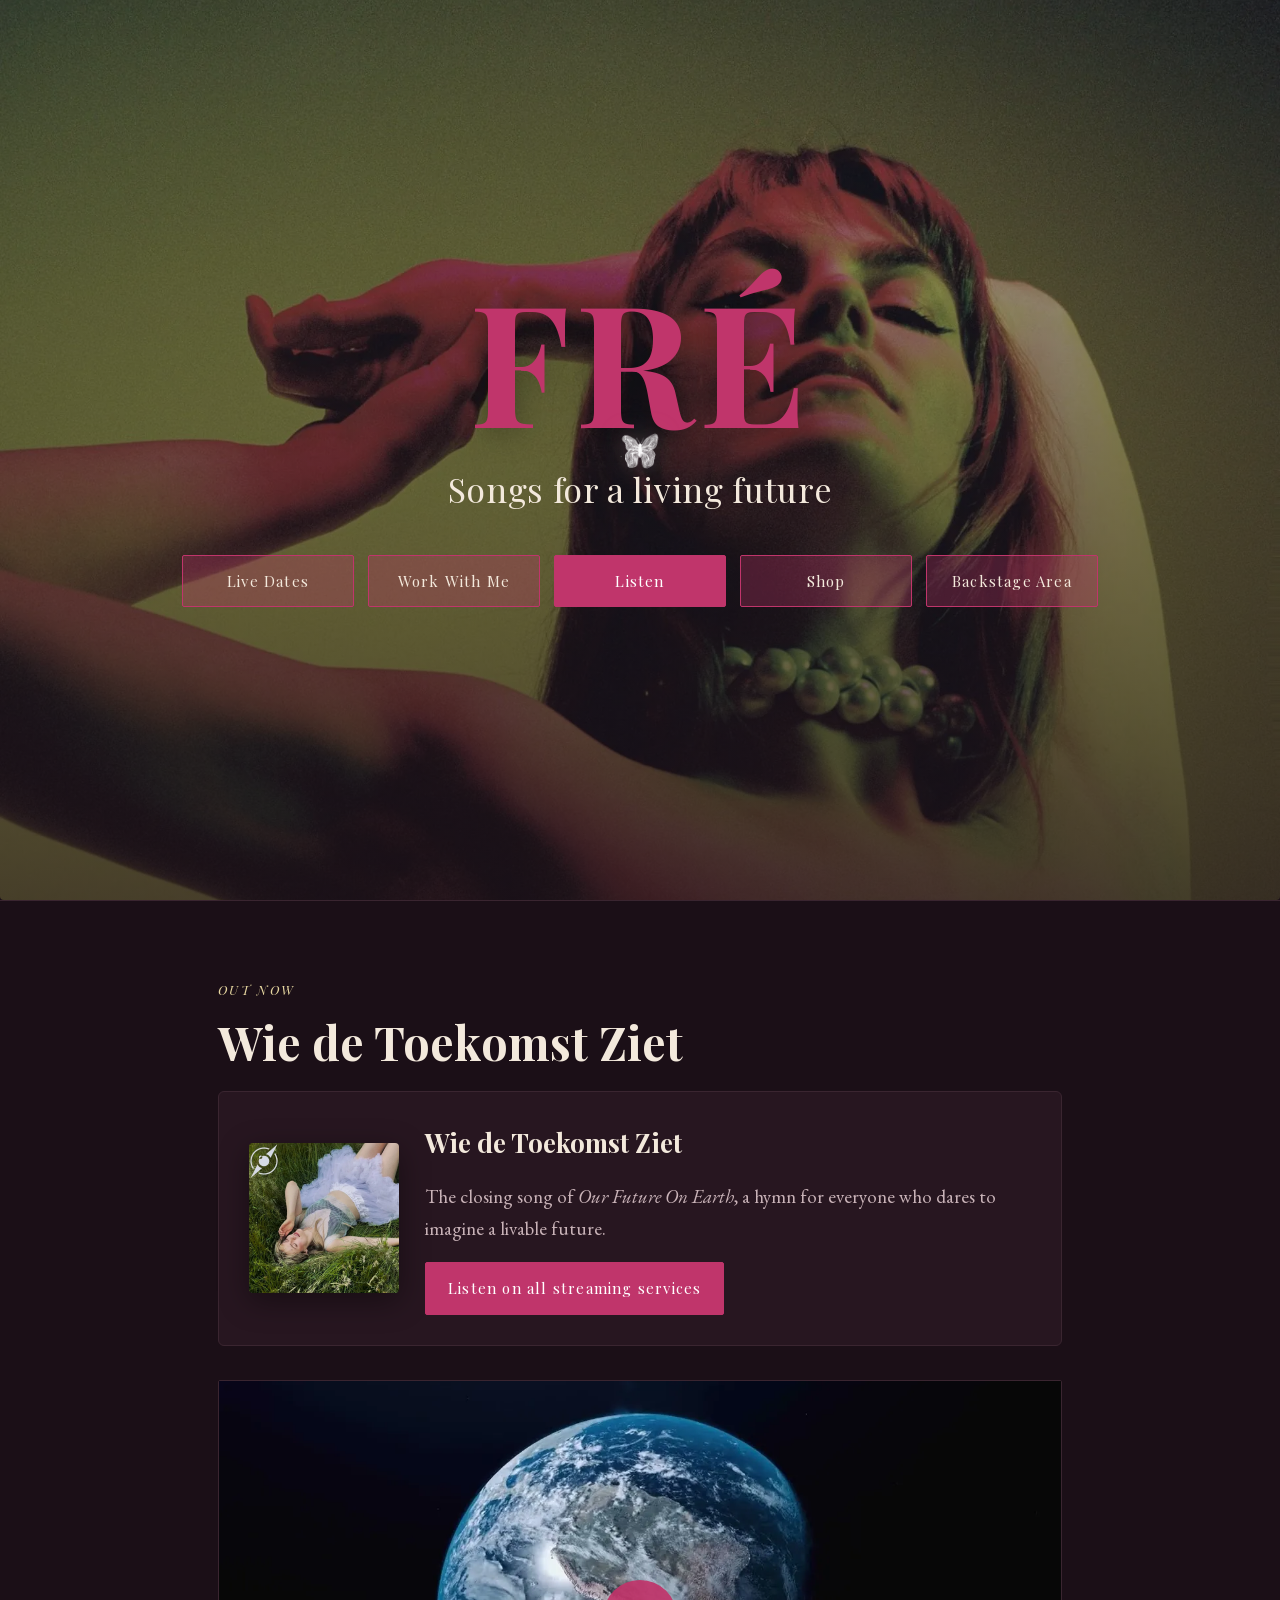
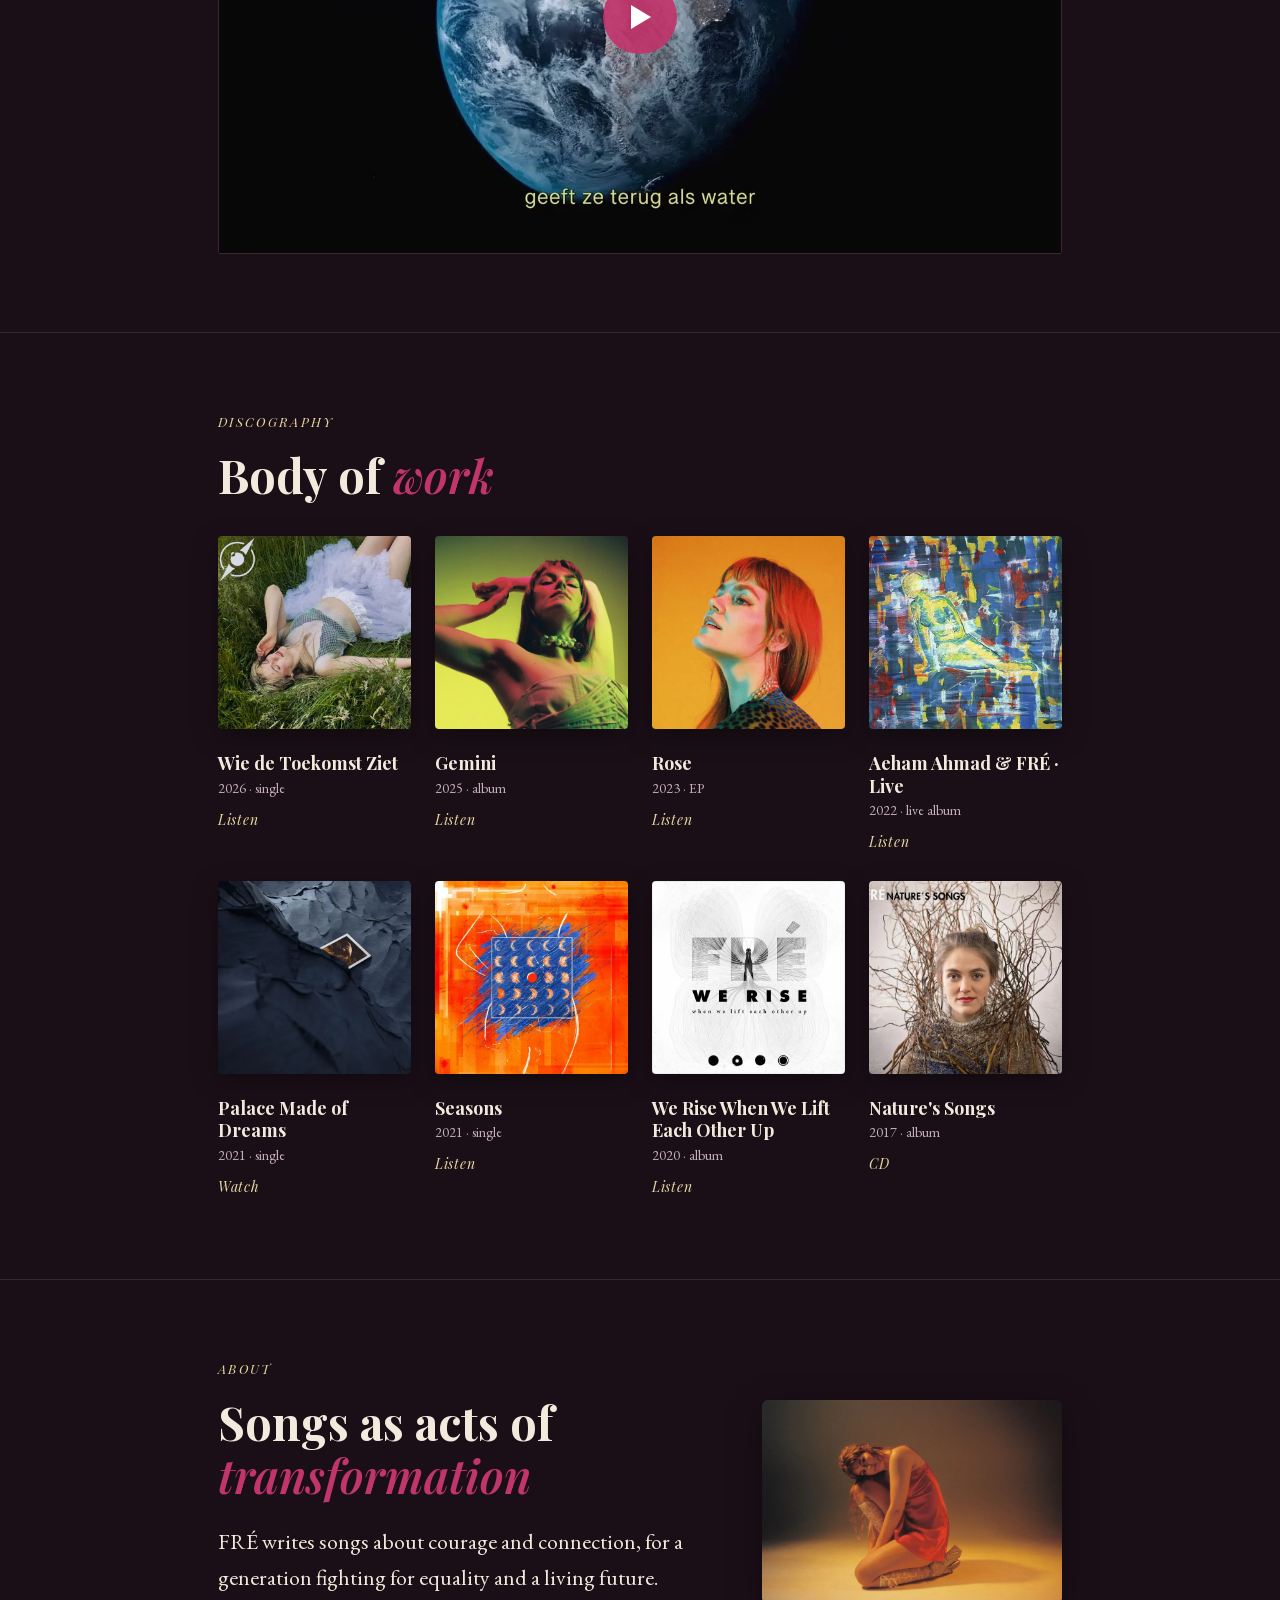
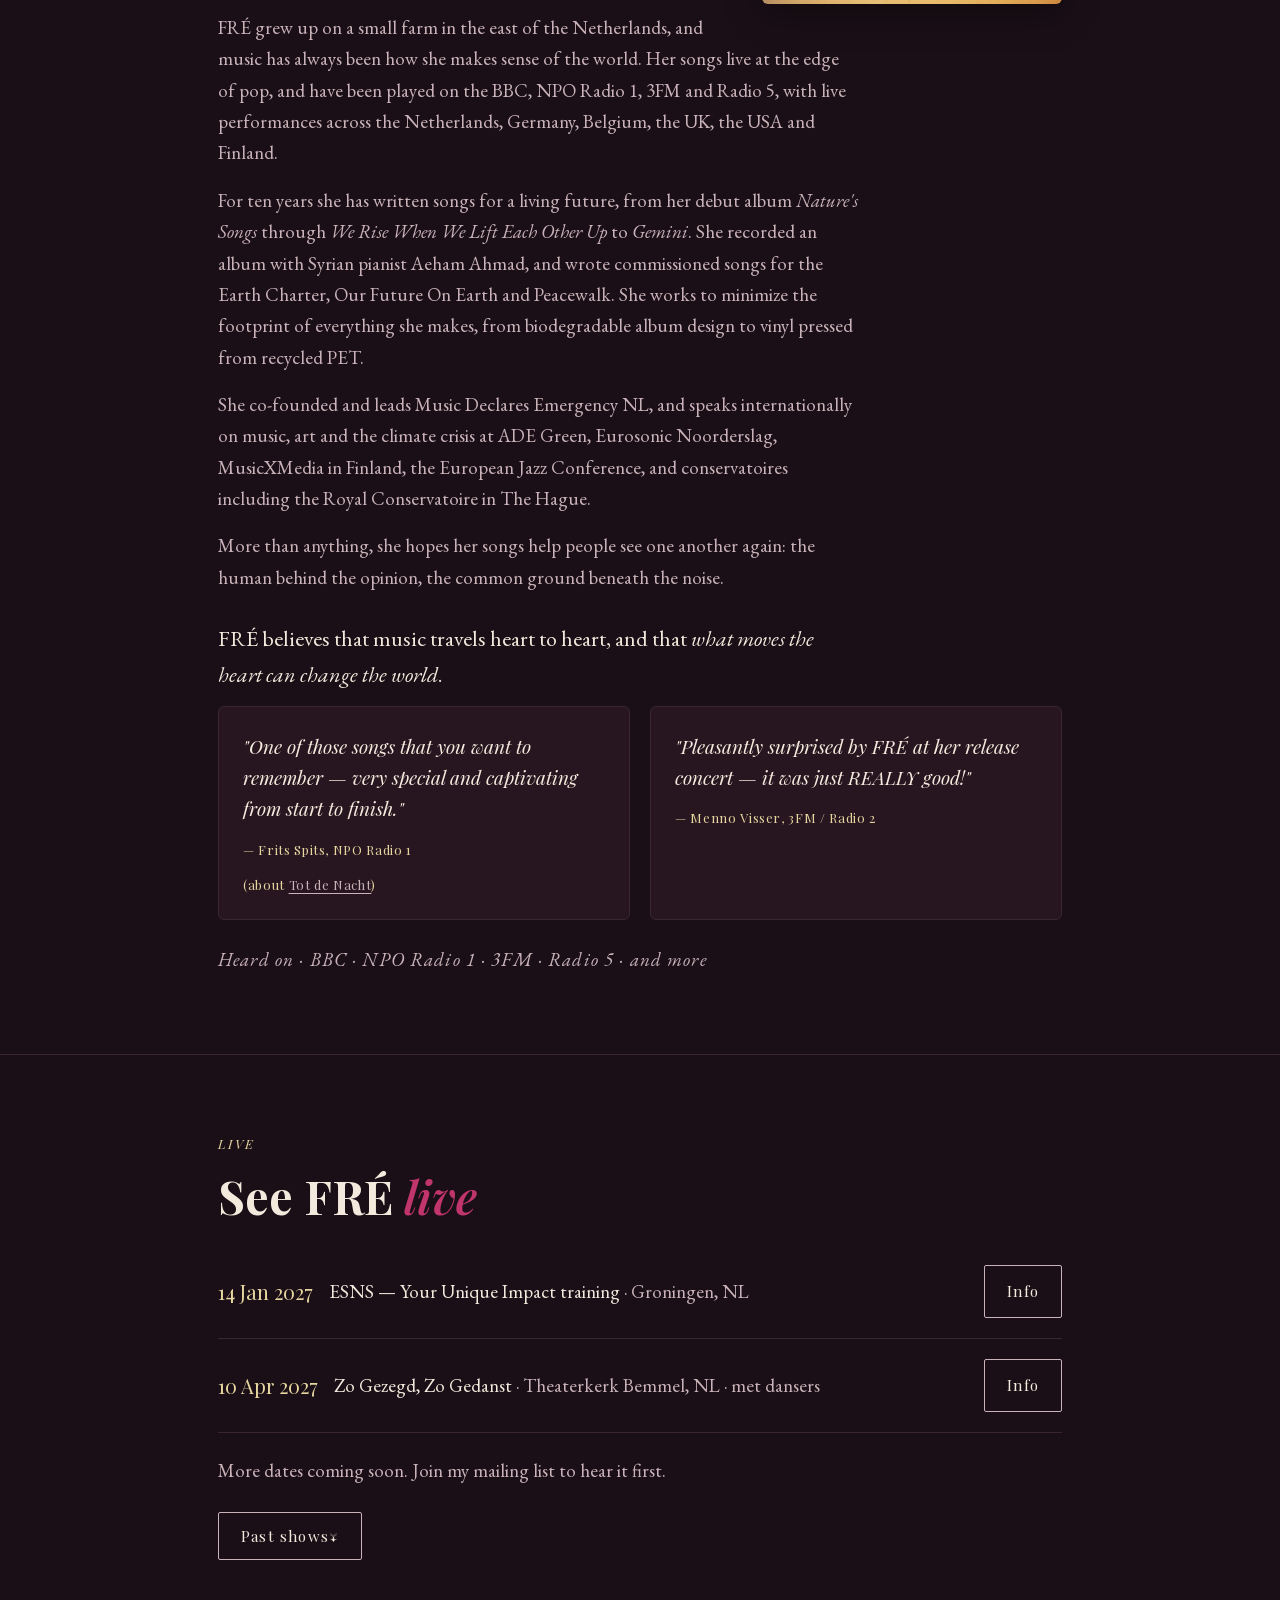
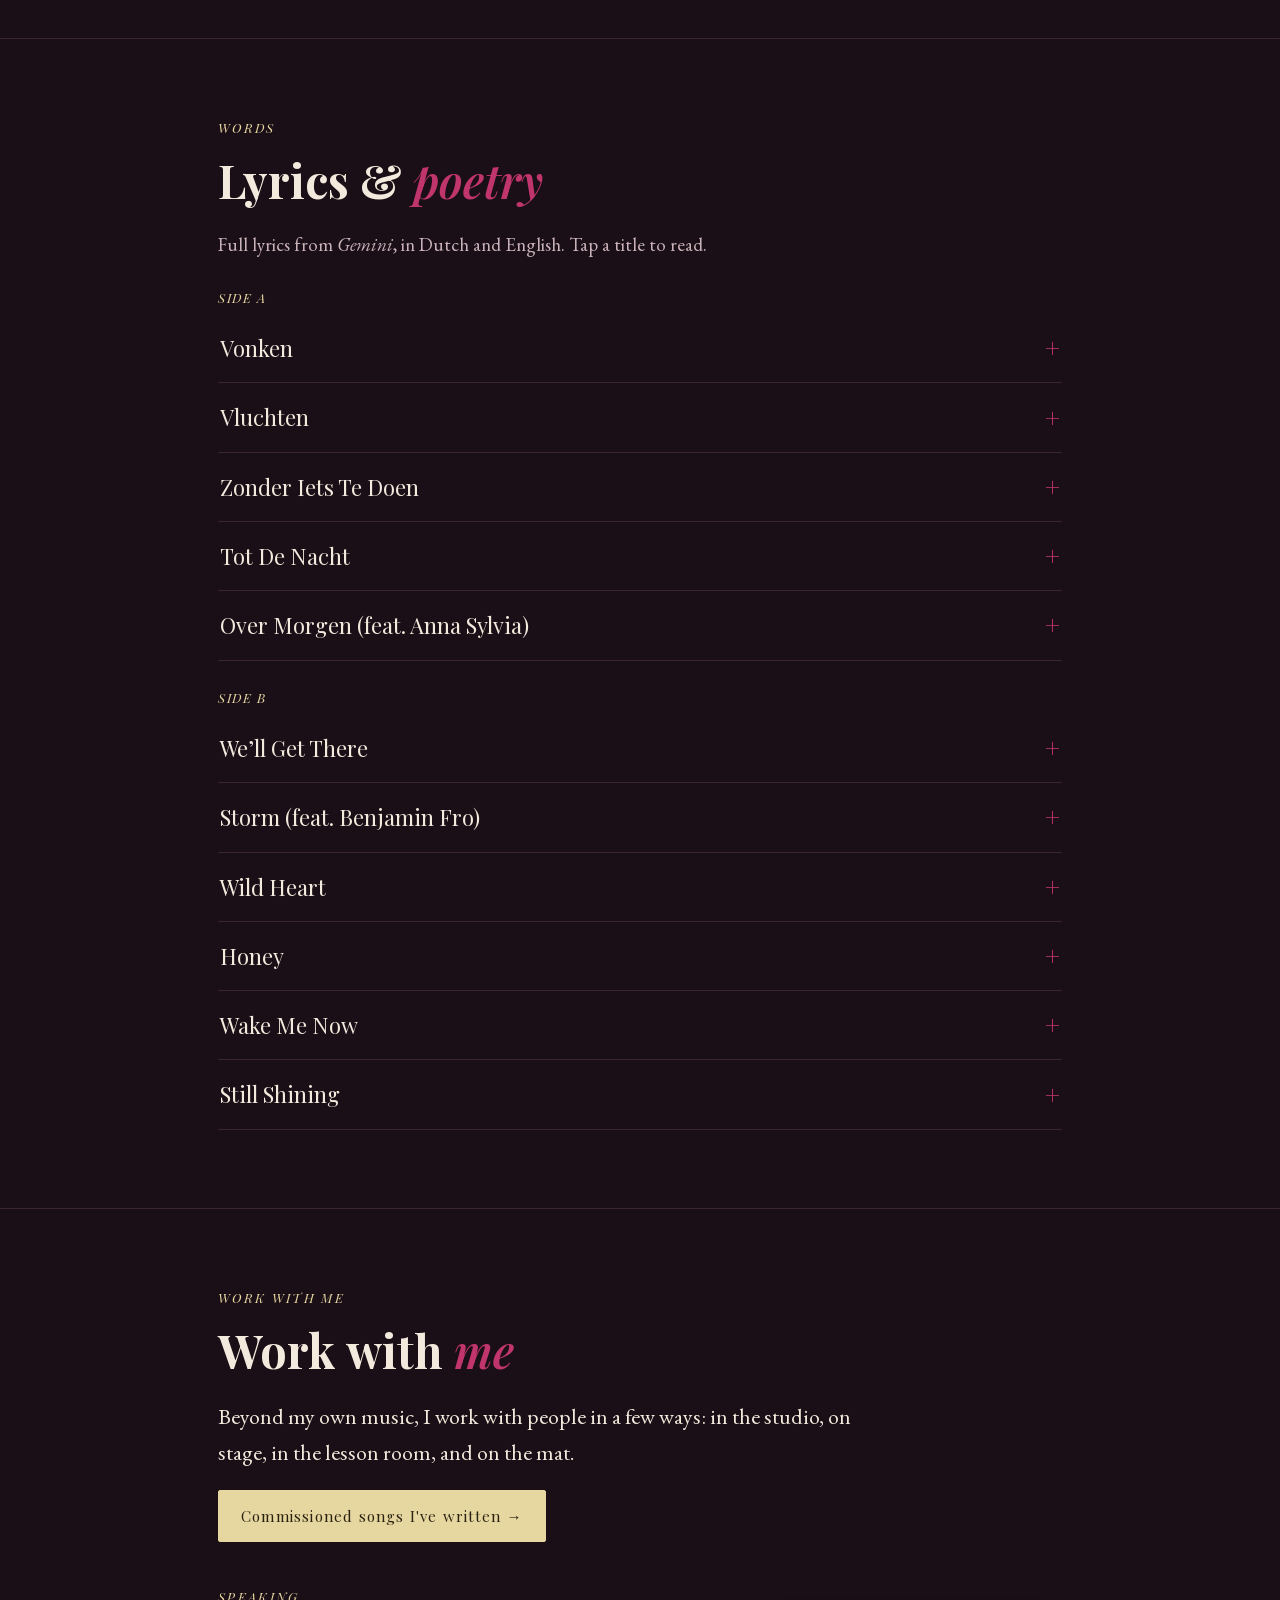
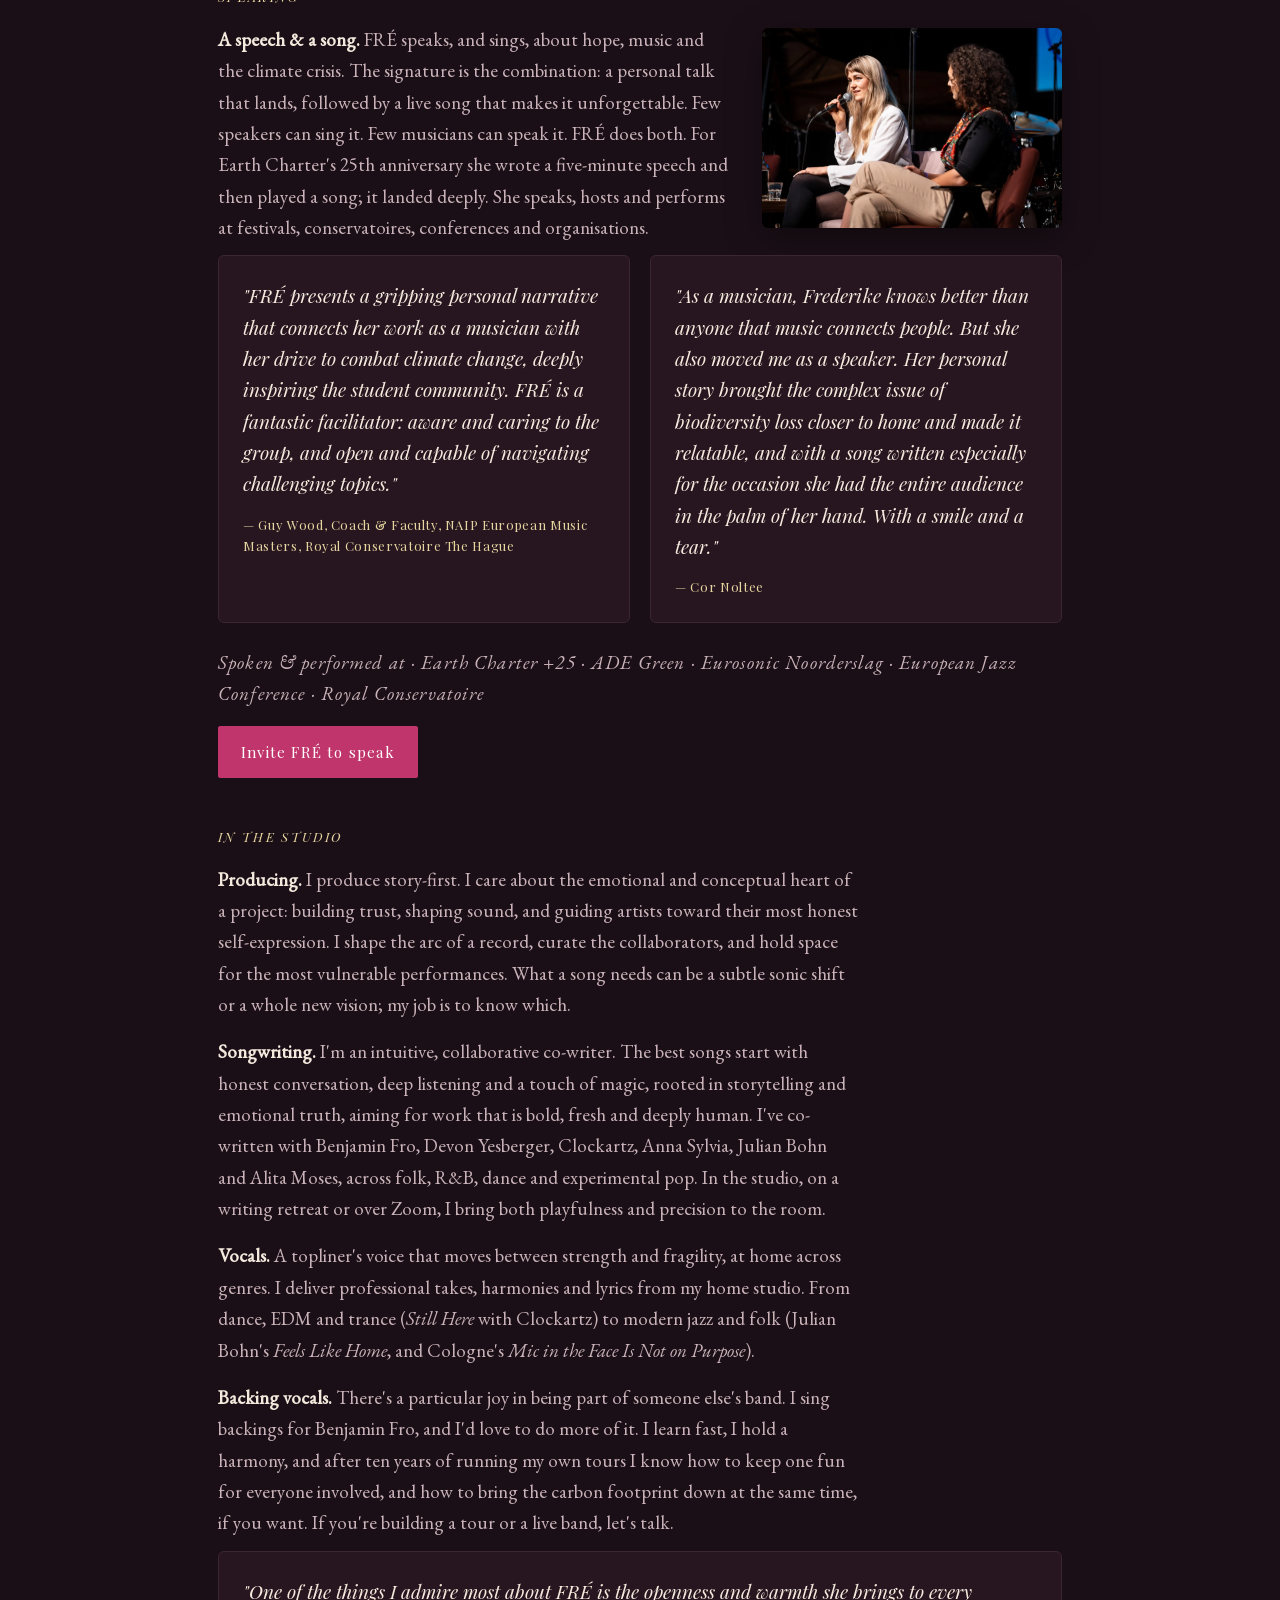
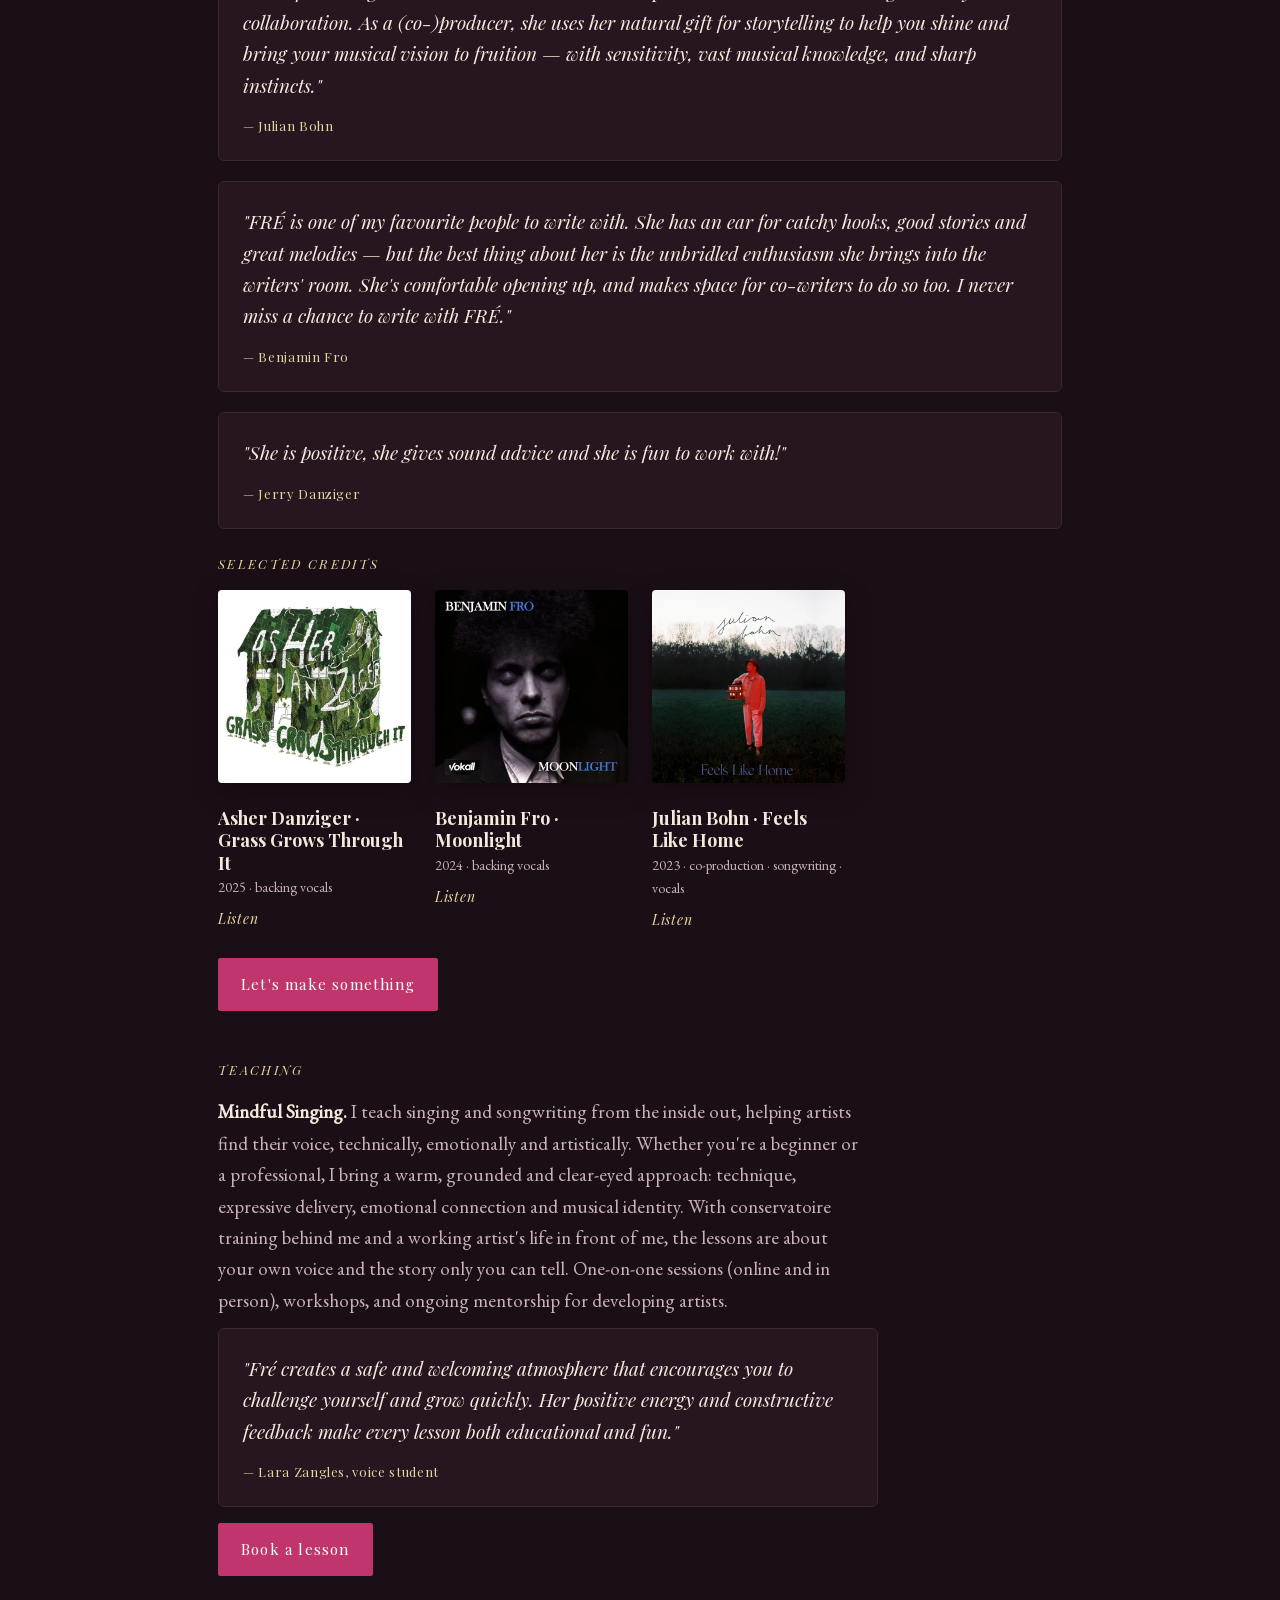
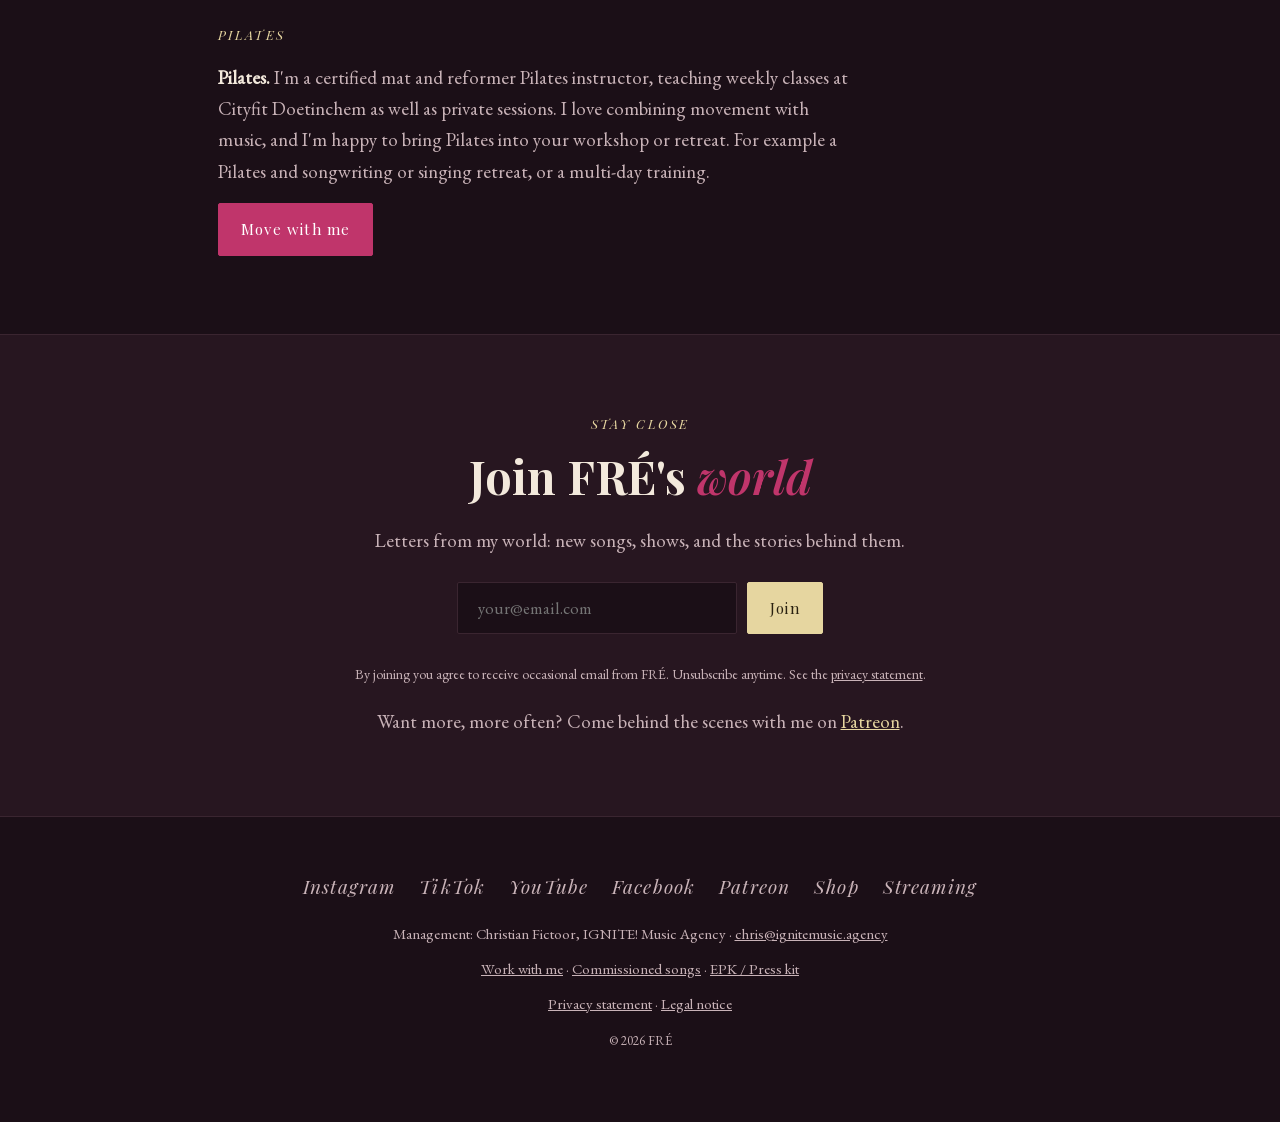
<file: index.html>
<!DOCTYPE html>
<html lang="en">
<head>
  <meta charset="UTF-8" />
  <meta name="viewport" content="width=device-width, initial-scale=1.0" />
  <meta name="robots" content="noindex, nofollow" />
  <link rel="canonical" href="https://frewrites.com/" />
  <title>FRÉ · Songs for a living future</title>
  <meta name="description" content="FRÉ writes songs about courage and connection, for a generation fighting for equality and a living future. Listen, watch live, and come into the world of FRÉ." />
  <link rel="stylesheet" href="butterfly.css" />
  <link rel="icon" type="image/png" href="images/favicon.png" />
  <link rel="apple-touch-icon" href="images/apple-touch-icon.png" />
  <meta property="og:type" content="website" />
  <meta property="og:url" content="https://frewrites.com/" />
  <meta property="og:title" content="FRÉ · Songs for a living future" />
  <meta property="og:description" content="Songs about courage and connection, for a generation fighting for a living future." />
  <meta property="og:image" content="images/green-armsup-wide.jpeg" />
  <meta name="twitter:card" content="summary_large_image" />
  <link rel="stylesheet" href="fonts.css">
  <style>
    :root {
      --plum: #1b0f17;        /* deep aubergine background */
      --plum-soft: #271620;
      --cream: #f3e9dc;       /* warm off-white text */
      --muted: #c9b3b8;       /* dusty mauve */
      --magenta: #c0356b;     /* FRÉ logo pink */
      --gold: #e6d6a0;        /* Gemini gold/cream */
      --line: #3a2530;
      --max: 900px;
      --serif: "Playfair Display", Georgia, serif;
      --serif-body: "EB Garamond", Georgia, serif;
    }
    * { box-sizing: border-box; margin: 0; padding: 0; }
    html { scroll-behavior: auto; } /* Lenis handles smoothing */
    body {
      background: var(--plum);
      color: var(--cream);
      font-family: var(--serif-body);
      font-size: 19px;
      line-height: 1.65;
      -webkit-font-smoothing: antialiased;
    }
    .wrap { max-width: var(--max); margin: 0 auto; padding: 0 28px; }

    /* NAV */
    /* NAV, out of the way at the top, slides in once the hero is behind you */
    nav {
      position: fixed; top: 0; left: 0; right: 0; z-index: 900;
      display: flex; align-items: center; justify-content: center;
      gap: 22px; padding: 14px 20px; flex-wrap: wrap;
      font-family: var(--serif); font-style: italic;
      letter-spacing: 0.14em; font-size: 14px;
      background: rgba(27, 15, 23, 0.86);
      -webkit-backdrop-filter: blur(10px); backdrop-filter: blur(10px);
      border-bottom: 1px solid var(--line);
      transform: translateY(-100%); opacity: 0; pointer-events: none;
      transition: transform .45s cubic-bezier(.22,.61,.36,1), opacity .45s ease;
    }
    nav.visible { transform: none; opacity: 1; pointer-events: auto; }
    nav a { color: var(--cream); text-decoration: none; opacity: .85; }
    nav a:hover { opacity: 1; color: var(--gold); }
    nav .brand {
      font-style: normal; font-weight: 700; font-size: 24px;
      color: var(--magenta); letter-spacing: 0.04em; padding: 0 6px;
    }
    @media (max-width: 600px) {
      nav { gap: 14px; font-size: 12.5px; padding: 11px 14px; }
      nav .brand { font-size: 19px; }
    }

    /* HERO */
    .hero {
      /* full screen, so the next section never peeks over the fold.
         dvh (not svh): it tracks the viewport as browser bars hide and show */
      min-height: 100vh; min-height: 100dvh;
      display: flex; flex-direction: column;
      align-items: center; justify-content: center; text-align: center;
      padding: 60px 28px 80px;
      background:
        linear-gradient(180deg, rgba(27,15,23,.30), rgba(27,15,23,.78)),
        url('images/web/green-armsup-wide.webp') center 22%/cover no-repeat,
        var(--plum-soft);
      border-radius: 0 0 4px 4px;
    }
    .hero .logo {
      font-family: var(--serif); font-weight: 700; color: var(--magenta);
      font-size: clamp(72px, 18vw, 170px); line-height: 1; letter-spacing: 0.03em;
      text-shadow: 0 2px 30px rgba(0,0,0,.35);
    }
    .hero .tagline {
      font-family: var(--serif); color: var(--cream);
      font-size: clamp(22px, 3.4vw, 34px); margin-top: 18px; letter-spacing: 0.02em;
    }
    .hero .subtagline {
      font-family: var(--serif); font-style: italic; color: var(--muted);
      font-size: clamp(15px, 2.2vw, 19px); margin-top: 14px; max-width: 560px;
    }
    .actions { margin-top: 38px; display: flex; gap: 14px; justify-content: center; flex-wrap: wrap; }
    /* Buttons, one shape, five faces.
       Every button is the same size with the same 1px edge. Listen is the one
       filled button; everything else shares the magenta-outline face. */
    .btn {
      display: inline-flex; align-items: center; justify-content: center;
      box-sizing: border-box; min-height: 48px; padding: 13px 22px;
      border: 1px solid transparent; border-radius: 2px;
      text-decoration: none; font-family: var(--serif); font-size: 15px;
      letter-spacing: 0.08em; text-align: center;
      transition: transform .15s ease, background .2s ease, color .2s ease, border-color .2s ease;
    }
    .btn:hover { transform: translateY(-2px); }
    .hero .actions .btn { min-width: 172px; }

    /* magenta, filled, the main thing: hear the music */
    .btn-primary { background: var(--magenta); border-color: var(--magenta); color: #fff; }
    .btn-primary:hover { background: #d34279; border-color: #d34279; }

    /* gold, filled, the other thing worth doing: get on the list */
    .btn-gold { background: var(--gold); border-color: var(--gold); color: #2a2210; }
    .btn-gold:hover { background: #f0e3b8; border-color: #f0e3b8; }

    /* cream outline, plain places on this page */
    .btn-ghost { border-color: var(--muted); color: var(--cream); }
    .btn-ghost:hover { border-color: var(--cream); background: rgba(243, 233, 220, 0.10); }

    /* magenta outline, tinted, the only door that leaves the site */
    .btn-backstage { border-color: var(--magenta); color: var(--cream); background: rgba(192, 53, 107, 0.30); }
    .btn-backstage:hover { background: rgba(192, 53, 107, 0.52); }

    section { padding: 78px 0; border-top: 1px solid var(--line); }
    .eyebrow { color: var(--gold); font-family: var(--serif); font-style: italic; letter-spacing: 0.18em; text-transform: uppercase; font-size: 13px; margin-bottom: 16px; }
    h2 { font-family: var(--serif); font-weight: 700; font-size: clamp(30px, 5vw, 46px); line-height: 1.15; margin-bottom: 22px; }
    h2 em { color: var(--magenta); font-style: italic; }
    p.lead { font-size: 22px; max-width: 640px; }
    p.body { color: var(--muted); max-width: 640px; margin-top: 16px; }

    /* LISTEN */
    .release {
      background: var(--plum-soft); border: 1px solid var(--line); border-radius: 6px;
      padding: 30px; display: flex; gap: 26px; align-items: center; flex-wrap: wrap;
    }
    .release .art {
      width: 150px; height: 150px; border-radius: 4px; flex: none;
      object-fit: cover; box-shadow: 0 8px 30px rgba(0,0,0,.4);
    }
    .portrait {
      width: 300px; max-width: 42%; border-radius: 6px; float: right;
      margin: 4px 0 16px 30px; box-shadow: 0 10px 36px rgba(0,0,0,.4);
    }
    .words-cover { width: 200px; border-radius: 4px; margin-top: 24px; box-shadow: 0 8px 30px rgba(0,0,0,.4); }
    @media (max-width: 600px) { .portrait { float: none; width: 100%; max-width: 100%; margin: 0 0 20px; } }
    .release .meta { flex: 1; min-width: 220px; }
    .release h3 { font-family: var(--serif); font-size: 26px; margin-bottom: 6px; }

    /* DISCOGRAPHY */
    .disco-grid { display: grid; grid-template-columns: repeat(auto-fill, minmax(160px, 1fr)); gap: 24px; margin-top: 12px; }
    .disco .cover { width: 100%; aspect-ratio: 1/1; border-radius: 4px; object-fit: cover; box-shadow: 0 8px 26px rgba(0,0,0,.35); }
    .disco .cover.ph { background: linear-gradient(135deg, #7a8a3e, #c0356b); display: flex; align-items: center; justify-content: center; text-align: center; padding: 16px; color: #fff; font-family: var(--serif); font-style: italic; font-size: 16px; line-height: 1.3; }
    .disco h4 { font-family: var(--serif); font-size: 18px; margin-top: 14px; line-height: 1.25; }
    .disco .yr { color: var(--muted); font-size: 14px; margin-top: 2px; }
    .disco a { display: inline-block; margin-top: 8px; color: var(--gold); text-decoration: none; font-family: var(--serif); font-style: italic; font-size: 14px; letter-spacing: 0.05em; }
    .disco a:hover { color: var(--magenta); }

    /* QUOTES */
    .quotes { display: grid; gap: 20px; grid-template-columns: 1fr 1fr; margin-top: 12px; }
    /* long quotes read badly in narrow columns, stack them as full-width rows */
    .quotes.three { grid-template-columns: 1fr; }
    .quotes.one { grid-template-columns: 1fr; max-width: 660px; }
    .quote { background: var(--plum-soft); border: 1px solid var(--line); border-radius: 6px; padding: 24px; }
    .quote p { font-family: var(--serif); font-style: italic; font-size: 19px; }
    .quote .nb { display: inline; white-space: nowrap; color: inherit; font: inherit; margin: 0; letter-spacing: inherit; }
    .quote span { display: block; margin-top: 14px; color: var(--gold); font-size: 13px; font-style: normal; letter-spacing: 0.05em; font-family: var(--serif); }
    .quote-about { display: inline; margin-top: 0; color: var(--muted); }
    .quote-about a { color: var(--muted); text-decoration: underline; text-underline-offset: 3px; transition: color .2s ease; }
    .quote-about a:hover { color: var(--magenta); }
    .radios { margin-top: 24px; color: var(--muted); font-style: italic; letter-spacing: 0.06em; }

    /* SHOWS */
    .video { position: relative; aspect-ratio: 16 / 9; margin-top: 34px; border: 1px solid var(--line); border-radius: 2px; overflow: hidden; background: #000; }
    .video iframe { position: absolute; inset: 0; width: 100%; height: 100%; border: 0; display: block; }
    /* click-to-load video: nothing is sent to YouTube until the visitor presses play */
    .ytfacade { cursor: pointer; }
    .ytfacade img { position: absolute; inset: 0; width: 100%; height: 100%; object-fit: cover; display: block; }
    .ytfacade .ytplay { position: absolute; top: 50%; left: 50%; transform: translate(-50%, -50%); width: 74px; height: 74px; border: 0; border-radius: 50%; background: rgba(192,53,107,.92); cursor: pointer; transition: background .2s ease, transform .2s ease; }
    .ytfacade .ytplay::before { content: ""; display: block; width: 0; height: 0; margin-left: 28px; border-style: solid; border-width: 12px 0 12px 20px; border-color: transparent transparent transparent #fff; }
    .ytfacade:hover .ytplay { background: rgba(192,53,107,1); transform: translate(-50%, -50%) scale(1.06); }
    .show { display: flex; justify-content: space-between; align-items: center; gap: 16px; padding: 20px 0; border-bottom: 1px solid var(--line); flex-wrap: wrap; }
    .show .date { color: var(--gold); font-family: var(--serif); font-size: 20px; min-width: 90px; }
    .show .name { flex: 1; min-width: 200px; }
    #past-wrap { margin-top: 26px; }
    #past-toggle { cursor: pointer; background: none; font-family: var(--serif); font-size: 15px; letter-spacing: 0.08em; }
    #past-toggle::after { content: " ↓"; }
    #past-toggle[aria-expanded="true"]::after { content: " ↑"; }
    #past-list { margin-top: 18px; }
    #past-list .show { opacity: 0.62; }
    #past-list .show:hover { opacity: 1; }
    #past-list .show .date { color: var(--muted); }

    /* JOIN */
    .join { text-align: center; background: var(--plum-soft); }
    .form { margin-top: 26px; display: flex; gap: 10px; justify-content: center; flex-wrap: wrap; }
    .form input { padding: 14px 20px; border-radius: 2px; border: 1px solid var(--line); background: var(--plum); color: var(--cream); min-width: 280px; font-family: var(--serif-body); font-size: 17px; }

    /* FOOTER */
    footer { padding: 54px 0 70px; border-top: 1px solid var(--line); text-align: center; color: var(--muted); }
    .socials { display: flex; gap: 24px; justify-content: center; margin-bottom: 20px; flex-wrap: wrap; font-family: var(--serif); font-style: italic; letter-spacing: 0.06em; }
    .socials a { text-decoration: none; color: var(--muted); }
    .socials a:hover { color: var(--gold); }
    .loves { font-family: var(--serif); font-style: italic; color: var(--magenta); font-size: 20px; }
    .work { margin-top: 18px; font-size: 15px; }
    .work a { color: var(--muted); }

    @media (max-width: 600px) { .quotes { grid-template-columns: 1fr; } nav { gap: 16px; } }

    /* ✨ SPARKLES */
    /* scroll reveal, cinematic, staggered */
    .reveal { opacity: 0; transform: translateY(42px); filter: blur(7px); transition: opacity .9s cubic-bezier(.22,.61,.36,1), transform .9s cubic-bezier(.22,.61,.36,1), filter .9s ease; }
    .reveal.in { opacity: 1; transform: none; filter: none; }
    @media (prefers-reduced-motion: reduce) { .reveal { opacity: 1; transform: none; filter: none; transition: none; } }

    /* delightful hovers */
    .disco .cover { transition: transform .45s cubic-bezier(.22,.61,.36,1), box-shadow .45s ease; }
    .disco:hover .cover { transform: translateY(-10px) scale(1.06); box-shadow: 0 24px 52px rgba(192,53,107,.48); }
    .release .art { transition: transform .35s ease; }
    .release:hover .art { transform: scale(1.04) rotate(-1.5deg); }
    h2, .disco h4 { transition: color .25s ease; }
    h2:hover { color: var(--gold); }

    /* WORDS / lyrics accordion */
    .lyrics-wrap{margin-top:14px}
    .side-label{color:var(--gold);font-family:var(--serif);font-style:italic;letter-spacing:.12em;text-transform:uppercase;font-size:13px;margin:26px 0 6px}
    details.song{border-bottom:1px solid var(--line)}
    details.song>summary{cursor:pointer;list-style:none;padding:16px 2px;font-family:var(--serif);font-size:22px;color:var(--cream);display:flex;align-items:center;justify-content:space-between;transition:color .2s}
    details.song>summary::-webkit-details-marker{display:none}
    details.song>summary:hover{color:var(--gold)}
    details.song>summary::after{content:'+';color:var(--magenta);font-family:var(--serif);font-size:26px;margin-left:16px;line-height:1}
    details.song[open]>summary::after{content:'–'}
    details.song .lyrics{color:var(--muted);font-family:var(--serif-body);font-size:18px;line-height:1.55;padding:2px 2px 26px;white-space:pre-line}
  </style>
</head>
<body>

  <!-- NAV -->
  <nav>
    <a href="#listen">Music</a>
    <a href="#live">Live</a>
    <a href="#about">About</a>
    <span class="brand">FRÉ</span>
    <a href="#work">Work with me</a>
    <a href="for-organizations.html">Commissions</a>
    <a href="#join">Join</a>
  </nav>

  <!-- HERO -->
  <header class="hero">
    <div class="logo">FRÉ</div>
    <div class="tagline">Songs for a living future</div>
    <div class="actions">
      <a class="btn btn-backstage" href="#live">Live Dates</a>
      <a class="btn btn-backstage" href="#work">Work With Me</a>
      <a class="btn btn-primary" href="#listen">Listen</a>
      <a class="btn btn-backstage" href="https://frewrites.bandcamp.com/merch" target="_blank" rel="noopener">Shop</a>
      <a class="btn btn-backstage" href="https://www.patreon.com/c/frewrites" target="_blank" rel="noopener">Backstage Area</a>
    </div>
  </header>

  <!-- LISTEN -->
  <section id="listen">
    <div class="wrap">
      <div class="eyebrow">Out now</div>
      <h2>Wie de Toekomst Ziet</h2>
      <div class="release">
        <img class="art" src="images/web/wdtz-artwork.webp" alt="Wie de Toekomst Ziet · artwork" />
        <div class="meta">
          <h3>Wie de Toekomst Ziet</h3>
          <p class="body">The closing song of <em>Our Future On Earth</em>, a hymn for everyone who dares to imagine a livable future.</p>
          <div class="actions" style="margin-top:18px; justify-content:flex-start;">
            <a class="btn btn-primary" href="https://orcd.co/wiedetoekomstziet" target="_blank" rel="noopener">Listen on all streaming services</a>
          </div>
        </div>
      </div>
      <div class="video ytfacade" data-embed="heApracr0-w" data-title="FRÉ · Wie de Toekomst Ziet (official video)">
        <img src="images/web/video/heApracr0-w.webp" alt="FRÉ · Wie de Toekomst Ziet" loading="lazy" />
        <button type="button" class="ytplay" aria-label="Play video: Wie de Toekomst Ziet"></button>
      </div>
    </div>
  </section>

  <!-- DISCOGRAPHY -->
  <section id="discography">
    <div class="wrap">
      <div class="eyebrow">Discography</div>
      <h2 style="margin-bottom:34px;">Body of <em>work</em></h2>
      <div class="disco-grid">
        <div class="disco">
          <img class="cover" src="images/web/wdtz-artwork.webp" alt="Wie de Toekomst Ziet" loading="lazy" />
          <h4>Wie de Toekomst Ziet</h4>
          <div class="yr">2026 · single</div>
          <a href="https://orcd.co/wiedetoekomstziet" target="_blank" rel="noopener">Listen</a>
        </div>
        <div class="disco">
          <img class="cover" src="images/web/gemini-cover.webp" alt="Gemini" loading="lazy" />
          <h4>Gemini</h4>
          <div class="yr">2025 · album</div>
          <a href="https://open.spotify.com/album/6V2wkJNb4lZJdk2QGBZSB4" target="_blank" rel="noopener">Listen</a>
        </div>
        <div class="disco">
          <img class="cover" src="images/web/rose-ep-cover.webp" alt="Rose EP" loading="lazy" />
          <h4>Rose</h4>
          <div class="yr">2023 · EP</div>
          <a href="https://open.spotify.com/album/21prpvfrkDcpTR7jtB0xBG" target="_blank" rel="noopener">Listen</a>
        </div>
        <div class="disco">
          <img class="cover" src="images/web/aeham-fre-live-cover.webp" alt="Aeham Ahmad &amp; FRÉ · Live" loading="lazy" />
          <h4>Aeham Ahmad &amp; FRÉ · Live</h4>
          <div class="yr">2022 · live album</div>
          <a href="https://frewrites.bandcamp.com/album/aeham-ahmad-fr-live" target="_blank" rel="noopener">Listen</a>
        </div>
        <div class="disco">
          <img class="cover" src="images/web/palace-cover.webp" alt="Palace Made of Dreams" loading="lazy" />
          <h4>Palace Made of Dreams</h4>
          <div class="yr">2021 · single</div>
          <a href="https://www.youtube.com/watch?v=hHNtWA1HNdc" target="_blank" rel="noopener">Watch</a>
        </div>
        <div class="disco">
          <img class="cover" src="images/web/seasons-cover.webp" alt="Seasons" loading="lazy" />
          <h4>Seasons</h4>
          <div class="yr">2021 · single</div>
          <a href="https://open.spotify.com/album/6txusfxkEopeZr6IfvU4f9" target="_blank" rel="noopener">Listen</a>
        </div>
        <div class="disco">
          <img class="cover" src="images/web/we-rise-cover.webp" alt="We Rise When We Lift Each Other Up" loading="lazy" />
          <h4>We Rise When We Lift Each Other Up</h4>
          <div class="yr">2020 · album</div>
          <a href="https://open.spotify.com/album/2SCqN1QSFbKr2sFO4sLBHD" target="_blank" rel="noopener">Listen</a>
        </div>
        <div class="disco">
          <img class="cover" src="images/web/natures-songs-cover.webp" alt="Nature's Songs" loading="lazy" />
          <h4>Nature's Songs</h4>
          <div class="yr">2017 · album</div>
          <a href="https://frewrites.bandcamp.com/merch" target="_blank" rel="noopener">CD</a>
        </div>
      </div>
    </div>
  </section>

  <!-- ABOUT -->
  <section id="about">
    <div class="wrap">
      <div class="eyebrow">About</div>
      <img class="portrait" src="images/web/red-slip-warm.webp" alt="FRÉ" loading="lazy" />
      <h2>Songs as acts of <em>transformation</em></h2>
      <p class="lead">FRÉ writes songs about courage and connection, for a generation fighting for equality and a living future.</p>
      <p class="body">FRÉ grew up on a small farm in the east of the Netherlands, and music has always been how she makes sense of the world. Her songs live at the edge of pop, and have been played on the BBC, NPO Radio 1, 3FM and Radio 5, with live performances across the Netherlands, Germany, Belgium, the UK, the USA and Finland.</p>
      <p class="body">For ten years she has written songs for a living future, from her debut album <em>Nature's Songs</em> through <em>We Rise When We Lift Each Other Up</em> to <em>Gemini</em>. She recorded an album with Syrian pianist Aeham Ahmad, and wrote commissioned songs for the Earth Charter, Our Future On Earth and Peacewalk. She works to minimize the footprint of everything she makes, from biodegradable album design to vinyl pressed from recycled PET.</p>
      <p class="body">She co-founded and leads Music Declares Emergency NL, and speaks internationally on music, art and the climate crisis at ADE Green, Eurosonic Noorderslag, MusicXMedia in Finland, the European Jazz Conference, and conservatoires including the Royal Conservatoire in The Hague.</p>
      <p class="body">More than anything, she hopes her songs help people see one another again: the human behind the opinion, the common ground beneath the noise.</p>
      <p class="lead" style="margin-top:28px;">FRÉ believes that music travels heart to heart, and that <em>what moves the heart can change the world</em>.</p>
      <div class="quotes">
        <div class="quote">
          <p>"One of those songs that you want to remember — very special and captivating from start to finish."</p>
          <span>— Frits Spits, NPO Radio 1 <span class="quote-about">(about <a href="https://open.spotify.com/track/1L3IYijBGK8oFVMWMPnskJ" target="_blank" rel="noopener">Tot de Nacht</a>)</span></span>
        </div>
        <div class="quote">
          <p>"Pleasantly surprised by FRÉ at her release concert — it was just REALLY good!"</p>
          <span>— Menno Visser, 3FM / Radio 2</span>
        </div>
      </div>
      <div class="radios">Heard on · BBC · NPO Radio 1 · 3FM · Radio 5 · and more</div>
    </div>
  </section>

  <!-- LIVE -->
  <section id="live">
    <div class="wrap">
      <div class="eyebrow">Live</div>
      <h2>See FRÉ <em>live</em></h2>
      <!-- DATES:START (bewerkt via FRÉ Studio, niet met de hand aanpassen tussen deze markers) -->
      <div class="show" data-date="2026-06-28">
        <div class="date">28 Jun</div>
        <div class="name">Defqon.1 — end show feature <span style="color:var(--muted)">· Biddinghuizen, NL</span></div>
        <a class="btn btn-ghost" href="https://open.spotify.com/artist/7cFNGgU48VYaTwv7lDQVaf" target="_blank" rel="noopener">Info</a>
      </div>
      <div class="show" data-date="2026-08-06">
        <div class="date">06 Aug</div>
        <div class="name">Forest Festival — Cinetree <span style="color:var(--muted)">· Amsterdamse Bostheater, NL</span></div>
        <a class="btn btn-ghost" href="https://bostheater.nl/ons-programma/cinetree/" target="_blank" rel="noopener">Info</a>
      </div>
      <div class="show" data-date="2026-08-21">
        <div class="date">21 Aug</div>
        <div class="name">Campfire concert — Groen Traineeship <span style="color:var(--muted)">· Landgoed Zonneheuvel, Doorn (NL)</span></div>
        <a class="btn btn-ghost" href="https://www.groentraineeship.nl/project/welkom-in-het-symbioceen/" target="_blank" rel="noopener">Info</a>
      </div>
      <div class="show" data-date="2026-09-04">
        <div class="date">04 Sep</div>
        <div class="name">Mic In The Face feat. FRÉ <span style="color:var(--muted)">· Odonien, Cologne (DE)</span></div>
        <a class="btn btn-ghost" href="https://jobeyer.com/mitfinop" target="_blank" rel="noopener">Info</a>
      </div>
      <div class="show" data-date="2026-09-18">
        <div class="date">18 Sep</div>
        <div class="name">FRÉ meets Maarten Voortman <span style="color:var(--muted)">· Cultura Natura, Doetinchem · clothing sale</span></div>
        <a class="btn btn-ghost" href="#join">Info</a>
      </div>
      <div class="show" data-date="2026-10-23">
        <div class="date">23 Oct 2026</div>
        <div class="name">ADE Green — Your Unique Impact training <span style="color:var(--muted)">· Amsterdam, NL</span></div>
        <a class="btn btn-ghost" href="https://www.amsterdam-dance-event.nl/en/artists-speakers/fre/2812453/" target="_blank" rel="noopener">Info</a>
      </div>
      <div class="show" data-date="2027-01-14">
        <div class="date">14 Jan 2027</div>
        <div class="name">ESNS — Your Unique Impact training <span style="color:var(--muted)">· Groningen, NL</span></div>
        <a class="btn btn-ghost" href="https://esns.nl/en/esns/news/first-speakers-for-esns-conference-2027-announced/" target="_blank" rel="noopener">Info</a>
      </div>
      <div class="show" data-date="2027-04-10">
        <div class="date">10 Apr 2027</div>
        <div class="name">Zo Gezegd, Zo Gedanst <span style="color:var(--muted)">· Theaterkerk Bemmel, NL · met dansers</span></div>
        <a class="btn btn-ghost" href="#join">Info</a>
      </div>
      <!-- DATES:END -->
      <p class="body" id="no-upcoming" hidden style="margin-top:22px;">No shows on the calendar right now. Join the list below to hear about the next one first.</p>
      <p class="body" id="more-dates" style="margin-top:22px;">More dates coming soon. Join my mailing list to hear it first.</p>
      <div id="past-wrap" hidden>
        <button type="button" id="past-toggle" class="btn btn-ghost" aria-expanded="false" aria-controls="past-list">Past shows</button>
        <div id="past-list" hidden>
        <div class="show" data-date="2026-05-24">
          <div class="date">24 May 2026</div>
          <div class="name">Festival Achterland <span style="color:var(--muted)">· Doetinchem</span></div>
        </div>
        <div class="show" data-date="2026-03-13">
          <div class="date">13 Mar 2026</div>
          <div class="name">Goudse Schouwburg <span style="color:var(--muted)">· Gouda</span></div>
        </div>
        <div class="show" data-date="2026-01-05">
          <div class="date">05 Jan 2026</div>
          <div class="name">FRÉ + Emma Luca + Marise <span style="color:var(--muted)">· Doetinchem</span></div>
        </div>
        <div class="show" data-date="2025-12-02">
          <div class="date">02 Dec 2025</div>
          <div class="name">Yoursafe Radio <span style="color:var(--muted)">· Amsterdam</span></div>
        </div>
        <div class="show" data-date="2025-11-22">
          <div class="date">22 Nov 2025</div>
          <div class="name">Streeckgenoot <span style="color:var(--muted)">· Doetinchem</span></div>
        </div>
        <div class="show" data-date="2025-11-06">
          <div class="date">06 Nov 2025</div>
          <div class="name">Theater aan het Vrijthof <span style="color:var(--muted)">· Maastricht</span></div>
        </div>
        <div class="show" data-date="2025-09-28">
          <div class="date">28 Sep 2025</div>
          <div class="name">Luxor Live <span style="color:var(--muted)">· Arnhem</span></div>
        </div>
        <div class="show" data-date="2025-09-26">
          <div class="date">26 Sep 2025</div>
          <div class="name">Simplon <span style="color:var(--muted)">· Groningen</span></div>
        </div>
        <div class="show" data-date="2025-09-25">
          <div class="date">25 Sep 2025</div>
          <div class="name">FRÉ Gemini Album Release Party <span style="color:var(--muted)">· Amsterdam</span></div>
        </div>
        <div class="show" data-date="2025-08-15">
          <div class="date">15 Aug 2025</div>
          <div class="name">Graceland Festival <span style="color:var(--muted)">· Zeewolde</span></div>
        </div>
        <div class="show" data-date="2025-07-05">
          <div class="date">05 Jul 2025</div>
          <div class="name">Kulturraum3 <span style="color:var(--muted)">· Borken (Germany)</span></div>
        </div>
        <div class="show" data-date="2025-07-03">
          <div class="date">03 Jul 2025</div>
          <div class="name">Landgoed Zonheuvel <span style="color:var(--muted)">· Doorn</span></div>
        </div>
        <div class="show" data-date="2025-07-02">
          <div class="date">02 Jul 2025</div>
          <div class="name">Vredespaleis <span style="color:var(--muted)">· Den Haag</span></div>
        </div>
        <div class="show" data-date="2025-05-30">
          <div class="date">30 May 2025</div>
          <div class="name">Streeckgenoot <span style="color:var(--muted)">· Doetinchem</span></div>
        </div>
        <div class="show" data-date="2025-05-10">
          <div class="date">10 May 2025</div>
          <div class="name">Paardcafe <span style="color:var(--muted)">· Den Haag</span></div>
        </div>
        <div class="show" data-date="2025-05-04">
          <div class="date">04 May 2025</div>
          <div class="name">Gigant Muziekcafé <span style="color:var(--muted)">· Apeldoorn</span></div>
        </div>
        <div class="show" data-date="2025-04-10">
          <div class="date">10 Apr 2025</div>
          <div class="name">Klein Berlijn <span style="color:var(--muted)">· Utrecht</span></div>
        </div>
        <div class="show" data-date="2023-11-17">
          <div class="date">17 Nov 2023</div>
          <div class="name">FRÉ support for Bonomo <span style="color:var(--muted)">· Borken (DE)</span></div>
        </div>
        <div class="show" data-date="2023-10-03">
          <div class="date">03 Oct 2023</div>
          <div class="name">Constellations Residency | 03 – 09/10 <span style="color:var(--muted)">· Finland</span></div>
        </div>
        <div class="show" data-date="2023-09-29">
          <div class="date">29 Sep 2023</div>
          <div class="name">FRÉ EP Release Concert <span style="color:var(--muted)">· Arnhem</span></div>
        </div>
        <div class="show" data-date="2023-09-18">
          <div class="date">18 Sep 2023</div>
          <div class="name">Spreker @ VNPF congres <span style="color:var(--muted)">· Utrecht</span></div>
        </div>
        <div class="show" data-date="2023-09-15">
          <div class="date">15 Sep 2023</div>
          <div class="name">Constellations @ EJC | 15/09 – 17/09 <span style="color:var(--muted)">· Marseille (FR)</span></div>
        </div>
        <div class="show" data-date="2023-07-15">
          <div class="date">15 Jul 2023</div>
          <div class="name">FRÉ solo live on the radio <span style="color:var(--muted)">· Woerden</span></div>
        </div>
        <div class="show" data-date="2023-06-23">
          <div class="date">23 Jun 2023</div>
          <div class="name">FRÉ duo w. Julian Bohn <span style="color:var(--muted)">· Berlin (DE)</span></div>
        </div>
        <div class="show" data-date="2023-06-21">
          <div class="date">21 Jun 2023</div>
          <div class="name">FRÉ duo w. Julian Bohn <span style="color:var(--muted)">· Wageningen</span></div>
        </div>
        <div class="show" data-date="2023-06-21">
          <div class="date">21 Jun 2023</div>
          <div class="name">Speaker @ De Groene Route <span style="color:var(--muted)">· Cuijk</span></div>
        </div>
        <div class="show" data-date="2023-06-20">
          <div class="date">20 Jun 2023</div>
          <div class="name">De Melkweg <span style="color:var(--muted)">· Amsterdam</span></div>
        </div>
        <div class="show" data-date="2023-06-15">
          <div class="date">15 Jun 2023</div>
          <div class="name">FRÉ duo w. Julian Bohn <span style="color:var(--muted)">· Zwolle</span></div>
        </div>
        <div class="show" data-date="2023-06-10">
          <div class="date">10 Jun 2023</div>
          <div class="name">Singing backings for Benjamin Fro <span style="color:var(--muted)">· Almere</span></div>
        </div>
        <div class="show" data-date="2023-06-05">
          <div class="date">05 Jun 2023</div>
          <div class="name">Speaker @ Popronde Pre-Party <span style="color:var(--muted)">· Hilversum</span></div>
        </div>
        <div class="show" data-date="2023-05-29">
          <div class="date">29 May 2023</div>
          <div class="name">FRÉ solo <span style="color:var(--muted)">· Dalfssen</span></div>
        </div>
        <div class="show" data-date="2023-05-26">
          <div class="date">26 May 2023</div>
          <div class="name">FRÉ duo w. Wannes Notenbaert @ Friday’s For Future NL <span style="color:var(--muted)">· Utrecht</span></div>
        </div>
        <div class="show" data-date="2023-05-14">
          <div class="date">14 May 2023</div>
          <div class="name">FRÉ @ Ter Plekke met Dijkstra en Evenblij</div>
        </div>
        <div class="show" data-date="2023-05-12">
          <div class="date">12 May 2023</div>
          <div class="name">Kulturraum3 <span style="color:var(--muted)">· Borken (DE)</span></div>
        </div>
        <div class="show" data-date="2023-04-22">
          <div class="date">22 Apr 2023</div>
          <div class="name">FARB <span style="color:var(--muted)">· Borken (DE)</span></div>
        </div>
        <div class="show" data-date="2023-04-21">
          <div class="date">21 Apr 2023</div>
          <div class="name">Speaker @ Planet Jams <span style="color:var(--muted)">· The Hague</span></div>
        </div>
        <div class="show" data-date="2023-04-20">
          <div class="date">20 Apr 2023</div>
          <div class="name">Radio Interview <span style="color:var(--muted)">· Amsterdam</span></div>
        </div>
        <div class="show" data-date="2023-04-20">
          <div class="date">20 Apr 2023</div>
          <div class="name">Teaching a masterclass @ Conservatory of The Hague <span style="color:var(--muted)">· The Hague</span></div>
        </div>
        <div class="show" data-date="2023-04-05">
          <div class="date">05 Apr 2023</div>
          <div class="name">FRÉ solo @ Lerarencafé <span style="color:var(--muted)">· Amsterdam</span></div>
        </div>
        <div class="show" data-date="2023-04-01">
          <div class="date">01 Apr 2023</div>
          <div class="name">Booster Festival, Metropool <span style="color:var(--muted)">· Enschede</span></div>
        </div>
        <div class="show" data-date="2023-03-29">
          <div class="date">29 Mar 2023</div>
          <div class="name">FRÉ duo w. Julian Bohn <span style="color:var(--muted)">· Mechelen</span></div>
        </div>
        <div class="show" data-date="2023-03-16">
          <div class="date">16 Mar 2023</div>
          <div class="name">Speaker @ Birds of Paradise Festival <span style="color:var(--muted)">· Utrecht</span></div>
        </div>
        <div class="show" data-date="2023-03-09">
          <div class="date">09 Mar 2023</div>
          <div class="name">FRÉ duo w. Julian Bohn <span style="color:var(--muted)">· Amsterdam</span></div>
        </div>
        <div class="show" data-date="2023-02-09">
          <div class="date">09 Feb 2023</div>
          <div class="name">FRÉ duo w. Julian Bohn <span style="color:var(--muted)">· Bocholt (DE)</span></div>
        </div>
        <div class="show" data-date="2023-02-01">
          <div class="date">01 Feb 2023</div>
          <div class="name">Audrey&#x27;s <span style="color:var(--muted)">· Brummen</span></div>
        </div>
        <div class="show" data-date="2023-01-21">
          <div class="date">21 Jan 2023</div>
          <div class="name">Speaker at Eurosonic Noorderslag Conference <span style="color:var(--muted)">· Groningen</span></div>
        </div>
        <div class="show" data-date="2023-01-19">
          <div class="date">19 Jan 2023</div>
          <div class="name">FRÉ Pinguin showcase ESNS <span style="color:var(--muted)">· Groningen</span></div>
        </div>
        <div class="show" data-date="2023-01-17">
          <div class="date">17 Jan 2023</div>
          <div class="name">FRÉ duo w. Julian Bohn <span style="color:var(--muted)">· Wageningen</span></div>
        </div>
        <div class="show" data-date="2022-12-27">
          <div class="date">27 Dec 2022</div>
          <div class="name">Hot Jazz Club <span style="color:var(--muted)">· Münster (DE)</span></div>
        </div>
        <div class="show" data-date="2022-11-09">
          <div class="date">09 Nov 2022</div>
          <div class="name">FRÉ &amp; Jake Sherman <span style="color:var(--muted)">· Glasgow (UK)</span></div>
        </div>
        <div class="show" data-date="2022-11-08">
          <div class="date">08 Nov 2022</div>
          <div class="name">FRÉ &amp; Jake Sherman <span style="color:var(--muted)">· Derry (NI)</span></div>
        </div>
        <div class="show" data-date="2022-11-07">
          <div class="date">07 Nov 2022</div>
          <div class="name">FRÉ &amp; Jake Sherman <span style="color:var(--muted)">· Belfast (NI)</span></div>
        </div>
        <div class="show" data-date="2022-11-06">
          <div class="date">06 Nov 2022</div>
          <div class="name">FRÉ &amp; Jake Sherman <span style="color:var(--muted)">· Dromora (NI)</span></div>
        </div>
        <div class="show" data-date="2022-11-04">
          <div class="date">04 Nov 2022</div>
          <div class="name">FRÉ support voor Roos Blufpand <span style="color:var(--muted)">· Amsterdam</span></div>
        </div>
        <div class="show" data-date="2022-11-03">
          <div class="date">03 Nov 2022</div>
          <div class="name">FRÉ &amp; Jake Sherman <span style="color:var(--muted)">· Amsterdam</span></div>
        </div>
        <div class="show" data-date="2022-10-29">
          <div class="date">29 Oct 2022</div>
          <div class="name">MDE NL: Music Is Warming Up <span style="color:var(--muted)">· Amsterdam</span></div>
        </div>
        <div class="show" data-date="2022-10-28">
          <div class="date">28 Oct 2022</div>
          <div class="name">FRÉ &amp; Jake Sherman <span style="color:var(--muted)">· Deventer</span></div>
        </div>
        <div class="show" data-date="2022-10-27">
          <div class="date">27 Oct 2022</div>
          <div class="name">FRÉ &amp; Jake Sherman <span style="color:var(--muted)">· Doetinchem</span></div>
        </div>
        <div class="show" data-date="2022-10-21">
          <div class="date">21 Oct 2022</div>
          <div class="name">MDE NL + DGTL + Tolhuistuin <span style="color:var(--muted)">· Amsterdam</span></div>
        </div>
        <div class="show" data-date="2022-10-08">
          <div class="date">08 Oct 2022</div>
          <div class="name">FRÉ (solo) <span style="color:var(--muted)">· Tilburg</span></div>
        </div>
        <div class="show" data-date="2022-10-02">
          <div class="date">02 Oct 2022</div>
          <div class="name">FRÉ (Solo) <span style="color:var(--muted)">· Gendringen</span></div>
        </div>
        <div class="show" data-date="2022-03-18">
          <div class="date">18 Mar 2022</div>
          <div class="name">FRÉ &amp; Aeham Ahmad <span style="color:var(--muted)">· Ahaus</span></div>
        </div>
        <div class="show" data-date="2021-08-20">
          <div class="date">20 Aug 2021</div>
          <div class="name">Tucholsky Bühne <span style="color:var(--muted)">· Minden (DE)</span></div>
        </div>
        <div class="show" data-date="2021-07-25">
          <div class="date">25 Jul 2021</div>
          <div class="name">Haus Kump <span style="color:var(--muted)">· Münster (DE)</span></div>
        </div>
        <div class="show" data-date="2021-07-04">
          <div class="date">04 Jul 2021</div>
          <div class="name">Pick Up Sessions <span style="color:var(--muted)">· Amsterdam (NL)</span></div>
        </div>
        <div class="show" data-date="2020-12-27">
          <div class="date">27 Dec 2020</div>
          <div class="name">Hot Jazz Club <span style="color:var(--muted)">· Münster (DE)</span></div>
        </div>
        <div class="show" data-date="2020-11-01">
          <div class="date">01 Nov 2020</div>
          <div class="name">Muziekgebouw Eindhoven <span style="color:var(--muted)">· Online</span></div>
        </div>
        <div class="show" data-date="2020-10-10">
          <div class="date">10 Oct 2020</div>
          <div class="name">Jazzclub Minden <span style="color:var(--muted)">· Minden</span></div>
        </div>
        <div class="show" data-date="2020-09-24">
          <div class="date">24 Sep 2020</div>
          <div class="name">Rock&#x27;n&#x27;Pop Museum <span style="color:var(--muted)">· Gronau</span></div>
        </div>
        <div class="show" data-date="2020-09-20">
          <div class="date">20 Sep 2020</div>
          <div class="name">FRÉ Duo – Theater On Tour <span style="color:var(--muted)">· Enschede (NL)</span></div>
        </div>
        <div class="show" data-date="2020-09-19">
          <div class="date">19 Sep 2020</div>
          <div class="name">FRÉ Duo – Theater On Tour <span style="color:var(--muted)">· Enschede (NL)</span></div>
        </div>
        <div class="show" data-date="2020-08-02">
          <div class="date">02 Aug 2020</div>
          <div class="name">When We Come Together, We Celebrate // SOLD OUT <span style="color:var(--muted)">· Gendringen (NL)</span></div>
        </div>
        <div class="show" data-date="2020-04-19">
          <div class="date">19 Apr 2020</div>
          <div class="name">Duo – WE RISE <span style="color:var(--muted)">· Hengelo (NL)</span></div>
        </div>
        <div class="show" data-date="2020-04-14">
          <div class="date">14 Apr 2020</div>
          <div class="name">Duo – WE RISE <span style="color:var(--muted)">· Wageningen (NL)</span></div>
        </div>
        <div class="show" data-date="2020-04-04">
          <div class="date">04 Apr 2020</div>
          <div class="name">Booster Festival <span style="color:var(--muted)">· Enschede (NL)</span></div>
        </div>
        <div class="show" data-date="2020-02-29">
          <div class="date">29 Feb 2020</div>
          <div class="name">FRÉ live at Luxor <span style="color:var(--muted)">· Arnhem</span></div>
        </div>
        <div class="show" data-date="2020-02-02">
          <div class="date">02 Feb 2020</div>
          <div class="name">Solo – WE RISE <span style="color:var(--muted)">· Nijmegen (NL)</span></div>
        </div>
        <div class="show" data-date="2020-02-01">
          <div class="date">01 Feb 2020</div>
          <div class="name">Solo – WE RISE <span style="color:var(--muted)">· Doetinchem (NL)</span></div>
        </div>
        <div class="show" data-date="2020-01-31">
          <div class="date">31 Jan 2020</div>
          <div class="name">Solo (Support for BONOMO) <span style="color:var(--muted)">· Bochum (DE)</span></div>
        </div>
        <div class="show" data-date="2020-01-30">
          <div class="date">30 Jan 2020</div>
          <div class="name">Solo (Support for BONOMO) <span style="color:var(--muted)">· Enschede (NL)</span></div>
        </div>
        <div class="show" data-date="2020-01-05">
          <div class="date">05 Jan 2020</div>
          <div class="name">FRÉ live at Jazz Visions Ruhr <span style="color:var(--muted)">· Essen</span></div>
        </div>
        <div class="show" data-date="2019-12-27">
          <div class="date">27 Dec 2019</div>
          <div class="name">We Rise Tour <span style="color:var(--muted)">· Münster</span></div>
        </div>
        <div class="show" data-date="2019-11-01">
          <div class="date">01 Nov 2019</div>
          <div class="name">ART.ist IV – Family <span style="color:var(--muted)">· Berlin</span></div>
        </div>
        <div class="show" data-date="2019-10-04">
          <div class="date">04 Oct 2019</div>
          <div class="name">We Rise Tour <span style="color:var(--muted)">· Burlo</span></div>
        </div>
        <div class="show" data-date="2019-09-01">
          <div class="date">01 Sep 2019</div>
          <div class="name">FRÉ Duo <span style="color:var(--muted)">· Hengelo (NL)</span></div>
        </div>
        <div class="show" data-date="2019-06-16">
          <div class="date">16 Jun 2019</div>
          <div class="name">Kläääsch / bobiennale 2019 <span style="color:var(--muted)">· Bochum</span></div>
        </div>
        <div class="show" data-date="2019-06-09">
          <div class="date">09 Jun 2019</div>
          <div class="name">Achterland Festival <span style="color:var(--muted)">· Doetinchem</span></div>
        </div>
        <div class="show" data-date="2019-06-05">
          <div class="date">05 Jun 2019</div>
          <div class="name">We Rise Tour – Live im Grünen <span style="color:var(--muted)">· Osnabrück</span></div>
        </div>
        <div class="show" data-date="2019-06-04">
          <div class="date">04 Jun 2019</div>
          <div class="name">We Rise Tour <span style="color:var(--muted)">· Zutphen (NL)</span></div>
        </div>
        <div class="show" data-date="2019-05-31">
          <div class="date">31 May 2019</div>
          <div class="name">We Rise (PRE-RELEASE) <span style="color:var(--muted)">· Borken</span></div>
        </div>
        <div class="show" data-date="2019-05-25">
          <div class="date">25 May 2019</div>
          <div class="name">We Rise Tour <span style="color:var(--muted)">· Wuppertal</span></div>
        </div>
        <div class="show" data-date="2019-04-26">
          <div class="date">26 Apr 2019</div>
          <div class="name">We Rise Tour <span style="color:var(--muted)">· Cologne</span></div>
        </div>
        <div class="show" data-date="2019-04-19">
          <div class="date">19 Apr 2019</div>
          <div class="name">We Rise Tour <span style="color:var(--muted)">· Amsterdam (NL)</span></div>
        </div>
        <div class="show" data-date="2019-03-18">
          <div class="date">18 Mar 2019</div>
          <div class="name">We Rise Tour <span style="color:var(--muted)">· Mainz</span></div>
        </div>
        <div class="show" data-date="2019-03-15">
          <div class="date">15 Mar 2019</div>
          <div class="name">We Rise Tour <span style="color:var(--muted)">· Bochum</span></div>
        </div>
        <div class="show" data-date="2019-02-07">
          <div class="date">07 Feb 2019</div>
          <div class="name">We Rise Tour <span style="color:var(--muted)">· Lippstadt</span></div>
        </div>
        <div class="show" data-date="2019-01-16">
          <div class="date">16 Jan 2019</div>
          <div class="name">FRÉ @ Lokal Harmonie, Duisburg <span style="color:var(--muted)">· Duisburg</span></div>
        </div>
        <div class="show" data-date="2018-12-28">
          <div class="date">28 Dec 2018</div>
          <div class="name">FRÉ @ Hot Jazz Club, Münster <span style="color:var(--muted)">· Münster</span></div>
        </div>
        <div class="show" data-date="2018-11-16">
          <div class="date">16 Nov 2018</div>
          <div class="name">FRÉ @ SOL Kulturbar, Mühlheim a.d. Ruhr <span style="color:var(--muted)">· Mühlheim a.d. Ruhr</span></div>
        </div>
        <div class="show" data-date="2018-10-30">
          <div class="date">30 Oct 2018</div>
          <div class="name">FRÉ / 2 @ Impulse, Wageningen (NL) <span style="color:var(--muted)">· Wageningen (NL)</span></div>
        </div>
        <div class="show" data-date="2018-10-20">
          <div class="date">20 Oct 2018</div>
          <div class="name">FRÉ @ Jazz Club Minden <span style="color:var(--muted)">· Minden</span></div>
        </div>
        <div class="show" data-date="2018-09-27">
          <div class="date">27 Sep 2018</div>
          <div class="name">FRÉ @ Hochschule Rhein-Waal, Kamp-Lintfort <span style="color:var(--muted)">· Kamp-Lintfort</span></div>
        </div>
        <div class="show" data-date="2018-08-03">
          <div class="date">03 Aug 2018</div>
          <div class="name">FRÉ @ A Tasca, Gütersloh <span style="color:var(--muted)">· Gütersloh</span></div>
        </div>
        <div class="show" data-date="2018-08-01">
          <div class="date">01 Aug 2018</div>
          <div class="name">FRÉ @ Live im Grünen, Osnabrück <span style="color:var(--muted)">· Osnabrück</span></div>
        </div>
        <div class="show" data-date="2018-06-22">
          <div class="date">22 Jun 2018</div>
          <div class="name">FRÉ @ The Living Village Festival <span style="color:var(--muted)">· Dalffsen</span></div>
        </div>
        <div class="show" data-date="2018-06-19">
          <div class="date">19 Jun 2018</div>
          <div class="name">Peter-Weiss-Haus <span style="color:var(--muted)">· Rostock</span></div>
        </div>
        <div class="show" data-date="2018-05-19">
          <div class="date">19 May 2018</div>
          <div class="name">FRÉ @ Parkbühne, Moers <span style="color:var(--muted)">· Moers</span></div>
        </div>
        <div class="show" data-date="2018-05-16">
          <div class="date">16 May 2018</div>
          <div class="name">FRÉ @ FRANZ, Aachen <span style="color:var(--muted)">· Aachen</span></div>
        </div>
        <div class="show" data-date="2018-05-14">
          <div class="date">14 May 2018</div>
          <div class="name">FRÉ @ Schlot, Berlin <span style="color:var(--muted)">· Berlin</span></div>
        </div>
        <div class="show" data-date="2018-04-27">
          <div class="date">27 Apr 2018</div>
          <div class="name">FRÉ @ Attic, Ahaus <span style="color:var(--muted)">· Ahaus</span></div>
        </div>
        <div class="show" data-date="2018-02-05">
          <div class="date">05 Feb 2018</div>
          <div class="name">FRÉ @ Salon de Jazz, Cologne <span style="color:var(--muted)">· Köln</span></div>
        </div>
        <div class="show" data-date="2017-12-09">
          <div class="date">09 Dec 2017</div>
          <div class="name">Young Faces <span style="color:var(--muted)">· Düsseldorf</span></div>
        </div>
        <div class="show" data-date="2017-12-05">
          <div class="date">05 Dec 2017</div>
          <div class="name">FRÉ goes Science <span style="color:var(--muted)">· Wageningen (NL)</span></div>
        </div>
        <div class="show" data-date="2017-10-14">
          <div class="date">14 Oct 2017</div>
          <div class="name">NYC Special <span style="color:var(--muted)">· New York</span></div>
        </div>
        <div class="show" data-date="2017-09-17">
          <div class="date">17 Sep 2017</div>
          <div class="name">Auferstehungskirche <span style="color:var(--muted)">· Düsseldorf</span></div>
        </div>
        <div class="show" data-date="2017-09-17">
          <div class="date">17 Sep 2017</div>
          <div class="name">Burg Vischering <span style="color:var(--muted)">· Lüdinghausen</span></div>
        </div>
        <div class="show" data-date="2017-09-14">
          <div class="date">14 Sep 2017</div>
          <div class="name">Lokal Harmonie <span style="color:var(--muted)">· Duisburg</span></div>
        </div>
        <div class="show" data-date="2017-09-10">
          <div class="date">10 Sep 2017</div>
          <div class="name">SD Bells <span style="color:var(--muted)">· Belfast (NI/UK)</span></div>
        </div>
        <div class="show" data-date="2017-09-08">
          <div class="date">08 Sep 2017</div>
          <div class="name">No Alibis <span style="color:var(--muted)">· Belfast (NI/UK)</span></div>
        </div>
        <div class="show" data-date="2017-09-03">
          <div class="date">03 Sep 2017</div>
          <div class="name">Bennigans Bar <span style="color:var(--muted)">· Derry (NI/UK)</span></div>
        </div>
        <div class="show" data-date="2017-08-20">
          <div class="date">20 Aug 2017</div>
          <div class="name">18th Century Bakery <span style="color:var(--muted)">· Doesburg (NL)</span></div>
        </div>
        <div class="show" data-date="2017-06-20">
          <div class="date">20 Jun 2017</div>
          <div class="name">FINAL EXAM &amp; CD-Presentation // Frederike Berendsen <span style="color:var(--muted)">· Borken</span></div>
        </div>
        <div class="show" data-date="2017-06-13">
          <div class="date">13 Jun 2017</div>
          <div class="name">B-Flat <span style="color:var(--muted)">· Berlin</span></div>
        </div>
        <div class="show" data-date="2017-06-05">
          <div class="date">05 Jun 2017</div>
          <div class="name">Jazz am Schloss <span style="color:var(--muted)">· Rheine</span></div>
        </div>
        <div class="show" data-date="2017-04-29">
          <div class="date">29 Apr 2017</div>
          <div class="name">Galerie Alte Feuerwache <span style="color:var(--muted)">· Göttingen</span></div>
        </div>
        <div class="show" data-date="2017-04-24">
          <div class="date">24 Apr 2017</div>
          <div class="name">Schlot <span style="color:var(--muted)">· Berlin</span></div>
        </div>
        <div class="show" data-date="2017-04-22">
          <div class="date">22 Apr 2017</div>
          <div class="name">Café Tasso <span style="color:var(--muted)">· Berlin</span></div>
        </div>
        <div class="show" data-date="2017-04-21">
          <div class="date">21 Apr 2017</div>
          <div class="name">A Tasca <span style="color:var(--muted)">· Gütersloh</span></div>
        </div>
        <div class="show" data-date="2017-02-10">
          <div class="date">10 Feb 2017</div>
          <div class="name">Spencer´s Bistro, Kinodrom <span style="color:var(--muted)">· Bocholt</span></div>
        </div>
        </div>
      </div>
    </div>
  </section>

  <!-- WORDS -->
  <section id="words">
    <div class="wrap">
      <div class="eyebrow">Words</div>
      <h2>Lyrics &amp; <em>poetry</em></h2>
      <p class="body">Full lyrics from <em>Gemini</em>, in Dutch and English. Tap a title to read.</p>
      <div class="lyrics-wrap">
        <div class="side-label">Side A</div>
        <details class="song"><summary>Vonken</summary><div class="lyrics">ik sta op een duikplank
boven een leeg zwembad
noem me laat puberaal
onbeschaafd en muzikaal
vliegen, fantaseren, reflecteren
ik wil een stabiel huis
ik wil zoenen met een zachte man
wil nog lang geen kind
maar pluk er niet de vluchten van
ik wil leren eren waar de grenzen zijn
niet in bochten wringen om minder hier te zijn
ik wil liedjes schrijven
ik wil chaos want alles is verbonden met de cosmos
ik wil leven met seizoenen van de wereld en van m’n lijf
ik wil naar de wolken kijken
naakt naar de sterren reiken
hoef niet rijk te zijn
als maar iemand mij kan leren
om nog iets meer te proberen
om nog iets meer van mezelf te zijn
want wat je zegt ben je zelf toch?
Geloof je jezelf nog
Want jij weet net als ik
Dat de tijd doortikt
Moet het allemaal kapot?
Want wat je zegt ben je zelf toch?
Geloof je jezelf nog
Want jij weet net als ik
Dat de tijd doortikt
Zijn we zo weer sterrenstof
ik gun mezelf een simpel leven
maar ben er snel op uitgekeken
ik ben bang en ben op zoek naar iets of iemand om de schuld te geven
Zou beter moeten weten
Maar goed gaat vervelen
Ik weet niet of ik m’n best kan zijn
zonder regels te verbreken
want wat je zegt ben je zelf toch?
Geloof je jezelf nog
Want jij weet net als ik
Dat de tijd doortikt
Moet het allemaal kapot?
Want wat je zegt ben je zelf toch?
Geloof je jezelf nog
Want jij weet net als ik
De vonken slaan op hol in je hoofd
je bent verkocht
Ben je verkocht?
Ben je verkocht?
Ben je verkocht?
Ben je verkocht?
want wat je zegt ben je zelf toch?
Geloof je jezelf nog
Want jij weet net als ik
Dat de tijd doortikt
Moet het allemaal kapot?
Want wat je zegt ben je zelf toch?
Geloof je jezelf nog
Want jij weet net als ik
De vonken slaan op hol in je hoofd
je bent verkocht
Ben je verkocht?
Ben je verkocht?
Ben je verkocht?
Ben je verkocht?</div></details>
        <details class="song"><summary>Vluchten</summary><div class="lyrics">weet niet wat ik zeggen kan
10 duizend mensen dood
wat zeg je dan
wat zeg je dan
behalve dit is moord
maar niets dekt de lading
niets lijkt goed genoeg
kan alleen maar falen
alles is politiek
niets meer relatief
we nemen het voor lief
niets in perspectief
alles is negatief
iedereen in negatief
kleur wordt zwart en zwart wordt wit
er lijkt geen grijs gebied
alles is politiek
niets meer relatief
we nemen het voor lief
niets in perspectief
alles is negatief
iedereen in negatief
kleur wordt zwart en zwart wordt wit
en ik wil vluchten
maar verdoven werkt maar even
en ik wil vluchten
want zo kan ik niet leven
gebogen door gebreken
tot ik, kleur zie in de regen
alles moet anders
kan alles anders?
ik kan niet meer anders
dan m’n ogen sluiten,
sluiten voor de beelden
op m’n netvlies gebrand
wie zijn we in dit land?
wie gaat ons vergeven?
is de zin van het leven
verdrinken in de tranen
van te jong verloren levens
ik hoorde iemand spreken
van schoten in de muren
als omgekeerde schalen, wat als
zelfs de metaforen
ons niet meer raken
alles is politiek
niets meer relatief
we nemen het voor lief
niets in perspectief
alles is negatief
iedereen in negatief
Ik geloof m’n ogen niet
En ik wil vluchten
maar verdoven werkt maar even
en ik wil vluchten
want zo kan ik niet leven
gebogen door gebreken
tot ik..
En ik wil vluchten
maar verdoven werkt maar even
en ik wil vluchten
want zo kan ik niet leven
gebogen door gebreken
tot ik, kleur zie in de regen</div></details>
        <details class="song"><summary>Zonder Iets Te Doen</summary><div class="lyrics">ik wil verdrinken in je huid
maar jij bent bang sinds het begin
ik dacht dat als ik alles draag
dat ik dan wel win
maar twee paarden gingen steigeren
twee paar hakken in het zand
daar stond ik dan verbijsterd
zinkend en verlamd
ik wil geen stress meer in m’n maag
het leven hoeft niet langer luid
mag ik gewoon luisteren
naar het tikken van de tijd
bijt weer op m’n lip
om niet te zeggen wat ik voel
voor de tranen eerder zijn
En ik zeg wat ik bedoel
Kan ik mijn
mening vergeten
mag ik huilen om de pijn
waar ik niets aan kan doen
mag ik dwalen
het niet weten
me verliezen in de leegte</div></details>
        <details class="song"><summary>Tot De Nacht</summary><div class="lyrics">weggestopt, vastgelopen, straal bezopen
in m’n kop, bespottelijke, vergane dromen
vallen traagzaam, tot ik stop
doodop, wakker liggen, wakker dichten
zwart als inkt, voelt de leegte, tot de ochtend
eindelijk de nacht doorprikt
ik dwaal door de stad</div></details>
        <details class="song"><summary>Over Morgen (feat. Anna Sylvia)</summary><div class="lyrics">Ik heb een duikpak in mijn kast
En een rubberboot
Met twee peddels en een noodsein
Voor als alles overstroomt
Je mag denken dat ik gek ben
Maar ik zie het liever zo
Als de dijken breken
Drijf ik liever mee omhoog
in de grachten stijgt het water
Van de randstad tot Delfzijl
Dan meten ze er vroeg of laat
Een Nieuw Amsterdams Peil
Dat alle kamers vult
En alle kelders raakt
Van het kastje naar de muur gestuurd
alsof we niet vergaan
Ik wil vrij zijn
Van de zorgen
Over morgen is te laat
Ik wil dansen
boven water
voor het aan m’n lippen staat.
En ik zeg het maar hardop
Want wat kan het me ook schelen
Wat de mensen zullen denken
Voor het geval we overleven
ik steek m’n kop niet in het zand
want het is hier zo weer zee
daarom vecht ik voor een toekomst
voor ons alle twee
ben niet bang voor hypocriet
Want alles dat kan niemand
in de hoop het tij te keren
Doe ik liever iets dan niets want
ik heb nog veel te leren
zoveel dat ik niet weet
Maar m’n best doen is het minste
wat ik kan doen voor de planeet
Ik wil vrij zijn
Van de zorgen
Overmorgen Is te laat
Ik wil dansen
Boven water
Voor het aan m’n lippen staat
En ik geloof niet meer in sprookjes
Met een eind lang en gelukkig
Wie vertelt er dat het echt is
Dat de wereld best wel stuk is
Wie staat er op en gooit het roer om
Aan de top, het allerhoogst
Maar daar bovenin die toren
Ja daar hou je het wel droog
Ik wil vrij zijn
Van de zorgen
Over morgen is te laat
Ik wil dansen
boven water
voor het aan m’n lippen staat.
Ik wil vrij zijn
Van de zorgen
Over morgen is te laat
Ik wil dansen
boven water
voor het aan m’n lippen staat.
Ik wil vrij zijn
Van de zorgen
Over morgen is te laat
Ik wil dansen
boven water
voor het aan m’n lippen staat.</div></details>
        <div class="side-label">Side B</div>
        <details class="song"><summary>We’ll Get There</summary><div class="lyrics">Keep my poker face and my patience
Till the cards get stacked in my favor
I don’t give a fuck, gonna try my luck after all
Showin’ up wearing something outrageous
Just to see the look on your faces
I don’t need the clout
I know all about
What I want
Counting down the hours, till the world is all mine now
Just a little more time now, baby, just you wait
Reaching for the power, till the stars align now
Just a little more time now, baby, just you wait
And we’ll get there
And we’ll get there
Yeah, we’ll get there
Sooner than you think
My friends might reckon I’m crazy
But I still got a hand full of aces
I don’t give a fuck, I can try my luck
After all
Not a minute or a second I’m wasting
Don’t need no friends in high places
Know what I’m about
Time is running out, gotta go
Counting down the hours, till the world is all mine now
Just a little more time now, baby, just you wait
Reaching for the power, till the stars align now
Just a little more time now, baby, just you wait
And we’ll get there
And we’ll get there
Yeah, we’ll get there
Sooner than you think</div></details>
        <details class="song"><summary>Storm (feat. Benjamin Fro)</summary><div class="lyrics">the storm is coming
the tide is rolling in
we do nothing
cause where do we begin
the town is flooding
the ice is getting thin
can’t keep running
not fast enough and the waves catching up with us
Stand up everybody put your hands up
raise your demands
it’s about damn time do what you’re here to do
even if they don’t wanna understand us, can’t stomach or stand us, we gotta tell the truth
we can’t just take this, screwing over the next generations
fucking over the whole damn planet and they’re planning to abandon on a motherfucking spaceship
it’s about damn time we make changes
we ain’t asking for no favours
people singing in the street or a deluge
you tell me which is more dangerous
this ain’t no conspiracy, this is clear to me and i don’t need a weird ass theory to explain this
if those pulling the strings would rather be the kings of the desert than lift a finger to save us
the storm is coming
the tide is rolling in
we do nothing
cause where do we begin
the town is flooding
the ice is getting thin
can’t keep running
not fast enough and the waves catching up with us
the storm is coming
the tide is rolling in
we do nothing
cause where do we begin
the town is flooding
the ice getting thin
can’t keep running, running, running
We people
we got the power
We people
we got the power
We people
we got the power
We people
we got the power
Stand up everybody put your hands up
Raise your demands
it’s about damn time do what you’re here to do
when the folks in blue that only do what they are told to do by those in suits
they will even use violence to cope with you when you only showed up and spoke the truth
Now we got our reasons to fight for our freedom
Cause they don’t give a dam and we might just need it
Cause though we’re unarmed we can still be an army
We would rather choose to fight
Then be defeated
the storm is coming
the tide is rolling in
we do nothing
cause where do we begin
the town is flooding
the ice getting thin
can’t keep running
not fast enough and the wave’s catching up with us
the storm is coming
the tide is rolling in
we do nothing
cause where do we begin
the town is flooding
the ice getting thin
can’t keep running, running, running
We people,
we got the power
We people,
we got the power
We people,
we got the power
We people,
we got the power
We people,
we got the power
We people,
we got the power
We people,
we got the power
We people,
we got the power</div></details>
        <details class="song"><summary>Wild Heart</summary><div class="lyrics">the start of you and me
made me feel things i can’t forget
the flames i felt inside my cheeks
for weeks and then the heat of regret
next time round i’ll refrain
from making choices on a second guess
next time i won’t make decisions
wasted on a second glass
now i crash and crawl
through the mud and pain
seems like neither of us
can bare another minute of the same
I’m yearning, oh god its burning,
learning how to let you go, let you go.
and i feel senseless
when i argue with you
don’t mean to mess with what we have
but i want something new
and i feel senseless
pushing this through
you are worth it
but i desire something new
you make me wanna put my wild heart
back into her cage
wanna drown myself in sorrows
for at least the next few days
but i’m tired of typing
tired of tears
and tired of time
pray to a god I don’t yet believe in
And still i wake up grieving
the more i try to fill the void
the more expansive it becomes
hold myself to the grindstone
Until there’s nothing left but dust
lust, light, like i am on fire
but this time burned like ashes to the ground
but sometime soon you’ll see me rising, rising, rising
till I’m sound
and i feel senseless
when i argue with you
don’t mean to mess with what we have
but i want something new
and i feel senseless
pushing this through
you are perfect
but i desire something new
you make me wanna put my wild heart
back into her cage
wanna drown myself in sorrows
for at least the next few days
yet i’m tired of typing
tired of tears
and tired of time
pray to a god I don’t yet believe in
And still i wake up grieving
you make me wanna put my wild heart
back into her cage
wanna drown myself in sorrows
for at least the next few days
yet i’m tired of typing
tired of tears
and tired of time
pray to a god I don’t yet believe in
but still I wake up dreaming</div></details>
        <details class="song"><summary>Honey</summary><div class="lyrics">Tried to get you out of my system
But I want you in my bed
But you haven’t figured out how to,
How to teleport to me yet
You take me in and shake your head, oh
With you, life becomes a daydream
Feel so weightless when we lift off
Lift off, lift off, yeah
Now I need you to listen
To something that I said
When we were on the floor kissing
After we had only just met
Your eyes shine like a sunny day
Too intrigued to walk away
Will there be an expiration date?
Is it late for mistakes?
And I know we’re a fantasy
And I’m not sure it’s good for me
But baby, I’m a honey bee
And bees like me like their honey sweet (so sweet)
Bees like me like their honey sweet (so sweet)
You said the floor is lava
Lift me up like I know ya
Bees like me like their honey sweet (so sweet)
Oh, you caught me second-guessing
About the way that I left
How would it be if I wasn’t fearful
Of the voices in my head?
In your arms, I feel safe and sound
Sorry, I can’t say it out loud
Don’t wanna focus on the labels now
Just what no hows
And I know we’re a fantasy
And I’m not sure it’s good for me
But baby, I’m a honey bee
And bees like me like their honey sweet (so sweet)
Bees like me like their honey sweet (so sweet)
You said you don’t want no drama (drama)
Well, that agrees with my karma (karma)
But babe, your lips are like nectar sweet (so sweet)
And bees like me like their honey sweet (so sweet)
Bees like me like their honey sweet (so sweet)
Your touch is addictive
Mess my hair up, I’ve missed it
Babe, your lips are like honey sweet (so sweet)
And I think you’re in love with me
‘Cause butterflies keep buggin’ me
But bees are better buzzing, free
And bees like me like their honey sweet (so sweet)
Bees like me like their honey sweet (so sweet)
Your touch is addictive
Mess my hair up, I’ve missed it
Bees like me like their honey sweet (so sweet)</div></details>
        <details class="song"><summary>Wake Me Now</summary><div class="lyrics">I’m in a headlock I want to
Seem like I’m alright when I’m caught in your view
And every time I think I feel it
I’ll be holding tight to every minute
Live in my head now don’t know what to do
Context is a burden when it comes to you
And every time I think I feel it
I’ll be holding tight to every minute
Leave me now and hide the fact that what we had was never there and
Leave me now cause I’ll never be what you ask of me
You’re holding me back
You’re holding me back
And every time I think I feel it
I’ll be holding tight to every minute
Leave me now and hide the fact that what we had was never there and
Leave me now cause I’ll never be what you ask of me
You’re holding me back
You’re holding me back
And every time I think I feel it
I’ll be holding tight to every minute</div></details>
        <details class="song"><summary>Still Shining</summary><div class="lyrics">Once she was a small-town dreamer
Not a single soul could reach her
Every night, she would look for the brightest star
In the sky, found a light to ignite her spark
Asking for the stars to teach her
‘Cause she goes up, and she gets down
But she’s gotta keep on trying,
Even though it’s terrifying right now
She finds her way out
And there’s smoke on the horizon
But she’s not afraid of fire
I don’t know where it is I’m going now
Don’t know what’s up and what’s going down
I know what comes around goes around
Can I keep it up? Can we hold it down?
Are we running out of time now?
Can we put it in rewind now?
No time to fuck around and find out
Roll the die, and you might be surprised
How many snake eyes wanna follow your movements
Many fake friends ain’t around when you’re losing
Staring too long only makes me look stupid
Winner takes all, and you know I ain’t losing
In the middle of the night now
I know that I can see the light now
Somebody told me if I look up to the sky
That I’m gonna see you shine
I can see the silver line now
Because i get up, and i get down
But i gotta keep on trying,
Even though it’s terrifying right now
I can’t give up now
And there’s smoke on the horizon
But I’m not afraid of fire
You’re still shining
You’re still shining
You’re still shining
I can see the light you are
You’re still shining
You’re still shining
You’re still shining
Shining like the brightest star
You’re still shining
You’re still shining
You’re still shining
Shining like the brightest star</div></details>
      </div>
    </div>
  </section>

  <!-- WORK WITH ME -->
  <section id="work">
    <div class="wrap">
      <div class="eyebrow">Work with me</div>
      <h2>Work with <em>me</em></h2>
      <p class="lead">Beyond my own music, I work with people in a few ways: in the studio, on stage, in the lesson room, and on the mat.</p>
      <div class="actions" style="margin-top:18px; justify-content:flex-start;">
        <a class="btn btn-gold" href="for-organizations.html">Commissioned songs I've written →</a>
      </div>

      <!-- Speaking -->
      <div class="eyebrow" style="margin-top:44px;">Speaking</div>
      <img class="portrait" src="images/web/speaking-ejc.webp" alt="FRÉ speaking" loading="lazy" />
      <p class="body"><strong style="color:var(--cream);">A speech &amp; a song.</strong> FRÉ speaks, and sings, about hope, music and the climate crisis. The signature is the combination: a personal talk that lands, followed by a live song that makes it unforgettable. Few speakers can sing it. Few musicians can speak it. FRÉ does both. For Earth Charter's 25th anniversary she wrote a five-minute speech and then played a song; it landed deeply. She speaks, hosts and performs at festivals, conservatoires, conferences and organisations.</p>
      <div class="quotes">
        <div class="quote">
          <p>"FRÉ presents a gripping personal narrative that connects her work as a musician with her drive to combat climate change, deeply inspiring the student community. FRÉ is a fantastic facilitator: aware and caring to the group, and open and capable of navigating challenging topics."</p>
          <span>— Guy Wood, Coach &amp; Faculty, NAIP European Music Masters, Royal Conservatoire The Hague</span>
        </div>
        <div class="quote">
          <p>"As a musician, Frederike knows better than anyone that music connects people. But she also moved me as a speaker. Her personal story brought the complex issue of biodiversity loss closer to home and made it relatable, and with a song written especially for the occasion she had the entire audience in the palm of her hand. With a smile and a tear."</p>
          <span>— Cor Noltee</span>
        </div>
      </div>
      <div class="radios">Spoken &amp; performed at · Earth Charter +25 · ADE Green · Eurosonic Noorderslag · European Jazz Conference · Royal Conservatoire</div>
      <div class="actions" style="margin-top:16px; justify-content:flex-start;">
        <a class="btn btn-primary" href="mailto:fremusicofficial@gmail.com?subject=Speaking%20%26%20a%20song">Invite FRÉ to speak</a>
      </div>

      <!-- In the studio -->
      <div class="eyebrow" style="margin-top:48px;">In the studio</div>
      <p class="body"><strong style="color:var(--cream);">Producing.</strong> I produce story-first. I care about the emotional and conceptual heart of a project: building trust, shaping sound, and guiding artists toward their most honest self-expression. I shape the arc of a record, curate the collaborators, and hold space for the most vulnerable performances. What a song needs can be a subtle sonic shift or a whole new vision; my job is to know which.</p>
      <p class="body"><strong style="color:var(--cream);">Songwriting.</strong> I'm an intuitive, collaborative co-writer. The best songs start with honest conversation, deep listening and a touch of magic, rooted in storytelling and emotional truth, aiming for work that is bold, fresh and deeply human. I've co-written with Benjamin Fro, Devon Yesberger, Clockartz, Anna Sylvia, Julian Bohn and Alita Moses, across folk, R&amp;B, dance and experimental pop. In the studio, on a writing retreat or over Zoom, I bring both playfulness and precision to the room.</p>
      <p class="body"><strong style="color:var(--cream);">Vocals.</strong> A topliner's voice that moves between strength and fragility, at home across genres. I deliver professional takes, harmonies and lyrics from my home studio. From dance, EDM and trance (<em>Still Here</em> with Clockartz) to modern jazz and folk (Julian Bohn's <em>Feels Like Home</em>, and Cologne's <em>Mic in the Face Is Not on Purpose</em>).</p>
      <p class="body"><strong style="color:var(--cream);">Backing vocals.</strong> There's a particular joy in being part of someone else's band. I sing backings for Benjamin Fro, and I'd love to do more of it. I learn fast, I hold a harmony, and after ten years of running my own tours I know how to keep one fun for everyone involved, and how to bring the carbon footprint down at the same time, if you want. If you're building a tour or a live band, let's talk.</p>
      <div class="quotes three">
        <div class="quote">
          <p>"One of the things I admire most about FRÉ is the openness and warmth she brings to every collaboration. As a <span class="nb">(co-)producer</span>, she uses her natural gift for storytelling to help you shine and bring your musical vision to fruition — with sensitivity, vast musical knowledge, and sharp instincts."</p>
          <span>— Julian Bohn</span>
        </div>
        <div class="quote">
          <p>"FRÉ is one of my favourite people to write with. She has an ear for catchy hooks, good stories and great melodies — but the best thing about her is the unbridled enthusiasm she brings into the writers' room. She's comfortable opening up, and makes space for co-writers to do so too. I never miss a chance to write with FRÉ."</p>
          <span>— Benjamin Fro</span>
        </div>
        <div class="quote">
          <p>"She is positive, she gives sound advice and she is fun to work with!"</p>
          <span>— Jerry Danziger</span>
        </div>
      </div>
      <p class="eyebrow" style="margin-top:24px;">Selected credits</p>
      <div class="disco-grid">
        <div class="disco">
          <img class="cover" src="images/web/asher-grass-cover.webp" alt="Asher Danziger · Grass Grows Through It" loading="lazy" />
          <h4>Asher Danziger · Grass Grows Through It</h4>
          <div class="yr">2025 · backing vocals</div>
          <a href="https://open.spotify.com/track/4lGALddgbc621gwYIiGdVt" target="_blank" rel="noopener">Listen</a>
        </div>
        <div class="disco">
          <img class="cover" src="images/web/benjamin-moonlight-cover.webp" alt="Benjamin Fro · Moonlight" loading="lazy" />
          <h4>Benjamin Fro · Moonlight</h4>
          <div class="yr">2024 · backing vocals</div>
          <a href="https://open.spotify.com/album/0er3TINjvJTyj0iwcgebhS" target="_blank" rel="noopener">Listen</a>
        </div>
        <div class="disco">
          <img class="cover" src="images/web/julian-feels-like-home-cover.webp" alt="Julian Bohn · Feels Like Home" loading="lazy" />
          <h4>Julian Bohn · Feels Like Home</h4>
          <div class="yr">2023 · co-production · songwriting · vocals</div>
          <a href="https://open.spotify.com/album/0fhlxq9YfjQ4n7egNys0QN" target="_blank" rel="noopener">Listen</a>
        </div>
      </div>
      <div class="actions" style="margin-top:24px; justify-content:flex-start;">
        <a class="btn btn-primary" href="mailto:fremusicofficial@gmail.com?subject=Let%27s%20work%20together">Let's make something</a>
      </div>

      <!-- Teaching -->
      <div class="eyebrow" style="margin-top:48px;">Teaching</div>
      <p class="body"><strong style="color:var(--cream);">Mindful Singing.</strong> I teach singing and songwriting from the inside out, helping artists find their voice, technically, emotionally and artistically. Whether you're a beginner or a professional, I bring a warm, grounded and clear-eyed approach: technique, expressive delivery, emotional connection and musical identity. With conservatoire training behind me and a working artist's life in front of me, the lessons are about your own voice and the story only you can tell. One-on-one sessions (online and in person), workshops, and ongoing mentorship for developing artists.</p>
      <div class="quotes one">
        <div class="quote">
          <p>"Fré creates a safe and welcoming atmosphere that encourages you to challenge yourself and grow quickly. Her positive energy and constructive feedback make every lesson both educational and fun."</p>
          <span>— Lara Zangles, voice student</span>
        </div>
      </div>
      <div class="actions" style="margin-top:16px; justify-content:flex-start;">
        <a class="btn btn-primary" href="mailto:fremusicofficial@gmail.com?subject=Singing%20lesson">Book a lesson</a>
      </div>

      <!-- Pilates -->
      <div class="eyebrow" style="margin-top:48px;">Pilates</div>
      <p class="body"><strong style="color:var(--cream);">Pilates.</strong> I'm a certified mat and reformer Pilates instructor, teaching weekly classes at Cityfit Doetinchem as well as private sessions. I love combining movement with music, and I'm happy to bring Pilates into your workshop or retreat. For example a Pilates and songwriting or singing retreat, or a multi-day training.</p>
      <div class="actions" style="margin-top:16px; justify-content:flex-start;">
        <a class="btn btn-primary" href="mailto:fremusicofficial@gmail.com?subject=Pilates%20with%20FR%C3%89">Move with me</a>
      </div>
    </div>
  </section>

  <!-- JOIN -->
  <section id="join" class="join">
    <div class="wrap">
      <div class="eyebrow">Stay close</div>
      <h2>Join FRÉ's <em>world</em></h2>
      <p class="body" style="margin:0 auto;">Letters from my world: new songs, shows, and the stories behind them.</p>
      <form id="join-form" class="form" action="https://assets.mailerlite.com/jsonp/2550060/forms/194629298701731628/subscribe" method="post">
        <input type="email" name="fields[email]" placeholder="your@email.com" autocomplete="email" required />
        <button class="btn btn-gold" type="submit">Join</button>
        <input type="hidden" name="ml-submit" value="1" />
        <input type="hidden" name="anticsrf" value="true" />
        <div aria-hidden="true" style="position:absolute;left:-9999px;" tabindex="-1"><input type="text" name="fields[hp]" tabindex="-1" autocomplete="off" /></div>
      </form>
      <p id="join-msg" class="body" style="margin:14px auto 0; min-height:1px;" aria-live="polite"></p>
      <p class="body" style="margin:14px auto 0; font-size:14px; color:var(--muted);">By joining you agree to receive occasional email from FRÉ. Unsubscribe anytime. See the <a href="privacy.html" style="color:var(--muted); text-decoration:underline;">privacy statement</a>.</p>
      <p class="body" style="margin:20px auto 0;">Want more, more often? Come behind the scenes with me on <a href="https://www.patreon.com/c/frewrites" target="_blank" rel="noopener" style="color:var(--gold);">Patreon</a>.</p>
    </div>
  </section>

  <!-- FOOTER -->
  <footer id="connect">
    <div class="wrap">
      <div class="socials">
        <a href="https://instagram.com/frewrites" target="_blank" rel="noopener">Instagram</a>
        <a href="https://tiktok.com/@frewrites" target="_blank" rel="noopener">TikTok</a>
        <a href="https://youtube.com/@frewrites" target="_blank" rel="noopener">YouTube</a>
        <a href="https://facebook.com/frewrites.music" target="_blank" rel="noopener">Facebook</a>
        <a href="https://www.patreon.com/c/frewrites" target="_blank" rel="noopener">Patreon</a>
        <a href="https://frewrites.bandcamp.com/merch" target="_blank" rel="noopener">Shop</a>
        <a href="https://open.spotify.com/artist/7cFNGgU48VYaTwv7lDQVaf" target="_blank" rel="noopener">Streaming</a>
      </div>
      <div class="work">Management: Christian Fictoor, IGNITE! Music Agency · <a href="mailto:chris@ignitemusic.agency">chris@ignitemusic.agency</a></div>
      <div class="work" style="margin-top:10px;"><a href="#work">Work with me</a> · <a href="for-organizations.html">Commissioned songs</a> · <a href="epk.html">EPK / Press kit</a></div>
      <div class="work" style="margin-top:10px;"><a href="privacy.html">Privacy statement</a> · <a href="colofon.html">Legal notice</a></div>
      <div style="margin-top:14px; font-size:13px;">© 2026 FRÉ</div>
    </div>
  </footer>

  <div class="butterfly-cursor" aria-hidden="true"><img src="images/web/butterfly-white.webp" alt="" loading="lazy" /></div>

  <script src="lenis.min.js"></script>
  <script src="butterfly.js"></script>
  <script>
  (function(){
    // nav stays out of the hero, then slides in once the hero is scrolled past
    (function(){
      var nav = document.querySelector('nav');
      var hero = document.querySelector('.hero');
      if (!nav || !hero) return;
      new IntersectionObserver(function(entries){
        entries.forEach(function(en){ nav.classList.toggle('visible', !en.isIntersecting); });
      }, { rootMargin: '-70px 0px 0px 0px' }).observe(hero);
    })();

    // past shows, anything before today moves into the collapsible archive
    (function(){
      var pastList = document.getElementById('past-list');
      var pastWrap = document.getElementById('past-wrap');
      var toggle = document.getElementById('past-toggle');
      if (!pastList || !pastWrap || !toggle) return;

      var MONTHS = ['Jan','Feb','Mar','Apr','May','Jun','Jul','Aug','Sep','Oct','Nov','Dec'];
      var today = new Date(); today.setHours(0, 0, 0, 0);
      var shows = Array.prototype.slice.call(document.querySelectorAll('#live > .wrap > .show[data-date]'));
      var expired = shows.filter(function(el){
        var d = new Date(el.getAttribute('data-date') + 'T00:00:00');
        return !isNaN(d) && d < today;
      });

      expired.forEach(function(el){
        // an archived show spells out its year, so an old date can't read as this year's
        var parts = el.getAttribute('data-date').split('-');
        var label = el.querySelector('.date');
        if (label && parts.length === 3){
          label.textContent = parts[2] + ' ' + MONTHS[Number(parts[1]) - 1] + ' ' + parts[0];
        }
        el.querySelectorAll('a').forEach(function(a){ a.remove(); });
        pastList.appendChild(el);
      });

      Array.prototype.slice.call(pastList.children)
        .sort(function(a, b){
          return b.getAttribute('data-date').localeCompare(a.getAttribute('data-date'));
        })
        .forEach(function(el){ pastList.appendChild(el); });

      if (pastList.children.length) pastWrap.hidden = false;
      if (expired.length === shows.length){
        var more = document.getElementById('more-dates');
        var none = document.getElementById('no-upcoming');
        if (more) more.hidden = true;
        if (none) none.hidden = false;
      }

      toggle.addEventListener('click', function(){
        var open = toggle.getAttribute('aria-expanded') === 'true';
        toggle.setAttribute('aria-expanded', String(!open));
        pastList.hidden = open;
      });
    })();

    // Join form → MailerLite (keeps FRÉ's own design; double opt-in on the MailerLite side)
    (function(){
      var form = document.getElementById('join-form');
      var msg = document.getElementById('join-msg');
      if (!form) return;
      form.addEventListener('submit', function(e){
        e.preventDefault();
        var hp = form.querySelector('input[name="fields[hp]"]');
        if (hp && hp.value) return; // bot filled the honeypot
        var btn = form.querySelector('button[type="submit"]');
        if (btn) { btn.disabled = true; btn.textContent = 'Joining…'; }
        fetch(form.action, { method: 'POST', body: new FormData(form), mode: 'no-cors' })
          .then(function(){
            form.style.display = 'none';
            if (msg) { msg.style.color = 'var(--gold)'; msg.textContent = 'Almost there! Check your inbox to confirm your email.'; }
          })
          .catch(function(){
            if (btn) { btn.disabled = false; btn.textContent = 'Join'; }
            if (msg) { msg.style.color = 'var(--magenta)'; msg.textContent = 'Something went wrong. Please try again.'; }
          });
      });
    })();

    // scroll reveal, staggered, per element
    const io = new IntersectionObserver(function(entries){
      entries.forEach(function(en){ if (en.isIntersecting){ en.target.classList.add('in'); io.unobserve(en.target); } });
    }, { threshold: 0.14, rootMargin: '0px 0px -8% 0px' });
    document.querySelectorAll('section, footer').forEach(function(sec){
      var sel = '.eyebrow, h2, p.lead, p.body, .release, .quotes, .radios, .show, .disco-grid, .words-cover, .portrait, .actions, form';
      var list = Array.prototype.slice.call(sec.querySelectorAll(sel));
      list = list.filter(function(el){ return !list.some(function(o){ return o !== el && o.contains(el); }); });
      list = list.filter(function(el){ return !el.closest('#past-list'); });
      list.forEach(function(el, i){ el.classList.add('reveal'); el.style.transitionDelay = ((i % 6) * 0.08) + 's'; io.observe(el); });
    });

    // make each album cover clickable (triggers its own link → respects target/_blank)
    document.querySelectorAll('.disco').forEach(function(tile){
      var cover = tile.querySelector('.cover');
      var link = tile.querySelector('a');
      if (cover && link){
        cover.style.cursor = 'pointer';
        cover.addEventListener('click', function(e){ e.preventDefault(); link.click(); });
      }
    });
    // and the "Out now" spotlight artwork
    (function(){
      var art = document.querySelector('.release .art');
      var cta = document.querySelector('.release .btn-primary');
      if (art && cta){ art.style.cursor = 'pointer'; art.addEventListener('click', function(e){ e.preventDefault(); cta.click(); }); }
    })();

    // 🌀 buttery smooth scroll (Lenis)
    var reduceMotion = window.matchMedia('(prefers-reduced-motion: reduce)').matches;
    var lenis = null;
    if (!reduceMotion && window.Lenis) {
      lenis = new Lenis({ duration: 1.15, easing: function(t){ return Math.min(1, 1.001 - Math.pow(2, -10 * t)); }, smoothWheel: true });
      window.__lenis = lenis;
      (function rafL(time){ lenis.raf(time); requestAnimationFrame(rafL); })();
    }
    // anchor links → smooth scroll
    document.querySelectorAll('a[href^="#"]').forEach(function(a){
      a.addEventListener('click', function(e){
        var href = a.getAttribute('href');
        if (href.length > 1){ var t = document.querySelector(href); if (t){ e.preventDefault(); if (lenis){ lenis.scrollTo(t, { offset: -12 }); } else { t.scrollIntoView({ behavior: 'smooth' }); } } }
      });
    });

  })();
  </script>

</body>
</html>
</file>
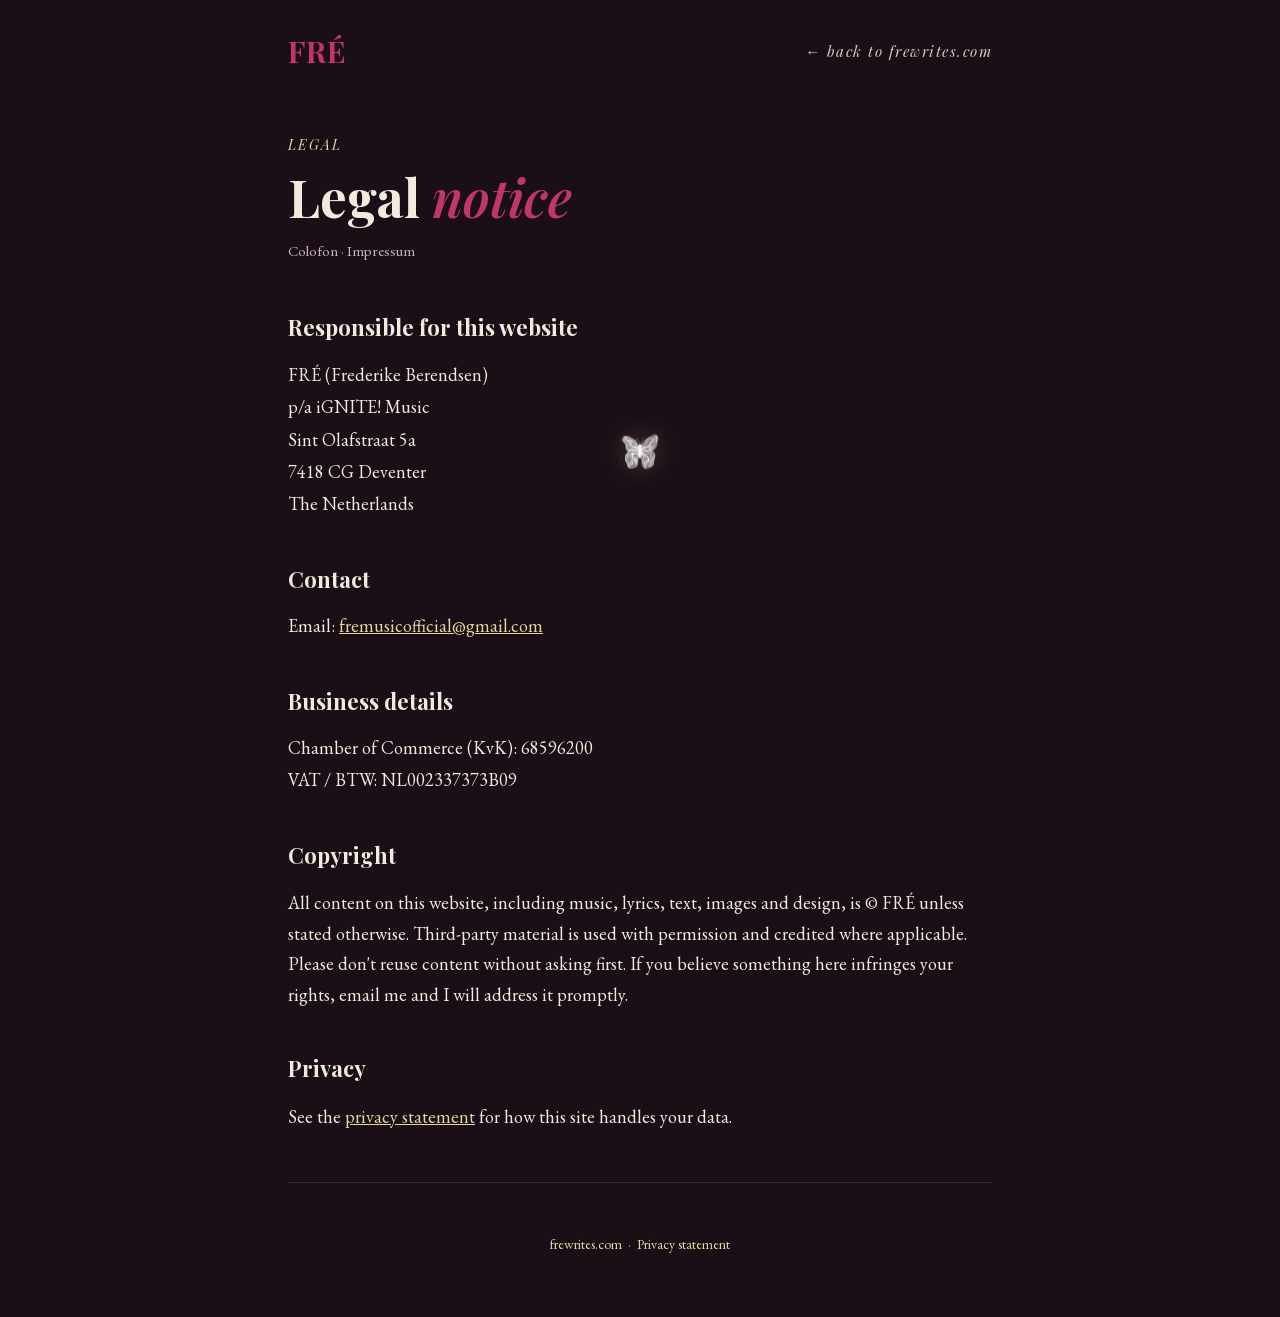
<file: colofon.html>
<!doctype html>
<html lang="en">
<head>
  <meta charset="utf-8" />
  <meta name="viewport" content="width=device-width, initial-scale=1.0" />
  <meta name="robots" content="noindex, nofollow" />
  <link rel="canonical" href="https://frewrites.com/colofon.html" />
  <title>FRÉ · Legal notice</title>
  <meta name="description" content="Legal notice / colofon for the FRÉ website." />
  <link rel="icon" type="image/png" href="images/favicon.png" />
  <link rel="apple-touch-icon" href="images/apple-touch-icon.png" />
  <link rel="stylesheet" href="fonts.css">
  <style>
    :root{
      --plum:#1b0f17; --plum-soft:#271620; --cream:#f3e9dc; --muted:#c9b3b8;
      --magenta:#c0356b; --gold:#e6d6a0; --line:#3a2530; --max:760px;
      --serif:"Playfair Display",Georgia,serif; --serif-body:"EB Garamond",Georgia,serif;
    }
    *{box-sizing:border-box;margin:0;padding:0}
    body{background:var(--plum);color:var(--cream);font-family:var(--serif-body);font-size:18px;line-height:1.7;-webkit-font-smoothing:antialiased}
    .wrap{max-width:var(--max);margin:0 auto;padding:0 28px}
    a{color:var(--gold)}
    nav{display:flex;align-items:center;justify-content:space-between;padding:26px 0;font-family:var(--serif);font-style:italic;letter-spacing:.1em;font-size:15px}
    nav .brand{font-style:normal;font-weight:700;font-size:30px;color:var(--magenta);letter-spacing:.04em;text-decoration:none}
    nav a.back{color:var(--cream);text-decoration:none;opacity:.85}
    nav a.back:hover{opacity:1;color:var(--gold)}
    header.intro{padding:30px 0 6px}
    .eyebrow{font-family:var(--serif);font-style:italic;letter-spacing:.14em;color:var(--gold);font-size:14px;text-transform:uppercase}
    h1{font-family:var(--serif);font-weight:700;font-size:clamp(34px,6vw,52px);line-height:1.06;margin:12px 0 0}
    h2{font-family:var(--serif);font-weight:700;font-size:22px;margin:40px 0 0;color:var(--cream)}
    em{color:var(--magenta);font-style:italic}
    p{margin:14px 0 0}
    .block{margin:12px 0 0;line-height:1.8}
    .muted{color:var(--muted);font-size:15px}
    footer{padding:50px 0 60px;margin-top:50px;border-top:1px solid var(--line);text-align:center;color:var(--muted);font-size:14px}
    footer a{color:var(--gold);text-decoration:none}
  </style>
  <link rel="stylesheet" href="butterfly.css" />
</head>
<body>
  <div class="wrap">

    <nav>
      <a class="brand" href="index.html">FRÉ</a>
      <a class="back" href="index.html">← back to frewrites.com</a>
    </nav>

    <header class="intro">
      <div class="eyebrow">Legal</div>
      <h1>Legal <em>notice</em></h1>
      <p class="muted">Colofon · Impressum</p>
    </header>

    <h2>Responsible for this website</h2>
    <!-- p/a-adres iGNITE akkoord bevestigd door Nikolai (3 aug 2026). -->
    <div class="block">
      FRÉ (Frederike Berendsen)<br />
      p/a iGNITE! Music<br />
      Sint Olafstraat 5a<br />
      7418 CG Deventer<br />
      The Netherlands
    </div>

    <h2>Contact</h2>
    <div class="block">
      Email: <a href="mailto:fremusicofficial@gmail.com">fremusicofficial@gmail.com</a>
    </div>

    <h2>Business details</h2>
    <div class="block">
      Chamber of Commerce (KvK): 68596200<br />
      VAT / BTW: NL002337373B09
    </div>

    <h2>Copyright</h2>
    <p>All content on this website, including music, lyrics, text, images and design, is © FRÉ unless stated otherwise. Third-party material is used with permission and credited where applicable. Please don't reuse content without asking first. If you believe something here infringes your rights, email me and I will address it promptly.</p>

    <h2>Privacy</h2>
    <p>See the <a href="privacy.html">privacy statement</a> for how this site handles your data.</p>

    <footer>
      <a href="index.html">frewrites.com</a> &nbsp;·&nbsp; <a href="privacy.html">Privacy statement</a>
    </footer>

  </div>
  <script src="butterfly.js"></script>
</body>
</html>
</file>
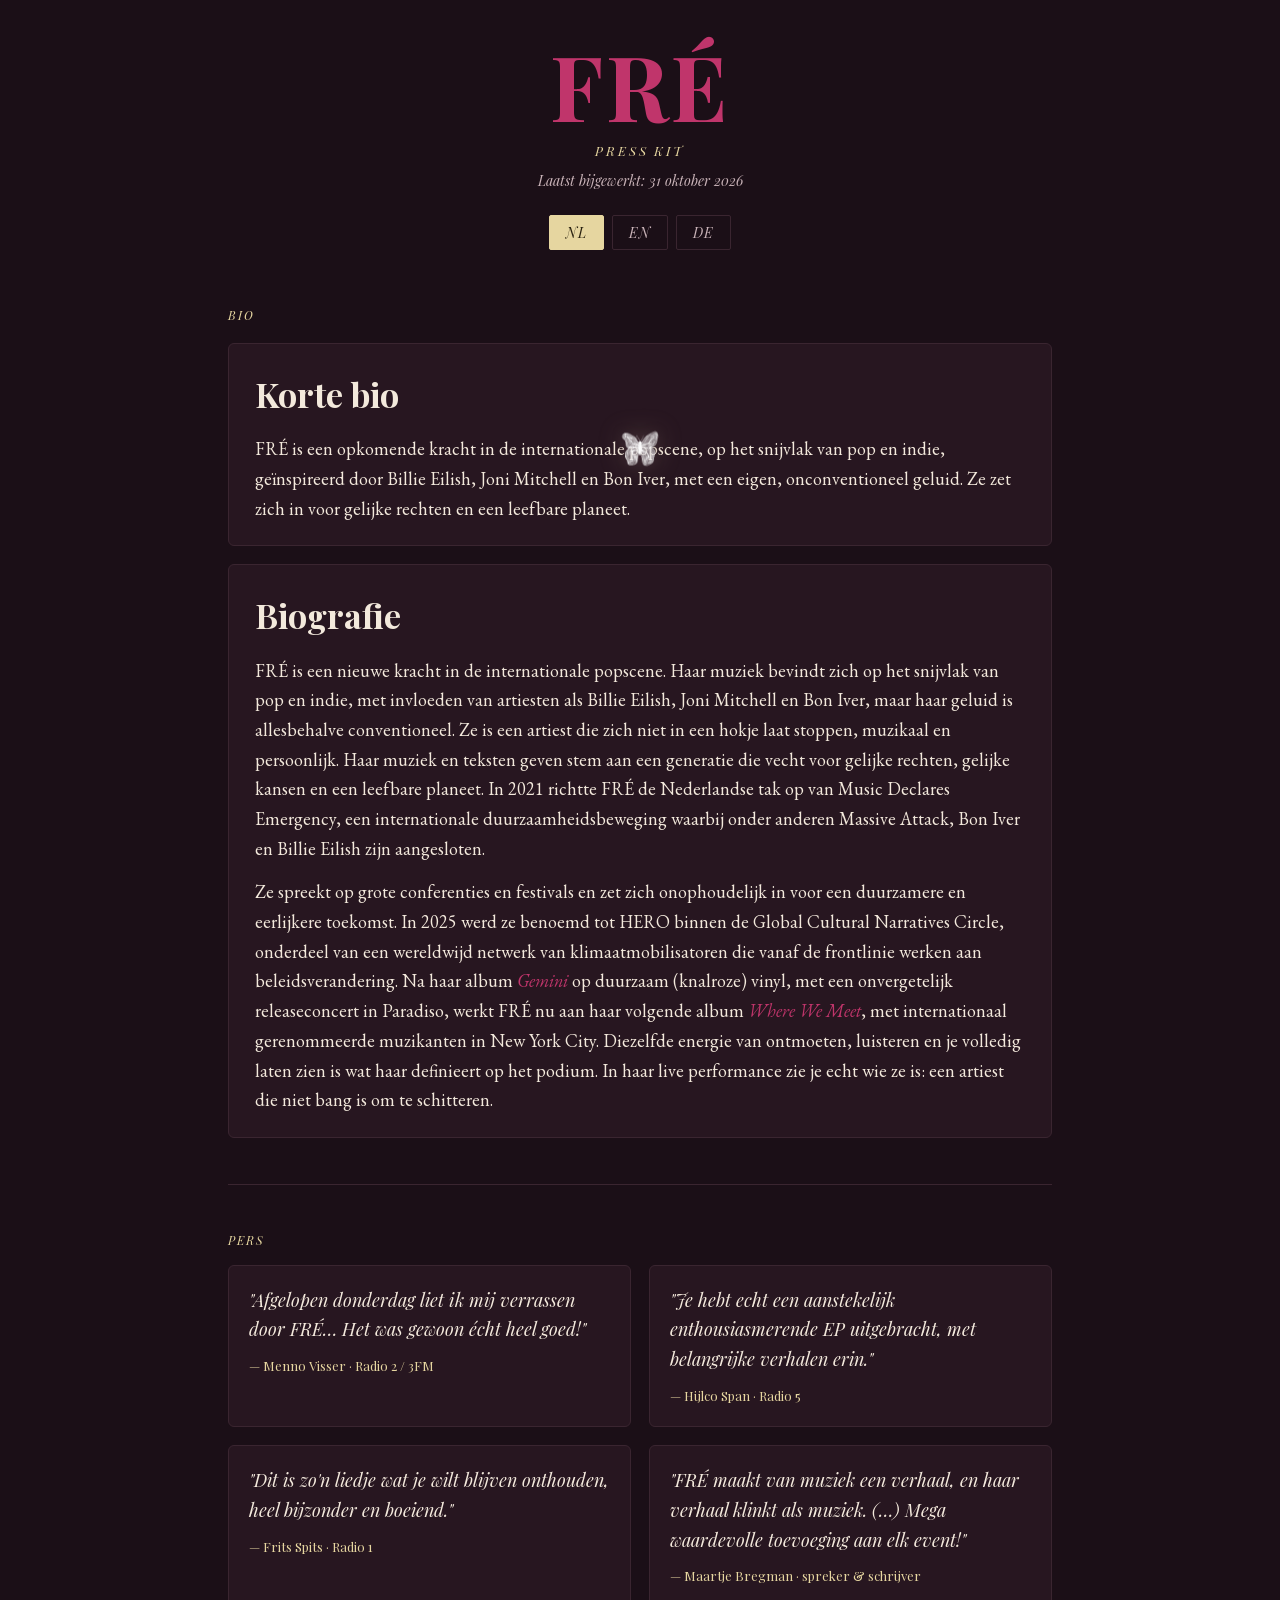
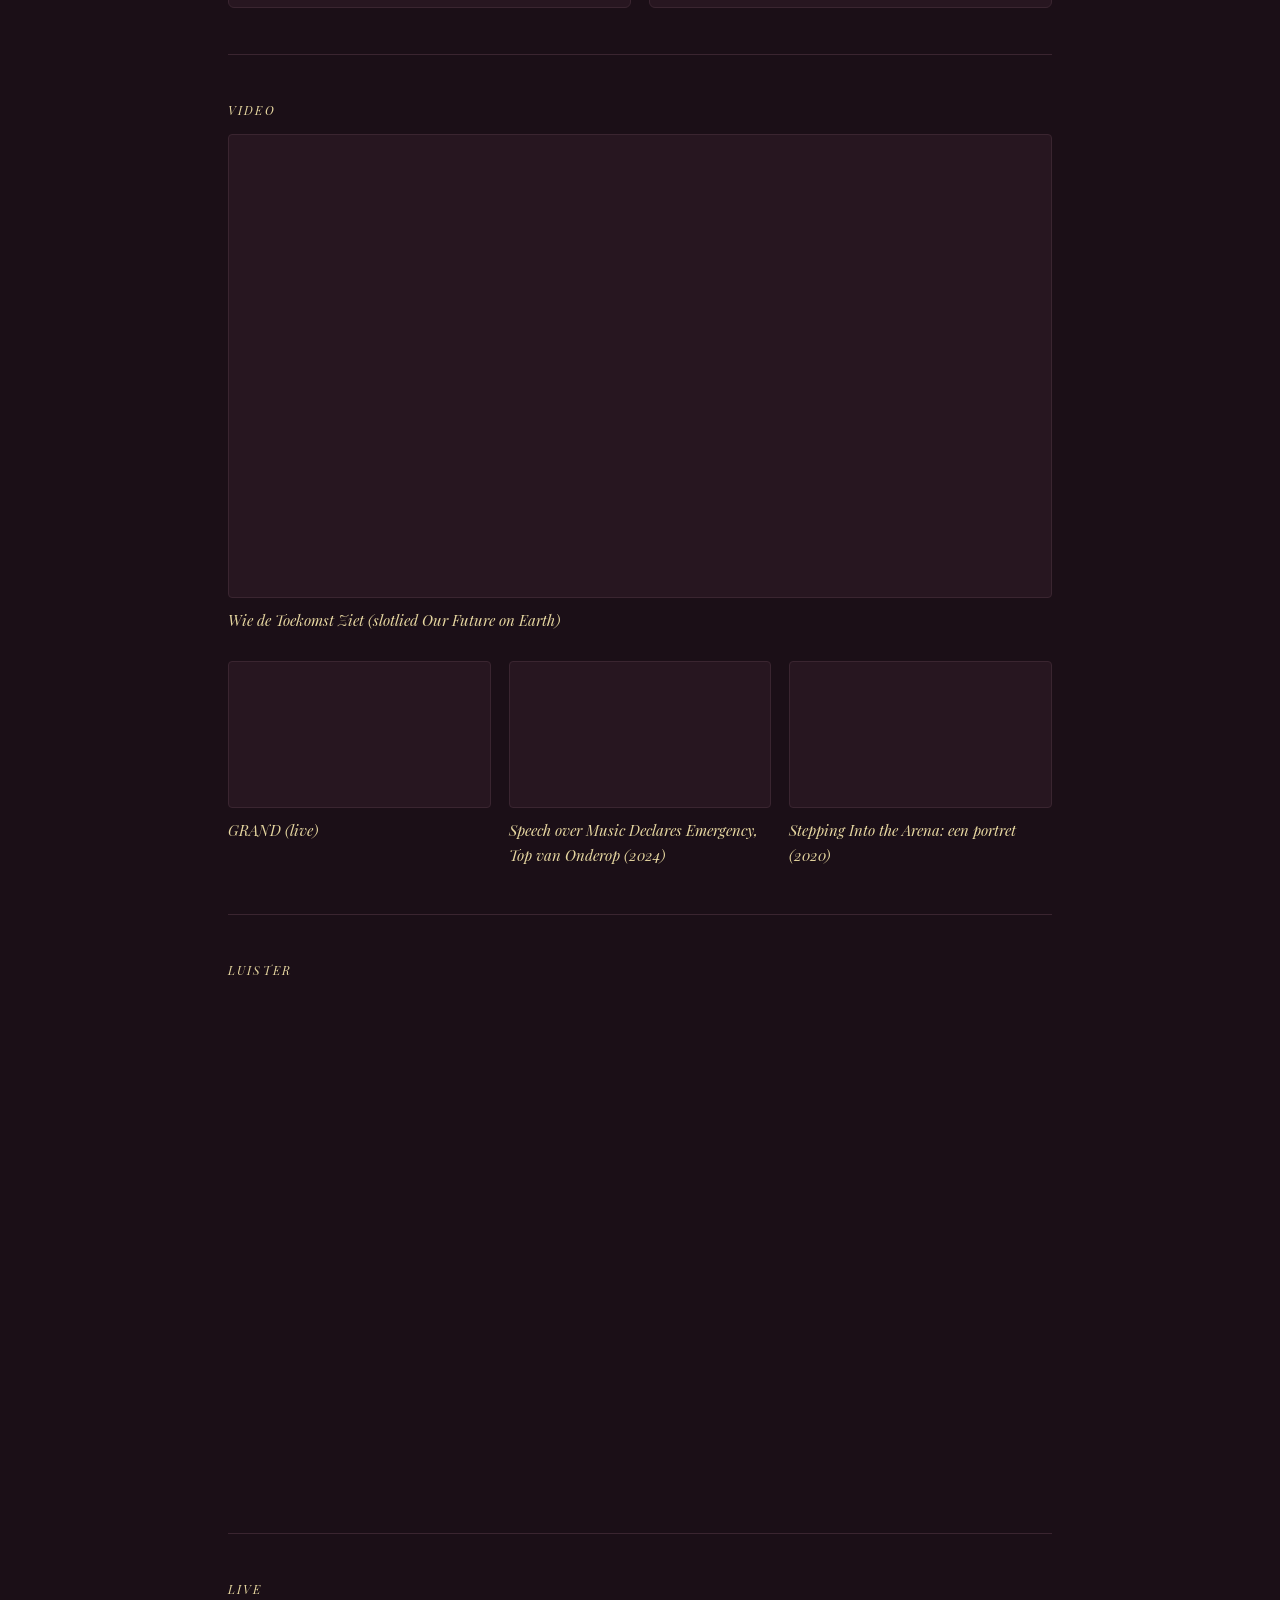
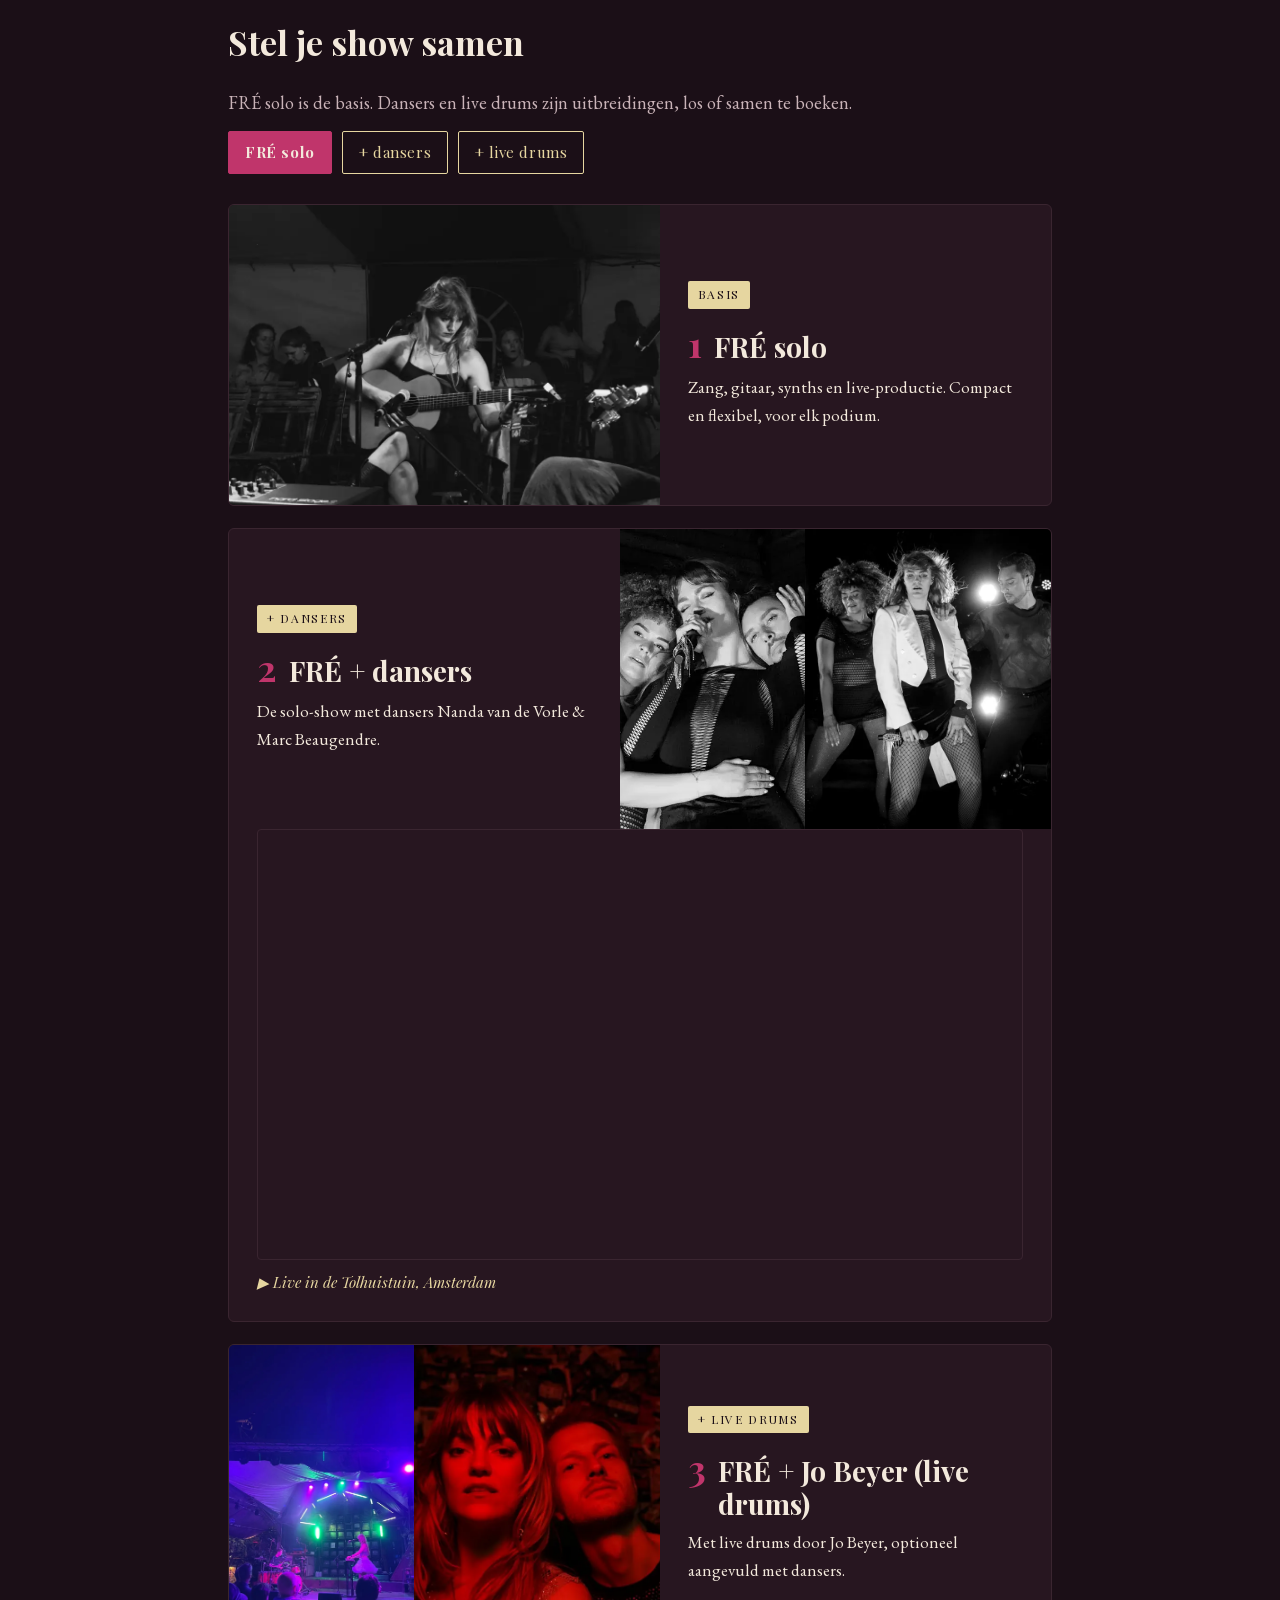
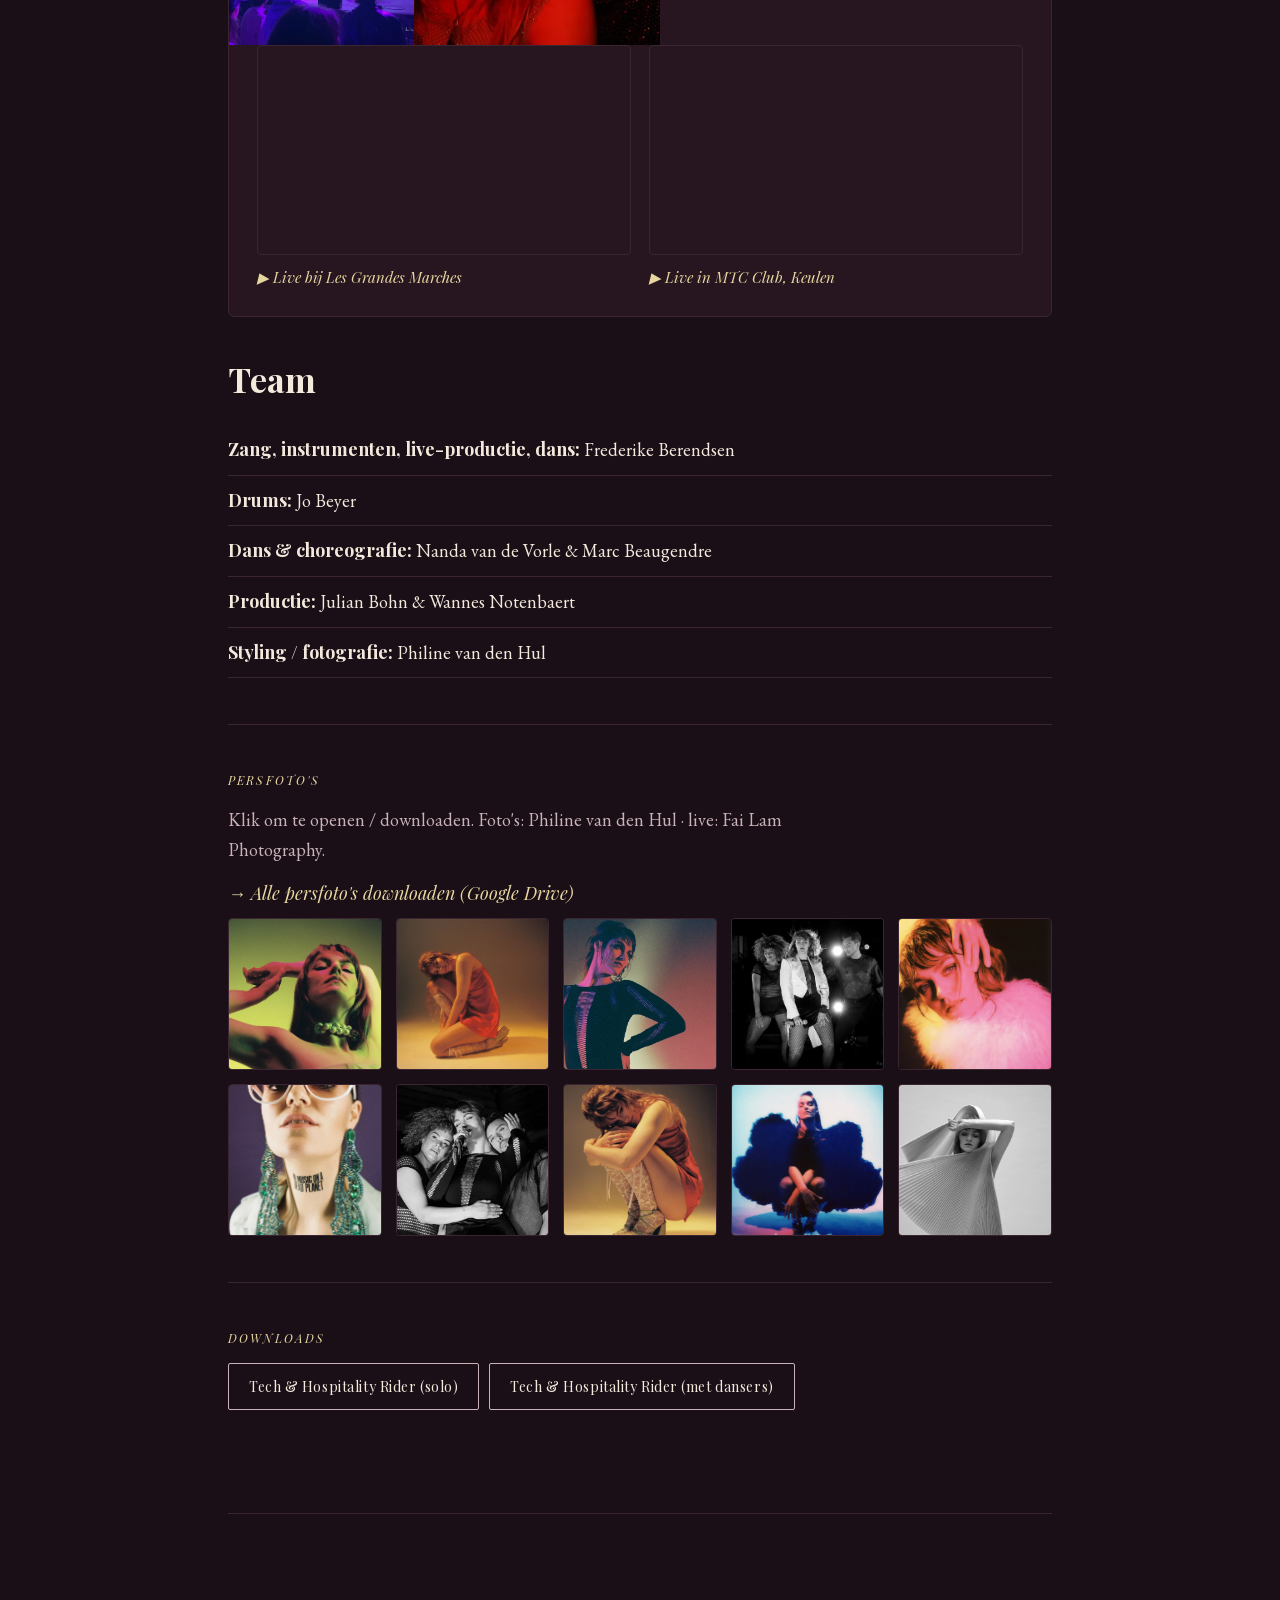
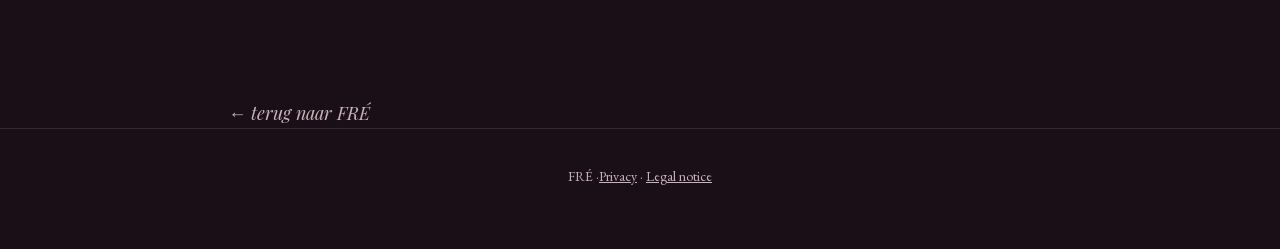
<file: epk-solo.html>
<!DOCTYPE html>
<html lang="nl">
<head>
  <meta charset="UTF-8" />
  <meta name="viewport" content="width=device-width, initial-scale=1.0" />
  <meta name="robots" content="noindex, nofollow" />
  <link rel="canonical" href="https://frewrites.com/epk-solo.html" />
  <title>FRÉ · EPK / Press Kit</title>
  <link rel="icon" type="image/png" href="images/favicon.png" />
  <link rel="apple-touch-icon" href="images/apple-touch-icon.png" />
  <link rel="stylesheet" href="fonts.css">
  <style>
    :root{
      --plum:#1b0f17; --plum-soft:#271620; --cream:#f3e9dc; --muted:#c9b3b8;
      --magenta:#c0356b; --gold:#e6d6a0; --line:#3a2530; --max:880px;
      --serif:"Playfair Display",Georgia,serif; --serif-body:"EB Garamond",Georgia,serif;
    }
    *{box-sizing:border-box;margin:0;padding:0}
    body{background:var(--plum);color:var(--cream);font-family:var(--serif-body);font-size:18px;line-height:1.65}
    .wrap{max-width:var(--max);margin:0 auto;padding:0 28px}
    a{color:inherit}
    header.epk{padding:40px 28px 10px;text-align:center}
    .logo{font-family:var(--serif);font-weight:700;color:var(--magenta);font-size:clamp(48px,11vw,90px);line-height:1;letter-spacing:.03em}
    .kicker{font-family:var(--serif);font-style:italic;letter-spacing:.22em;text-transform:uppercase;color:var(--gold);font-size:13px;margin-top:10px}
    .setup-intro{color:var(--muted)}
    .formula{display:flex;flex-wrap:wrap;align-items:center;gap:10px;margin:6px 0 30px}
    .chip{font-family:var(--serif);font-size:15px;letter-spacing:.04em;padding:8px 16px;border:1px solid var(--gold);color:var(--gold);border-radius:2px}
    .chip.base{background:var(--magenta);border-color:var(--magenta);color:var(--cream);font-weight:700}
    .plus{font-family:var(--serif);font-weight:700;font-size:24px;color:var(--magenta)}
    .setups{display:grid;gap:22px}
    .setup{display:grid;grid-template-columns:1.1fr 1fr;background:var(--plum-soft);border:1px solid var(--line);border-radius:6px;overflow:hidden}
    .setup:nth-child(even){grid-template-columns:1fr 1.1fr}
    .setup:nth-child(even) .ph{order:2}
    .setup .ph{display:block;min-height:300px;position:relative}
    .setup .ph img{position:absolute;inset:0;width:100%;height:100%;object-fit:cover;display:block}
    .setup .ph.two{display:grid;grid-template-columns:.75fr 1fr}
    .setup .ph.two a{position:relative;display:block}
    .setup .txt{padding:26px 28px;display:flex;flex-direction:column;justify-content:center}
    .setup .tag{align-self:flex-start;font-family:var(--serif);font-size:12px;letter-spacing:.14em;text-transform:uppercase;color:var(--plum);background:var(--gold);padding:4px 10px;border-radius:2px;margin-bottom:14px}
    .setup h3{font-family:var(--serif);font-weight:700;font-size:clamp(22px,3vw,28px);line-height:1.15;margin-bottom:8px;display:flex;gap:12px;align-items:baseline}
    .setup .num{color:var(--magenta);font-size:1.3em}
    .setup .stage{font-family:var(--serif);font-style:italic;color:var(--gold);font-size:15px;margin-bottom:10px}
    .setup .txt p{font-size:17px;margin:0}
    .setup-video{grid-column:1/-1;padding:0 28px 26px;display:grid;grid-template-columns:1fr 1fr;gap:18px}
    @media(max-width:700px){.setup-video{grid-template-columns:1fr}}
    .setup-video.one{grid-template-columns:1fr}
    .setup-video{order:3}
    .setup-video .video{border-radius:4px}
    @media(max-width:700px){
      .setup,.setup:nth-child(even){grid-template-columns:1fr}
      .setup:nth-child(even) .ph{order:0}
      .setup .ph{min-height:260px}
    }
    .bio-box{background:var(--plum-soft);border:1px solid var(--line);border-radius:6px;padding:22px 26px;margin-top:18px}
    .bio-head{display:flex;flex-wrap:wrap;align-items:baseline;gap:12px;margin-bottom:12px}
    .bio-head h2{margin:0}
    .bio-text p{max-width:none}
    .bio-text p:last-child{margin-bottom:0}
    .updated-top{color:var(--muted);font-family:var(--serif);font-style:italic;font-size:14px;margin-top:8px}
    .video{position:relative;aspect-ratio:16/9;border:1px solid var(--line);border-radius:4px;overflow:hidden;background:var(--plum-soft)}
    .video iframe{position:absolute;inset:0;width:100%;height:100%;border:0}
    .vcap{font-family:var(--serif);font-style:italic;color:var(--gold);font-size:15px;margin:10px 0 0}
    .videos{display:grid;grid-template-columns:repeat(3,1fr);gap:26px 18px;margin-top:28px}
    @media(max-width:600px){.videos{grid-template-columns:1fr}}
    .listen{margin-top:8px;border-radius:12px;overflow:hidden}
    .listen{margin-bottom:12px}
    .listen iframe{display:block;width:100%;height:152px;border:0}
    .lang-switch{display:flex;gap:8px;justify-content:center;margin:22px 0 0}
    .lang-switch button{font-family:var(--serif);font-style:italic;letter-spacing:.08em;font-size:14px;color:var(--muted);background:transparent;border:1px solid var(--line);border-radius:2px;padding:7px 16px;cursor:pointer;transition:all .2s}
    .lang-switch button.on{background:var(--gold);color:#2a2210;border-color:var(--gold)}
    section{padding:46px 0;border-top:1px solid var(--line)}
    section:first-of-type{border-top:none}
    .eyebrow{color:var(--gold);font-family:var(--serif);font-style:italic;letter-spacing:.18em;text-transform:uppercase;font-size:12px;margin-bottom:14px}
    h2{font-family:var(--serif);font-weight:700;font-size:clamp(24px,4vw,34px);margin-bottom:18px}
    p{max-width:640px;margin-bottom:14px}
    .muted{color:var(--muted)}
    em{color:var(--magenta);font-style:italic}
    .quotes{display:grid;gap:18px;grid-template-columns:1fr 1fr;margin-top:8px}
    .quote{background:var(--plum-soft);border:1px solid var(--line);border-radius:6px;padding:20px}
    .quote p{font-family:var(--serif);font-style:italic;font-size:18px;margin:0}
    .quote span.qrole{display:inline;margin:0}
    .quote span{display:block;margin-top:10px;color:var(--gold);font-size:13px;font-family:var(--serif)}
    .grid{display:grid;grid-template-columns:repeat(5,1fr);gap:14px;margin-top:8px}
    @media(max-width:820px){.grid{grid-template-columns:repeat(3,1fr)}}
    @media(max-width:520px){.grid{grid-template-columns:repeat(2,1fr)}}
    .grid a{display:block;position:relative;border-radius:4px;overflow:hidden;border:1px solid var(--line)}
    .grid img{width:100%;height:150px;object-fit:cover;display:block;transition:transform .3s}
    .grid a:hover img{transform:scale(1.05)}
    .dl{display:flex;flex-wrap:wrap;gap:10px;margin-top:6px}
    .dl a{display:inline-block;padding:11px 20px;border:1px solid var(--muted);border-radius:2px;font-family:var(--serif);font-size:14px;letter-spacing:.04em;text-decoration:none}
    .dl a:hover{background:var(--gold);color:#2a2210;border-color:var(--gold)}
    .rows div{padding:10px 0;border-bottom:1px solid var(--line)}
    .rows b{color:var(--cream);font-family:var(--serif)}
    .contact a{color:var(--gold);text-decoration:none}
    .back{display:inline-block;margin:8px 0 0;color:var(--muted);font-family:var(--serif);font-style:italic;text-decoration:none}
    footer{padding:36px 0 60px;border-top:1px solid var(--line);text-align:center;color:var(--muted);font-size:14px}
    @media(max-width:600px){.quotes{grid-template-columns:1fr}}

    /* motion */
    html{scroll-behavior:auto}
    .reveal{opacity:0;transform:translateY(34px);filter:blur(6px);transition:opacity .8s cubic-bezier(.22,.61,.36,1),transform .8s cubic-bezier(.22,.61,.36,1),filter .8s ease}
    .reveal.in{opacity:1;transform:none;filter:none}
    @media(prefers-reduced-motion:reduce){.reveal{opacity:1;transform:none;filter:none;transition:none}}
    .grid a{transition:transform .35s cubic-bezier(.22,.61,.36,1),box-shadow .35s ease}
    .grid a:hover{transform:translateY(-5px);box-shadow:0 16px 36px rgba(192,53,107,.32)}
    .grid a:hover img{transform:scale(1.07)}
    .logo{transition:text-shadow .45s ease}
    header.epk .logo:hover{text-shadow:0 2px 34px rgba(192,53,107,.55)}
    .quote{transition:transform .3s ease,border-color .3s ease}
    .quote:hover{transform:translateY(-3px);border-color:var(--gold)}
  </style>
  <link rel="stylesheet" href="butterfly.css" />
</head>
<body>
  <header class="epk">
    <div class="logo">FRÉ</div>
    <div class="kicker" data-k="kicker"></div>
    <div class="updated-top" data-k="updated"></div>
    <div class="lang-switch">
      <button data-l="nl">NL</button>
      <button data-l="en">EN</button>
      <button data-l="de">DE</button>
    </div>
  </header>

  <div class="wrap">

    <!-- BIO -->
    <section>
      <div class="eyebrow" data-k="bioLabel"></div>
      <div class="bio-box">
        <div class="bio-head"><h2 data-k="shortBioLabel"></h2></div>
        <div class="bio-text" id="shortBio" data-k="shortBio"></div>
      </div>
      <div class="bio-box">
        <div class="bio-head"><h2 data-k="longBioLabel"></h2></div>
        <div class="bio-text" id="longBio" data-k="longBio"></div>
      </div>
    </section>

    <!-- PRESS -->
    <section>
      <div class="eyebrow" data-k="quotesLabel"></div>
      <div class="quotes">
        <div class="quote"><p data-k="q1"></p><span>— Menno Visser · Radio 2 / 3FM</span></div>
        <div class="quote"><p data-k="q2"></p><span>— Hijlco Span · Radio 5</span></div>
        <div class="quote"><p data-k="q3"></p><span>— Frits Spits · Radio 1</span></div>
        <div class="quote"><p data-k="q4"></p><span>— Maartje Bregman · <span class="qrole" data-k="q4role"></span></span></div>
      </div>
    </section>

    <!-- VIDEO -->
    <section>
      <div class="eyebrow" data-k="videoLabel"></div>
      <div class="video"><iframe src="https://www.youtube-nocookie.com/embed/heApracr0-w?rel=0" title="FRÉ - Wie de Toekomst Ziet" loading="lazy" allow="encrypted-media; picture-in-picture; fullscreen" allowfullscreen></iframe></div>
      <p class="vcap" data-k="vMain"></p>
      <div class="videos">
        <div><div class="video"><iframe src="https://www.youtube-nocookie.com/embed/DSqFpCkhK_Y?rel=0" title="FRÉ - GRAND (live)" loading="lazy" allow="encrypted-media; picture-in-picture; fullscreen" allowfullscreen></iframe></div><p class="vcap" data-k="vGrand"></p></div>
        <div><div class="video"><iframe src="https://www.youtube-nocookie.com/embed/NpwbjDOPL8g?rel=0" title="FRÉ over Music Declares Emergency" loading="lazy" allow="encrypted-media; picture-in-picture; fullscreen" allowfullscreen></iframe></div><p class="vcap" data-k="vSpeech"></p></div>
        <div><div class="video"><iframe src="https://www.youtube-nocookie.com/embed/K04pS7x5uLg?rel=0" title="Stepping Into The Arena - A Portrait" loading="lazy" allow="encrypted-media; picture-in-picture; fullscreen" allowfullscreen></iframe></div><p class="vcap" data-k="vPortrait"></p></div>
      </div>
    </section>

    <!-- LISTEN -->
    <section>
      <div class="eyebrow" data-k="listenLabel"></div>
      <div class="listen"><iframe src="https://open.spotify.com/embed/track/0RMGrGd3131pZkzpoDL5Dt?utm_source=generator&theme=0" title="FRÉ - Vluchten" loading="lazy" allow="encrypted-media; fullscreen; picture-in-picture"></iframe></div>
      <div class="listen"><iframe src="https://open.spotify.com/embed/track/1F10OG3Y5gyUp6naFTgGFo?utm_source=generator&theme=0" title="FRÉ - Wie de Toekomst Ziet" loading="lazy" allow="encrypted-media; fullscreen; picture-in-picture"></iframe></div>
      <div class="listen"><iframe src="https://open.spotify.com/embed/track/00SfmiRMJvMivchHBhaeVb?utm_source=generator&theme=0" title="FRÉ - Still Shining" loading="lazy" allow="encrypted-media; fullscreen; picture-in-picture"></iframe></div>
    </section>

    <!-- LIVE & TEAM -->
    <section>
      <div class="eyebrow" data-k="liveLabel"></div>
      <h2 data-k="setupsLabel"></h2>
      <p class="setup-intro" data-k="setupsIntro"></p>
      <div class="formula"><span class="chip base">FRÉ solo</span><span class="chip" data-k="chipDance"></span><span class="chip" data-k="chipDrums"></span></div>
      <div class="setups">
        <article class="setup">
          <a class="ph" href="images/live-guitar-bw.jpeg" target="_blank"><img src="images/web/live-guitar-bw.webp" alt="FRÉ solo live" loading="lazy"></a>
          <div class="txt">
            <span class="tag" data-k="tagBase"></span>
            <h3><span class="num">1</span><span data-k="s1"></span></h3>
            <p data-k="s1d"></p>
          </div>
        </article>
        <article class="setup">
          <div class="ph two">
            <a href="images/failam-trio-bw.jpg" target="_blank"><img src="images/web/failam-trio-bw.webp" alt="FRÉ with dancers" loading="lazy"></a>
            <a href="images/failam-dance-bw.jpg" target="_blank"><img src="images/web/failam-dance-bw.webp" alt="FRÉ with dancers Nanda van de Vorle and Marc Beaugendre" loading="lazy"></a>
          </div>
          <div class="txt">
            <span class="tag" data-k="chipDance"></span>
            <h3><span class="num">2</span><span data-k="s2"></span></h3>
            <p data-k="s2d"></p>
          </div>
          <div class="setup-video one">
            <div><div class="video"><iframe src="https://www.youtube-nocookie.com/embed/zCJ-32j26ho?rel=0" title="FRÉ Live @ Tolhuistuin" loading="lazy" allow="encrypted-media; picture-in-picture; fullscreen" allowfullscreen></iframe></div>
            <p class="vcap" data-k="vTolhuis"></p></div>
          </div>
        </article>
        <article class="setup">
          <div class="ph two">
            <a href="images/live-drums-stage.jpg" target="_blank"><img src="images/web/live-drums-stage.webp" alt="FRÉ with Jo Beyer on drums, live" loading="lazy"></a>
            <a href="images/jo-beyer-duo-red.jpg" target="_blank"><img src="images/web/jo-beyer-duo-red.webp" alt="FRÉ and Jo Beyer" loading="lazy"></a>
          </div>
          <div class="txt">
            <span class="tag" data-k="chipDrums"></span>
            <h3><span class="num">3</span><span data-k="s3"></span></h3>
            <p data-k="s3d"></p>
          </div>
          <div class="setup-video">
            <div><div class="video"><iframe src="https://www.youtube-nocookie.com/embed/1nRui8upE8o?rel=0" title="FRÉ + Jo Beyer live: Les Grandes Marches" loading="lazy" allow="encrypted-media; picture-in-picture; fullscreen" allowfullscreen></iframe></div>
            <p class="vcap" data-k="s3v"></p></div>
            <div><div class="video"><iframe src="https://www.youtube-nocookie.com/embed/bdEEglqjyTs?rel=0&start=82" title="FRÉ + Jo Beyer live: MTC Club Cologne" loading="lazy" allow="encrypted-media; picture-in-picture; fullscreen" allowfullscreen></iframe></div>
            <p class="vcap" data-k="s3v2"></p></div>
          </div>
        </article>
      </div>
      <h2 style="margin-top:34px" data-k="teamLabel"></h2>
      <div class="rows">
        <div><b data-k="instLabel"></b> <span data-k="inst"></span></div>
        <div><b data-k="drumsLabel"></b> Jo Beyer</div>
        <div><b data-k="danceLabel"></b> Nanda van de Vorle &amp; Marc Beaugendre</div>
        <div><b data-k="prodLabel"></b> Julian Bohn &amp; Wannes Notenbaert</div>
        <div><b data-k="styLabel"></b> Philine van den Hul</div>
      </div>
    </section>

    <!-- PHOTOS -->
    <section>
      <div class="eyebrow" data-k="photosLabel"></div>
      <p class="muted" data-k="photosNote"></p>
      <p style="margin-bottom:10px"><a href="https://drive.google.com/drive/folders/1THR8YAjm3_9tG6GH7Ui0uHPrInm3dRhX" target="_blank" rel="noopener" style="color:var(--gold);text-decoration:none;font-family:var(--serif);font-style:italic" data-k="photosAll"></a></p>
      <div class="grid">
        <a href="images/green-armsup-wide.jpeg" target="_blank"><img src="images/web/green-armsup-wide.webp" alt=""></a>
        <a href="images/red-slip-warm.jpeg" target="_blank"><img src="images/web/red-slip-warm.webp" alt="" loading="lazy"></a>
        <a href="images/mesh-sunset-wide.jpeg" target="_blank"><img src="images/web/mesh-sunset-wide.webp" alt="" loading="lazy"></a>
        <a href="images/failam-dance-bw.jpg" target="_blank"><img src="images/web/failam-dance-bw.webp" alt="" loading="lazy"></a>
        <a href="images/pink-fur-portrait.jpeg" target="_blank"><img src="images/web/pink-fur-portrait.webp" alt="" loading="lazy"></a>
        <a href="images/nmoadp-tattoo.jpg" target="_blank"><img src="images/web/nmoadp-tattoo.webp" alt="" loading="lazy"></a>
        <a href="images/failam-trio-bw.jpg" target="_blank"><img src="images/web/failam-trio-bw.webp" alt="" loading="lazy"></a>
        <a href="images/gold-crouch.jpeg" target="_blank"><img src="images/web/gold-crouch.webp" alt="" loading="lazy"></a>
        <a href="images/feathers-pink.jpeg" target="_blank"><img src="images/web/feathers-pink.webp" alt="" loading="lazy"></a>
        <a href="images/pleated-bw.jpg" target="_blank"><img src="images/web/pleated-bw.webp" alt="" loading="lazy"></a>
      </div>
    </section>

    <!-- DOWNLOADS -->
    <section>
      <div class="eyebrow" data-k="downloadsLabel"></div>
      <div class="dl">
        <a href="/downloads/fre-rider-solo.pdf" target="_blank" rel="noopener" data-k="riderSolo"></a>
        <a href="/downloads/fre-rider-dancers.pdf" target="_blank" rel="noopener" data-k="riderDancers"></a>
        <a href="/downloads/fre-rider-live-drums.pdf" target="_blank" rel="noopener" data-k="riderDrums"></a>
        <a href="/downloads/codeofconduct.pdf" target="_blank" rel="noopener" data-k="conduct"></a>
      </div>
    </section>

    <!-- CONTACT -->
    <section class="contact">
      <div class="eyebrow" data-k="contactLabel"></div>
      <div class="rows">
        <div><b data-k="mgmtLabel"></b> Christian Fictoor · iGNITE! Music · <a href="mailto:chris@ignitemusic.agency">chris@ignitemusic.agency</a></div>
      </div>
    </section>

    <a class="back" href="index.html" data-k="back"></a>
  </div>

  <footer>FRÉ ·<a href="privacy.html" style="color:inherit;">Privacy</a> · <a href="colofon.html" style="color:inherit;">Legal notice</a></footer>

  <script src="lenis.min.js"></script>
  <script>
    const I = {
      nl:{
        kicker:"Press Kit", bioLabel:"Bio",
       
        shortBioLabel:"Korte bio",
        shortBio:"FRÉ is een opkomende kracht in de internationale popscene, op het snijvlak van pop en indie, geïnspireerd door Billie Eilish, Joni Mitchell en Bon Iver, met een eigen, onconventioneel geluid. Ze zet zich in voor gelijke rechten en een leefbare planeet.",
        longBioLabel:"Biografie",
        longBio:"<p>FRÉ is een nieuwe kracht in de internationale popscene. Haar muziek bevindt zich op het snijvlak van pop en indie, met invloeden van artiesten als Billie Eilish, Joni Mitchell en Bon Iver, maar haar geluid is allesbehalve conventioneel. Ze is een artiest die zich niet in een hokje laat stoppen, muzikaal en persoonlijk. Haar muziek en teksten geven stem aan een generatie die vecht voor gelijke rechten, gelijke kansen en een leefbare planeet. In 2021 richtte FRÉ de Nederlandse tak op van Music Declares Emergency, een internationale duurzaamheidsbeweging waarbij onder anderen Massive Attack, Bon Iver en Billie Eilish zijn aangesloten.</p><p>Ze spreekt op grote conferenties en festivals en zet zich onophoudelijk in voor een duurzamere en eerlijkere toekomst. In 2025 werd ze benoemd tot HERO binnen de Global Cultural Narratives Circle, onderdeel van een wereldwijd netwerk van klimaatmobilisatoren die vanaf de frontlinie werken aan beleidsverandering. Na haar album <em>Gemini</em> op duurzaam (knalroze) vinyl, met een onvergetelijk releaseconcert in Paradiso, werkt FRÉ nu aan haar volgende album <em>Where We Meet</em>, met internationaal gerenommeerde muzikanten in New York City. Diezelfde energie van ontmoeten, luisteren en je volledig laten zien is wat haar definieert op het podium. In haar live performance zie je echt wie ze is: een artiest die niet bang is om te schitteren.</p>",
        quotesLabel:"Pers",
        q1:"\"Afgelopen donderdag liet ik mij verrassen door FRÉ… Het was gewoon écht heel goed!\"",
        q2:"\"Je hebt echt een aanstekelijk enthousiasmerende EP uitgebracht, met belangrijke verhalen erin.\"",
        q3:"\"Dit is zo'n liedje wat je wilt blijven onthouden, heel bijzonder en boeiend.\"",
        q4:"\"FRÉ maakt van muziek een verhaal, en haar verhaal klinkt als muziek. (…) Mega waardevolle toevoeging aan elk event!\"", q4role:"spreker &amp; schrijver",
        liveLabel:"Live",
        setupsLabel:"Stel je show samen",
        setupsIntro:"FRÉ solo is de basis. Dansers en live drums zijn uitbreidingen, los of samen te boeken.",
        chipDance:"+ dansers", chipDrums:"+ live drums", tagBase:"Basis",
        s1:"FRÉ solo", s1d:"Zang, gitaar, synths en live-productie. Compact en flexibel, voor elk podium.",
        s2:"FRÉ + dansers", s2d:"De solo-show met dansers Nanda van de Vorle &amp; Marc Beaugendre.",
        s3:"FRÉ + Jo Beyer (live drums)", s3d:"Met live drums door Jo Beyer, optioneel aangevuld met dansers.", s3v:"▶ Live bij Les Grandes Marches", s3v2:"▶ Live in MTC Club, Keulen",
        teamLabel:"Team",
        drumsLabel:"Drums:",
        instLabel:"Zang, instrumenten, live-productie, dans:", inst:"Frederike Berendsen",
        danceLabel:"Dans & choreografie:", prodLabel:"Productie:", styLabel:"Styling / fotografie:",
        photosLabel:"Persfoto's", photosNote:"Klik om te openen / downloaden. Foto's: Philine van den Hul · live: Fai Lam Photography.", photosAll:"→ Alle persfoto's downloaden (Google Drive)",
        downloadsLabel:"Downloads",
        riderSolo:"Tech & Hospitality Rider (solo)", riderDancers:"Tech & Hospitality Rider (met dansers)", riderDrums:"Tech & Hospitality Rider (met live drums)", conduct:"Code of Conduct",
        videoLabel:"Video", vMain:"Wie de Toekomst Ziet (slotlied Our Future on Earth)", vGrand:"GRAND (live)", vTolhuis:"▶ Live in de Tolhuistuin, Amsterdam", vSpeech:"Speech over Music Declares Emergency, Top van Onderop (2024)", vPortrait:"Stepping Into the Arena: een portret (2020)",
        listenLabel:"Luister",
        contactLabel:"Contact & boeking", mgmtLabel:"Management & booking:",
        back:"← terug naar FRÉ", updated:"Laatst bijgewerkt: 31 oktober 2026"
      },
      en:{
        kicker:"Press Kit", bioLabel:"Bio",
       
        shortBioLabel:"Short bio",
        shortBio:"FRÉ is a new force in international pop, at the edge of pop and indie, drawing on Billie Eilish, Joni Mitchell and Bon Iver with an unconventional sound of her own. She stands for equal rights and a livable planet.",
        longBioLabel:"Biography",
        longBio:"<p>FRÉ is a new force in the international pop scene. Her music sits at the intersection of pop and indie, influenced by artists like Billie Eilish, Joni Mitchell and Bon Iver, but her sound is anything but conventional. She is an artist who refuses to be confined to a box, both musically and personally. Her music and lyrics speak to the voice of a generation fighting for equal rights, equal opportunities and a livable planet. In 2021, FRÉ founded the Dutch branch of Music Declares Emergency, an international sustainability movement that includes artists like Massive Attack, Bon Iver and Billie Eilish.</p><p>She speaks at major conferences and festivals, constantly pushing for a more sustainable and equitable future. In 2025 she was named a HERO within the Global Cultural Narratives Circle, joining a global network of verified climate mobilizers driving policy change from the frontlines. After releasing her album <em>Gemini</em> on sustainable (pink) vinyl, with an unforgettable release concert at Paradiso, FRÉ is now working on her next album <em>Where We Meet</em> with internationally renowned musicians in New York City. That same spirit of meeting, listening and showing up fully is what defines her on stage. It&#8217;s in her live performance that you&#8217;ll truly see who she is: an artist unafraid to shine.</p>",
        quotesLabel:"Press",
        q1:"\"Pleasantly surprised by FRÉ at her release concert — it was just REALLY good!\"",
        q2:"\"An infectious, energizing EP, with important stories in it.\"",
        q3:"\"One of those songs you want to remember — very special and captivating.\"",
        q4:"\"FRÉ turns music into a story, and her story sounds like music. (…) A hugely valuable addition to any event!\"", q4role:"speaker &amp; writer",
        liveLabel:"Live",
        setupsLabel:"Build your show",
        setupsIntro:"FRÉ solo is the base. Dancers and live drums are add-ons, bookable separately or together.",
        chipDance:"+ dancers", chipDrums:"+ live drums", tagBase:"Base",
        s1:"FRÉ solo", s1d:"Voice, guitar, synths and live production. Compact and flexible, for any stage.",
        s2:"FRÉ + dancers", s2d:"The solo show with dancers Nanda van de Vorle &amp; Marc Beaugendre.",
        s3:"FRÉ + Jo Beyer (live drums)", s3d:"With live drums by Jo Beyer, optionally with dancers as well.", s3v:"▶ Live at Les Grandes Marches", s3v2:"▶ Live at MTC Club, Cologne",
        teamLabel:"Team",
        drumsLabel:"Drums:",
        instLabel:"Voice, instruments, live production, dance:", inst:"Frederike Berendsen",
        danceLabel:"Dance & choreography:", prodLabel:"Production:", styLabel:"Styling / photography:",
        photosLabel:"Press photos", photosNote:"Click to open / download. Photos: Philine van den Hul · live: Fai Lam Photography.", photosAll:"→ Download all press photos (Google Drive)",
        downloadsLabel:"Downloads",
        riderSolo:"Tech & Hospitality Rider (solo)", riderDancers:"Tech & Hospitality Rider (with dancers)", riderDrums:"Tech & Hospitality Rider (with live drums)", conduct:"Code of Conduct",
        videoLabel:"Video", vMain:"Wie de Toekomst Ziet (closing song, Our Future on Earth)", vGrand:"GRAND (live)", vTolhuis:"▶ Live at Tolhuistuin, Amsterdam", vSpeech:"Speech on Music Declares Emergency, Top van Onderop (2024, Dutch)", vPortrait:"Stepping Into the Arena: a portrait (2020)",
        listenLabel:"Listen",
        contactLabel:"Contact & booking", mgmtLabel:"Management & booking:",
        back:"← back to FRÉ", updated:"Last updated: 31 October 2026"
      },
      de:{
        kicker:"Pressemappe", bioLabel:"Bio",
       
        shortBioLabel:"Kurzbio",
        shortBio:"FRÉ ist eine neue Kraft im internationalen Pop, an der Schnittstelle von Pop und Indie, inspiriert von Billie Eilish, Joni Mitchell und Bon Iver, mit einem eigenen, unkonventionellen Klang. Sie setzt sich für gleiche Rechte und einen lebenswerten Planeten ein.",
        longBioLabel:"Biografie",
        longBio:"<p>FRÉ ist eine neue Kraft in der internationalen Popszene. Ihre Musik bewegt sich an der Schnittstelle von Pop und Indie, beeinflusst von Künstlerinnen und Künstlern wie Billie Eilish, Joni Mitchell und Bon Iver, doch ihr Sound ist alles andere als konventionell. Sie ist eine Künstlerin, die sich in keine Schublade stecken lässt, weder musikalisch noch persönlich. Ihre Musik und Texte geben einer Generation eine Stimme, die für gleiche Rechte, gleiche Chancen und einen lebenswerten Planeten kämpft. 2021 gründete FRÉ den niederländischen Zweig von Music Declares Emergency, einer internationalen Nachhaltigkeitsbewegung, der unter anderem Massive Attack, Bon Iver und Billie Eilish angehören.</p><p>Sie spricht auf großen Konferenzen und Festivals und setzt sich unermüdlich für eine nachhaltigere und gerechtere Zukunft ein. 2025 wurde sie als HERO in den Global Cultural Narratives Circle aufgenommen, ein weltweites Netzwerk von Klima-Mobilisierenden, die von der Frontlinie aus politischen Wandel vorantreiben. Nach ihrem Album <em>Gemini</em> auf nachhaltigem (pinkem) Vinyl, mit einem unvergesslichen Releasekonzert im Paradiso, arbeitet FRÉ nun an ihrem nächsten Album <em>Where We Meet</em>, mit international renommierten Musikerinnen und Musikern in New York City. Derselbe Geist von Begegnung, Zuhören und ganz da sein prägt sie auf der Bühne. In ihrer Live-Performance siehst du wirklich, wer sie ist: eine Künstlerin, die keine Angst hat zu strahlen.</p>",
        quotesLabel:"Presse",
        q1:"\"Letzten Donnerstag ließ ich mich von FRÉ überraschen — es war einfach richtig gut!\"",
        q2:"\"Eine ansteckend begeisternde EP, mit wichtigen Geschichten.\"",
        q3:"\"Das ist so ein Lied, das man sich merken möchte — sehr besonders und fesselnd.\"",
        q4:"\"FRÉ macht aus Musik eine Geschichte, und ihre Geschichte klingt wie Musik. (…) Eine enorm wertvolle Bereicherung für jedes Event!\"", q4role:"Speakerin &amp; Autorin",
        liveLabel:"Live",
        setupsLabel:"Stell deine Show zusammen",
        setupsIntro:"FRÉ solo ist die Basis. Tänzer und Live-Drums sind Add-ons, einzeln oder zusammen buchbar.",
        chipDance:"+ Tänzer", chipDrums:"+ Live-Drums", tagBase:"Basis",
        s1:"FRÉ solo", s1d:"Gesang, Gitarre, Synths und Live-Produktion. Kompakt und flexibel, für jede Bühne.",
        s2:"FRÉ + Tänzer", s2d:"Die Solo-Show mit den Tänzern Nanda van de Vorle &amp; Marc Beaugendre.",
        s3:"FRÉ + Jo Beyer (Live-Drums)", s3d:"Mit Live-Drums von Jo Beyer, optional auch mit Tänzern.", s3v:"▶ Live bei Les Grandes Marches", s3v2:"▶ Live im MTC Club, Köln",
        teamLabel:"Team",
        drumsLabel:"Drums:",
        instLabel:"Gesang, Instrumente, Live-Produktion, Tanz:", inst:"Frederike Berendsen",
        danceLabel:"Tanz & Choreografie:", prodLabel:"Produktion:", styLabel:"Styling / Fotografie:",
        photosLabel:"Pressefotos", photosNote:"Zum Öffnen / Herunterladen klicken. Fotos: Philine van den Hul · live: Fai Lam Photography.", photosAll:"→ Alle Pressefotos herunterladen (Google Drive)",
        downloadsLabel:"Downloads",
        riderSolo:"Tech & Hospitality Rider (solo)", riderDancers:"Tech & Hospitality Rider (mit Tänzern)", riderDrums:"Tech & Hospitality Rider (mit Live-Drums)", conduct:"Code of Conduct",
        videoLabel:"Video", vMain:"Wie de Toekomst Ziet (Schlusslied, Our Future on Earth)", vGrand:"GRAND (live)", vTolhuis:"▶ Live in der Tolhuistuin, Amsterdam", vSpeech:"Rede über Music Declares Emergency, Top van Onderop (2024, Niederländisch)", vPortrait:"Stepping Into the Arena: ein Porträt (2020)",
        listenLabel:"Hören",
        contactLabel:"Kontakt & Booking", mgmtLabel:"Management & Booking:",
        back:"← zurück zu FRÉ", updated:"Zuletzt aktualisiert: 31. Oktober 2026"
      }
    };
    function setLang(l){
      document.documentElement.lang = l;
      document.querySelectorAll('[data-k]').forEach(function(el){ el.innerHTML = I[l][el.dataset.k] || ''; });
      document.querySelectorAll('.lang-switch button').forEach(function(b){ b.classList.toggle('on', b.dataset.l===l); });
      try{ localStorage.setItem('epklang', l); }catch(e){}
      
    }
    document.querySelectorAll('.lang-switch button').forEach(function(b){ b.addEventListener('click', function(){ setLang(b.dataset.l); }); });
    // /epk-nl, /epk-en, /epk-de pick the language; plain /epk falls back to the last choice, then NL
    var fromPath = (location.pathname.match(/epk-(nl|en|de)/) || [])[1];
    var saved = 'nl'; try{ saved = localStorage.getItem('epklang') || 'nl'; }catch(e){}
    setLang(fromPath || saved);

    // motion: cinematic staggered reveals + buttery smooth scroll
    (function(){
      var io = new IntersectionObserver(function(es){ es.forEach(function(e){ if(e.isIntersecting){ e.target.classList.add('in'); io.unobserve(e.target); } }); }, { threshold:0.12, rootMargin:'0px 0px -6% 0px' });
      document.querySelectorAll('section').forEach(function(sec){
        var items = Array.prototype.slice.call(sec.querySelectorAll('.eyebrow, h2, p, .quote, .rows > div, .setup, .formula, .grid a, .dl a'));
        items = items.filter(function(el){ return !items.some(function(o){ return o!==el && o.contains(el); }); });
        items.forEach(function(el,i){ el.classList.add('reveal'); el.style.transitionDelay = ((i%6)*0.06)+'s'; io.observe(el); });
      });
      var reduce = matchMedia('(prefers-reduced-motion: reduce)').matches;
      if(!reduce && window.Lenis){
        var lenis = new Lenis({ duration:1.1, easing:function(t){ return Math.min(1, 1.001 - Math.pow(2, -10*t)); } });
        (function raf(t){ lenis.raf(t); requestAnimationFrame(raf); })();
      }
    })();
  </script>
  <script src="butterfly.js"></script>
</body>
</html>
</file>
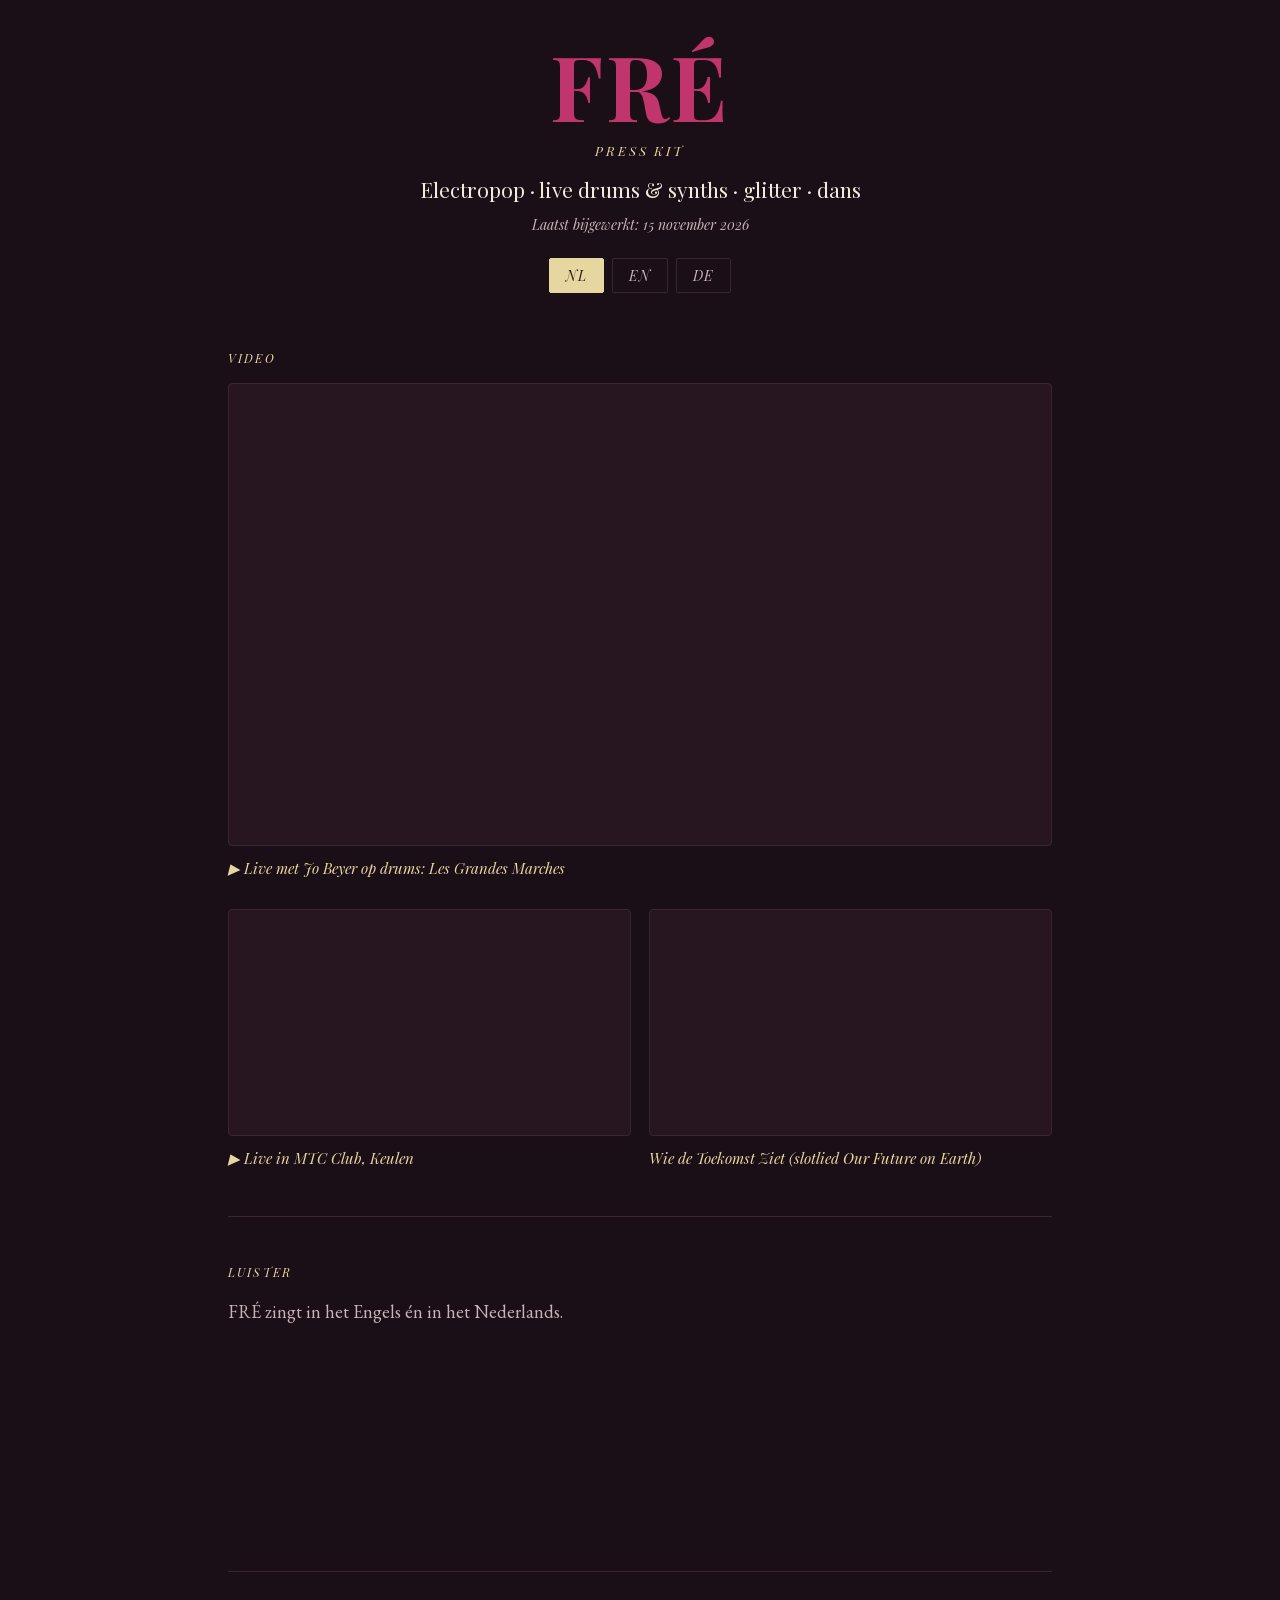
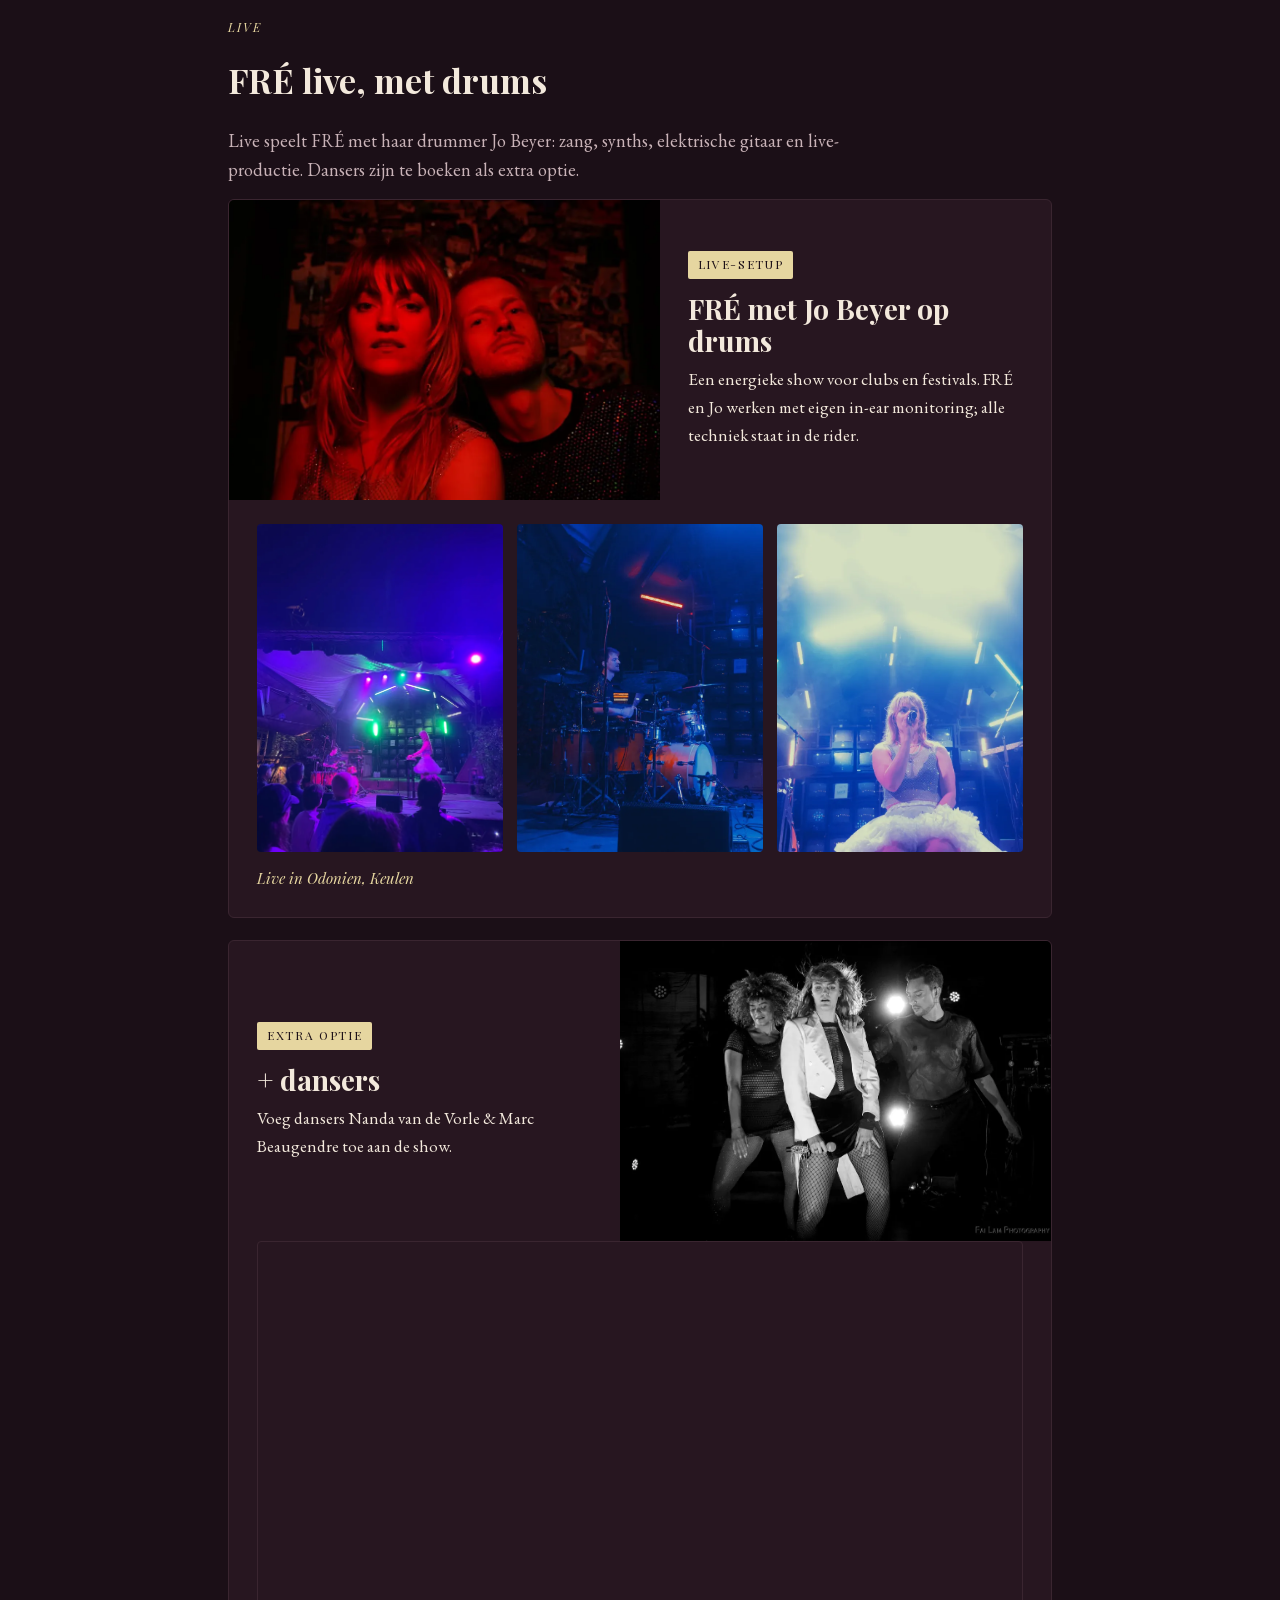
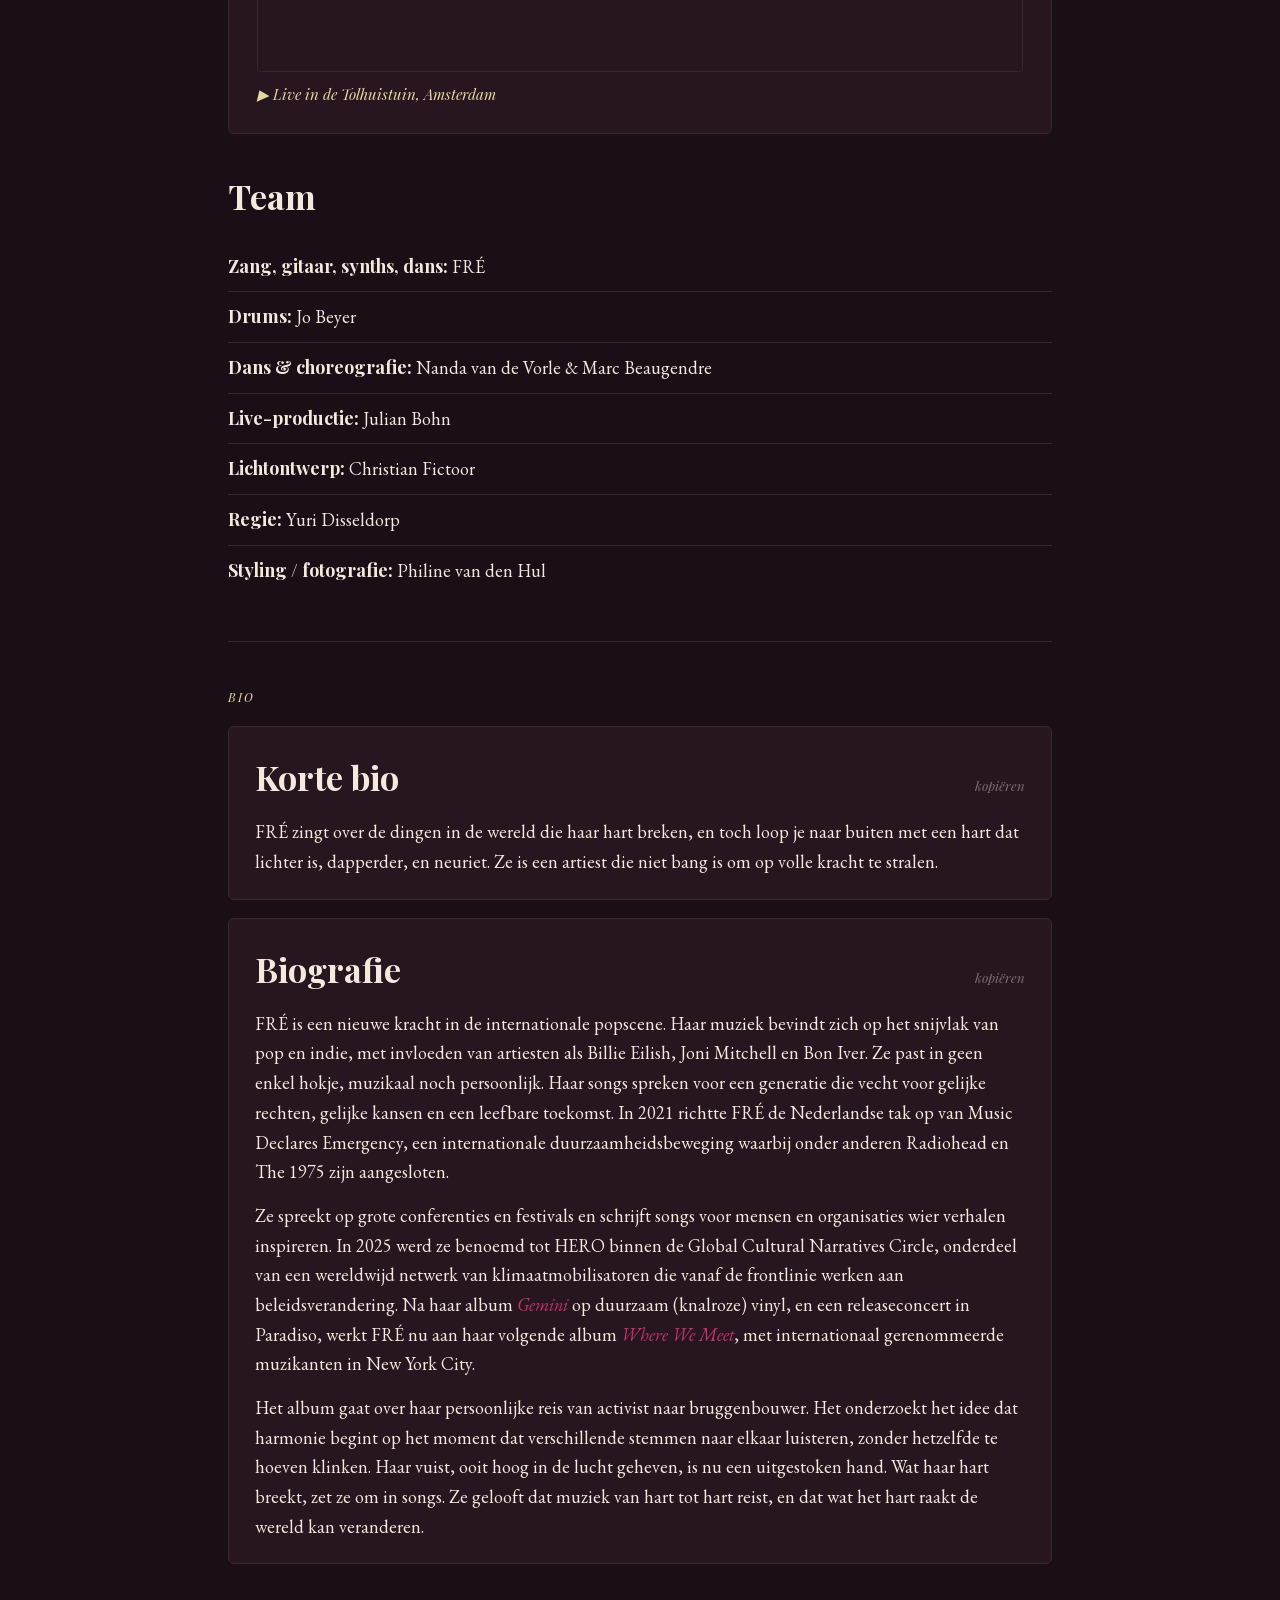
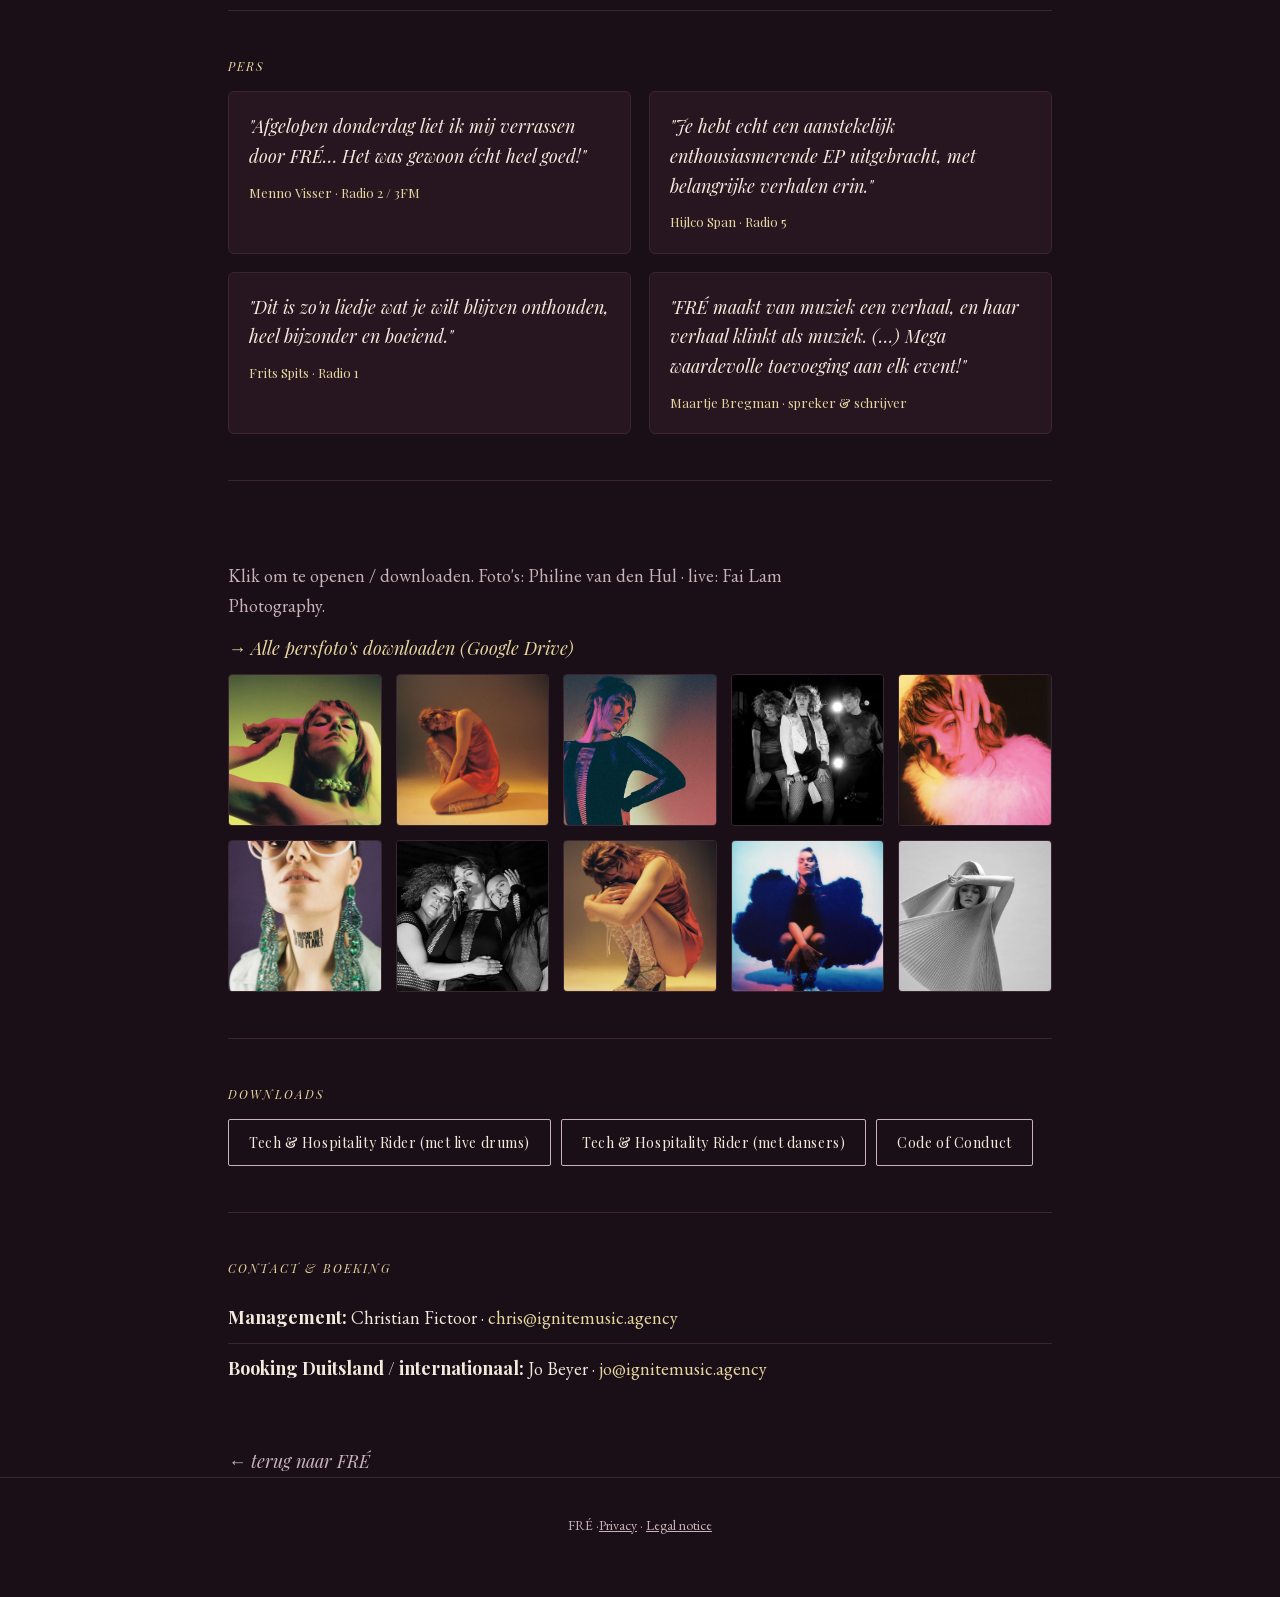
<file: epk.html>
<!DOCTYPE html>
<html lang="nl">
<head>
  <meta charset="UTF-8" />
  <meta name="viewport" content="width=device-width, initial-scale=1.0" />
  <meta name="robots" content="noindex, nofollow" />
  <link rel="canonical" href="https://frewrites.com/epk.html" />
  <title>FRÉ · EPK / Press Kit</title>
  <link rel="icon" type="image/png" href="images/favicon.png" />
  <link rel="apple-touch-icon" href="images/apple-touch-icon.png" />
  <link rel="stylesheet" href="fonts.css">
  <style>
    :root{
      --plum:#1b0f17; --plum-soft:#271620; --cream:#f3e9dc; --muted:#c9b3b8;
      --magenta:#c0356b; --gold:#e6d6a0; --line:#3a2530; --max:880px;
      --serif:"Playfair Display",Georgia,serif; --serif-body:"EB Garamond",Georgia,serif;
    }
    *{box-sizing:border-box;margin:0;padding:0}
    body{background:var(--plum);color:var(--cream);font-family:var(--serif-body);font-size:18px;line-height:1.65}
    .wrap{max-width:var(--max);margin:0 auto;padding:0 28px}
    a{color:inherit}
    header.epk{padding:40px 28px 10px;text-align:center}
    .logo{font-family:var(--serif);font-weight:700;color:var(--magenta);font-size:clamp(48px,11vw,90px);line-height:1;letter-spacing:.03em}
    .kicker{font-family:var(--serif);font-style:italic;letter-spacing:.22em;text-transform:uppercase;color:var(--gold);font-size:13px;margin-top:10px}
    .setup-intro{color:var(--muted)}
    .formula{display:flex;flex-wrap:wrap;align-items:center;gap:10px;margin:6px 0 30px}
    .chip{font-family:var(--serif);font-size:15px;letter-spacing:.04em;padding:8px 16px;border:1px solid var(--gold);color:var(--gold);border-radius:2px}
    .chip.base{background:var(--magenta);border-color:var(--magenta);color:var(--cream);font-weight:700}
    .plus{font-family:var(--serif);font-weight:700;font-size:24px;color:var(--magenta)}
    .setups{display:grid;gap:22px}
    .setup{display:grid;grid-template-columns:1.1fr 1fr;background:var(--plum-soft);border:1px solid var(--line);border-radius:6px;overflow:hidden}
    .setup:nth-child(even){grid-template-columns:1fr 1.1fr}
    .setup:nth-child(even) .ph{order:2}
    .setup .ph{display:block;min-height:300px;position:relative}
    .setup .ph img{position:absolute;inset:0;width:100%;height:100%;object-fit:cover;display:block}
    .setup .ph.two{display:grid;grid-template-columns:.75fr 1fr}
    .setup .ph.two a{position:relative;display:block}
    .setup .txt{padding:26px 28px;display:flex;flex-direction:column;justify-content:center}
    .setup .tag{align-self:flex-start;font-family:var(--serif);font-size:12px;letter-spacing:.14em;text-transform:uppercase;color:var(--plum);background:var(--gold);padding:4px 10px;border-radius:2px;margin-bottom:14px}
    .setup h3{font-family:var(--serif);font-weight:700;font-size:clamp(22px,3vw,28px);line-height:1.15;margin-bottom:8px;display:flex;gap:12px;align-items:baseline}
    .setup .num{color:var(--magenta);font-size:1.3em}
    .setup .stage{font-family:var(--serif);font-style:italic;color:var(--gold);font-size:15px;margin-bottom:10px}
    .setup .txt p{font-size:17px;margin:0}
    .setup-video{grid-column:1/-1;padding:0 28px 26px;display:grid;grid-template-columns:1fr 1fr;gap:18px}
    @media(max-width:700px){.setup-video{grid-template-columns:1fr}}
    .setup-video.one{grid-template-columns:1fr}
    .setup-video{order:3}
    .setup-video .video{border-radius:4px}
    .setup-photos{grid-column:1/-1;order:3;padding:24px 28px 26px;display:grid;grid-template-columns:repeat(3,1fr);gap:14px}
    .setup-photos img{width:100%;aspect-ratio:3/4;object-fit:cover;display:block;border-radius:4px}
    @media(max-width:520px){.setup-photos{gap:8px;padding:16px 16px 20px}}
    @media(max-width:700px){
      .setup,.setup:nth-child(even){grid-template-columns:1fr}
      .setup:nth-child(even) .ph{order:0}
      .setup .ph{min-height:260px}
    }
    .bio-box{background:var(--plum-soft);border:1px solid var(--line);border-radius:6px;padding:22px 26px;margin-top:18px}
    .bio-head{display:flex;flex-wrap:wrap;align-items:baseline;gap:12px;margin-bottom:12px}
    .bio-head h2{margin:0}
    .copy{margin-left:auto;background:none;border:0;padding:2px 0;cursor:pointer;font-family:var(--serif);font-style:italic;font-size:13px;color:var(--muted);opacity:.55;transition:opacity .2s}
    .copy:hover,.copy:focus-visible{opacity:1}
    .bio-text p{max-width:none}
    .bio-text p:last-child{margin-bottom:0}
    .keywords{font-family:var(--serif);color:var(--cream);font-size:clamp(17px,2.4vw,21px);margin:14px auto 0;max-width:640px;line-height:1.4}
    .updated-top{color:var(--muted);font-family:var(--serif);font-style:italic;font-size:14px;margin-top:8px}
    .video{position:relative;aspect-ratio:16/9;border:1px solid var(--line);border-radius:4px;overflow:hidden;background:var(--plum-soft)}
    .video iframe{position:absolute;inset:0;width:100%;height:100%;border:0}
    .vcap{font-family:var(--serif);font-style:italic;color:var(--gold);font-size:15px;margin:10px 0 0}
    .videos.two{grid-template-columns:1fr 1fr}
    .videos{display:grid;grid-template-columns:repeat(3,1fr);gap:26px 18px;margin-top:28px}
    @media(max-width:600px){.videos,.videos.two{grid-template-columns:1fr}}
    .listen{margin-top:8px;border-radius:12px;overflow:hidden;height:80px}
    .listen{margin-bottom:12px}
    .listen iframe{display:block;width:100%;height:80px;border:0}
    .lang-switch{display:flex;gap:8px;justify-content:center;margin:22px 0 0}
    .lang-switch button{font-family:var(--serif);font-style:italic;letter-spacing:.08em;font-size:14px;color:var(--muted);background:transparent;border:1px solid var(--line);border-radius:2px;padding:7px 16px;cursor:pointer;transition:all .2s}
    .lang-switch button.on{background:var(--gold);color:#2a2210;border-color:var(--gold)}
    section{padding:46px 0;border-top:1px solid var(--line)}
    section:first-of-type{border-top:none}
    .eyebrow{color:var(--gold);font-family:var(--serif);font-style:italic;letter-spacing:.18em;text-transform:uppercase;font-size:12px;margin-bottom:14px}
    h2{font-family:var(--serif);font-weight:700;font-size:clamp(24px,4vw,34px);margin-bottom:18px}
    p{max-width:640px;margin-bottom:14px}
    .muted{color:var(--muted)}
    em{color:var(--magenta);font-style:italic}
    .quotes{display:grid;gap:18px;grid-template-columns:1fr 1fr;margin-top:8px}
    .quote{background:var(--plum-soft);border:1px solid var(--line);border-radius:6px;padding:20px}
    .quote p{font-family:var(--serif);font-style:italic;font-size:18px;margin:0}
    .quote span.qrole{display:inline;margin:0}
    .quote span{display:block;margin-top:10px;color:var(--gold);font-size:13px;font-family:var(--serif)}
    .grid{display:grid;grid-template-columns:repeat(5,1fr);gap:14px;margin-top:8px}
    @media(max-width:820px){.grid{grid-template-columns:repeat(3,1fr)}}
    @media(max-width:520px){.grid{grid-template-columns:repeat(2,1fr)}}
    .grid a{display:block;position:relative;border-radius:4px;overflow:hidden;border:1px solid var(--line)}
    .grid img{width:100%;height:150px;object-fit:cover;display:block;transition:transform .3s}
    .grid a:hover img{transform:scale(1.05)}
    .dl{display:flex;flex-wrap:wrap;gap:10px;margin-top:6px}
    .dl a{display:inline-block;padding:11px 20px;border:1px solid var(--muted);border-radius:2px;font-family:var(--serif);font-size:14px;letter-spacing:.04em;text-decoration:none}
    .dl a:hover{background:var(--gold);color:#2a2210;border-color:var(--gold)}
    .rows div{padding:10px 0;border-bottom:1px solid var(--line)}
    .rows div:last-child{border-bottom:0}
    .rows b{color:var(--cream);font-family:var(--serif)}
    .contact a{color:var(--gold);text-decoration:none}
    .back{display:inline-block;margin:8px 0 0;color:var(--muted);font-family:var(--serif);font-style:italic;text-decoration:none}
    footer{padding:36px 0 60px;border-top:1px solid var(--line);text-align:center;color:var(--muted);font-size:14px}
    @media(max-width:600px){.quotes{grid-template-columns:1fr}}

    /* motion */
    html{scroll-behavior:auto}
    .reveal{opacity:0;transform:translateY(34px);filter:blur(6px);transition:opacity .8s cubic-bezier(.22,.61,.36,1),transform .8s cubic-bezier(.22,.61,.36,1),filter .8s ease}
    .reveal.in{opacity:1;transform:none;filter:none}
    @media(prefers-reduced-motion:reduce){.reveal{opacity:1;transform:none;filter:none;transition:none}}
    .grid a{transition:transform .35s cubic-bezier(.22,.61,.36,1),box-shadow .35s ease}
    .grid a:hover{transform:translateY(-5px);box-shadow:0 16px 36px rgba(192,53,107,.32)}
    .grid a:hover img{transform:scale(1.07)}
    .logo{transition:text-shadow .45s ease}
    header.epk .logo:hover{text-shadow:0 2px 34px rgba(192,53,107,.55)}
    .quote{transition:transform .3s ease,border-color .3s ease}
    .quote:hover{transform:translateY(-3px);border-color:var(--gold)}
  </style>
</head>
<body>
  <header class="epk">
    <div class="logo">FRÉ</div>
    <div class="kicker" data-k="kicker"></div>
    <div class="keywords" data-k="keywords"></div>
    <div class="updated-top" data-k="updated"></div>
    <div class="lang-switch">
      <button data-l="nl">NL</button>
      <button data-l="en">EN</button>
      <button data-l="de">DE</button>
    </div>
  </header>

  <div class="wrap">

    <!-- VIDEO -->
    <section>
      <div class="eyebrow" data-k="videoLabel"></div>
      <div class="video"><iframe src="https://www.youtube-nocookie.com/embed/1nRui8upE8o?rel=0" title="FRÉ live with Jo Beyer on drums: Les Grandes Marches" loading="lazy" allow="encrypted-media; picture-in-picture; fullscreen" allowfullscreen></iframe></div>
      <p class="vcap" data-k="vLgm"></p>
      <div class="videos two">
        <div><div class="video"><iframe src="https://www.youtube-nocookie.com/embed/bdEEglqjyTs?rel=0&start=82" title="FRÉ live at MTC Club Cologne" loading="lazy" allow="encrypted-media; picture-in-picture; fullscreen" allowfullscreen></iframe></div><p class="vcap" data-k="vMtc"></p></div>
        <div><div class="video"><iframe src="https://www.youtube-nocookie.com/embed/heApracr0-w?rel=0" title="FRÉ - Wie de Toekomst Ziet" loading="lazy" allow="encrypted-media; picture-in-picture; fullscreen" allowfullscreen></iframe></div><p class="vcap" data-k="vMain"></p></div>
      </div>
    </section>

    <!-- LISTEN -->
    <section>
      <div class="eyebrow" data-k="listenLabel"></div>
      <p class="muted" data-k="listenNote"></p>
      <div class="listen"><iframe src="https://open.spotify.com/embed/track/00SfmiRMJvMivchHBhaeVb?utm_source=generator&theme=0" title="FRÉ - Still Shining" loading="lazy" allow="encrypted-media; fullscreen; picture-in-picture"></iframe></div>
      <div class="listen"><iframe src="https://open.spotify.com/embed/track/0RMGrGd3131pZkzpoDL5Dt?utm_source=generator&theme=0" title="FRÉ - Vluchten" loading="lazy" allow="encrypted-media; fullscreen; picture-in-picture"></iframe></div>
    </section>

    <!-- LIVE & TEAM -->
    <section>
      <div class="eyebrow" data-k="liveLabel"></div>
      <h2 data-k="liveTitle"></h2>
      <p class="setup-intro" data-k="liveIntro"></p>
      <div class="setups">
        <article class="setup">
          <div class="ph">
            <a href="images/jo-beyer-duo-red.jpg" target="_blank"><img src="images/web/jo-beyer-duo-red.webp" alt="FRÉ and her drummer Jo Beyer" loading="lazy"></a>
          </div>
          <div class="txt">
            <span class="tag" data-k="tagMain"></span>
            <h3><span data-k="sMain"></span></h3>
            <p data-k="sMainD"></p>
          </div>
          <div class="setup-photos">
            <a href="images/live-drums-stage.jpg" target="_blank"><img src="images/web/live-drums-stage.webp" alt="FRÉ live with Jo Beyer on drums" loading="lazy"></a>
            <a href="images/live-jo-drums.jpg" target="_blank"><img src="images/web/live-jo-drums.webp" alt="Jo Beyer on drums" loading="lazy"></a>
            <a href="images/live-vocals-blue.jpg" target="_blank"><img src="images/web/live-vocals-blue.webp" alt="FRÉ live" loading="lazy"></a>
            <p class="vcap" data-k="pOdonien" style="grid-column:1/-1;margin-top:0"></p>
          </div>
        </article>
        <article class="setup">
          <div class="ph">
            <a href="images/failam-dance-bw.jpg" target="_blank"><img src="images/web/failam-dance-bw.webp" alt="FRÉ with dancers Nanda van de Vorle and Marc Beaugendre" loading="lazy"></a>
          </div>
          <div class="txt">
            <span class="tag" data-k="tagExtra"></span>
            <h3><span data-k="sExtra"></span></h3>
            <p data-k="sExtraD"></p>
          </div>
          <div class="setup-video one">
            <div><div class="video"><iframe src="https://www.youtube-nocookie.com/embed/zCJ-32j26ho?start=161&rel=0" title="FRÉ Live @ Tolhuistuin" loading="lazy" allow="encrypted-media; picture-in-picture; fullscreen" allowfullscreen></iframe></div>
            <p class="vcap" data-k="vTolhuis"></p></div>
          </div>
        </article>
      </div>
      <h2 style="margin-top:34px" data-k="teamLabel"></h2>
      <div class="rows">
        <div><b data-k="instLabel"></b> <span data-k="inst"></span></div>
        <div><b data-k="drumsLabel"></b> Jo Beyer</div>
        <div><b data-k="danceLabel"></b> Nanda van de Vorle &amp; Marc Beaugendre</div>
        <div><b data-k="prodLabel"></b> Julian Bohn</div>
        <div><b data-k="lightLabel"></b> Christian Fictoor</div>
        <div><b data-k="dirLabel"></b> Yuri Disseldorp</div>
        <div><b data-k="styLabel"></b> Philine van den Hul</div>
      </div>
    </section>

    <!-- BIO -->
    <section>
      <div class="eyebrow" data-k="bioLabel"></div>
      <div class="bio-box">
        <div class="bio-head"><h2 data-k="shortBioLabel"></h2><button class="copy" data-copy="shortBio" data-k="copy"></button></div>
        <div class="bio-text" id="shortBio" data-k="shortBio"></div>
      </div>
      <div class="bio-box">
        <div class="bio-head"><h2 data-k="longBioLabel"></h2><button class="copy" data-copy="longBio" data-k="copy"></button></div>
        <div class="bio-text" id="longBio" data-k="longBio"></div>
      </div>
    </section>

    <!-- PRESS -->
    <section>
      <div class="eyebrow" data-k="quotesLabel"></div>
      <div class="quotes">
        <div class="quote"><p data-k="q1"></p><span>Menno Visser · Radio 2 / 3FM</span></div>
        <div class="quote"><p data-k="q2"></p><span>Hijlco Span · Radio 5</span></div>
        <div class="quote"><p data-k="q3"></p><span>Frits Spits · Radio 1</span></div>
        <div class="quote"><p data-k="q4"></p><span>Maartje Bregman · <span class="qrole" data-k="q4role"></span></span></div>
      </div>
    </section>

    <!-- PHOTOS -->
    <section>
      <div class="eyebrow" data-k="photosLabel"></div>
      <p class="muted" data-k="photosNote"></p>
      <p style="margin-bottom:10px"><a href="https://drive.google.com/drive/folders/1THR8YAjm3_9tG6GH7Ui0uHPrInm3dRhX" target="_blank" rel="noopener" style="color:var(--gold);text-decoration:none;font-family:var(--serif);font-style:italic" data-k="photosAll"></a></p>
      <div class="grid">
        <a href="images/green-armsup-wide.jpeg" target="_blank"><img src="images/web/green-armsup-wide.webp" alt=""></a>
        <a href="images/red-slip-warm.jpeg" target="_blank"><img src="images/web/red-slip-warm.webp" alt="" loading="lazy"></a>
        <a href="images/mesh-sunset-wide.jpeg" target="_blank"><img src="images/web/mesh-sunset-wide.webp" alt="" loading="lazy"></a>
        <a href="images/failam-dance-bw.jpg" target="_blank"><img src="images/web/failam-dance-bw.webp" alt="" loading="lazy"></a>
        <a href="images/pink-fur-portrait.jpeg" target="_blank"><img src="images/web/pink-fur-portrait.webp" alt="" loading="lazy"></a>
        <a href="images/nmoadp-tattoo.jpg" target="_blank"><img src="images/web/nmoadp-tattoo.webp" alt="" loading="lazy"></a>
        <a href="images/failam-trio-bw.jpg" target="_blank"><img src="images/web/failam-trio-bw.webp" alt="" loading="lazy"></a>
        <a href="images/gold-crouch.jpeg" target="_blank"><img src="images/web/gold-crouch.webp" alt="" loading="lazy"></a>
        <a href="images/feathers-pink.jpeg" target="_blank"><img src="images/web/feathers-pink.webp" alt="" loading="lazy"></a>
        <a href="images/pleated-bw.jpg" target="_blank"><img src="images/web/pleated-bw.webp" alt="" loading="lazy"></a>
      </div>
    </section>

    <!-- DOWNLOADS -->
    <section>
      <div class="eyebrow" data-k="downloadsLabel"></div>
      <div class="dl">
        <a href="/downloads/fre-rider-live-drums.pdf" target="_blank" rel="noopener" data-k="riderDrums"></a>
        <a href="/downloads/fre-rider-dancers.pdf" target="_blank" rel="noopener" data-k="riderDancers"></a>
        <a href="/downloads/codeofconduct.pdf" target="_blank" rel="noopener" data-k="conduct"></a>
      </div>
    </section>

    <!-- CONTACT -->
    <section class="contact">
      <div class="eyebrow" data-k="contactLabel"></div>
      <div class="rows">
        <div><b data-k="mgmtLabel"></b> Christian Fictoor · <a href="mailto:chris@ignitemusic.agency">chris@ignitemusic.agency</a></div>
        <div><b data-k="bookLabel"></b> Jo Beyer · <a href="mailto:jo@ignitemusic.agency">jo@ignitemusic.agency</a></div>
      </div>
    </section>

    <a class="back" href="index.html" data-k="back"></a>
  </div>

  <footer>FRÉ ·<a href="privacy.html" style="color:inherit;">Privacy</a> · <a href="colofon.html" style="color:inherit;">Legal notice</a></footer>

  <script src="lenis.min.js"></script>
  <script>
    const I = {
      nl:{
        vLgm:"▶ Live met Jo Beyer op drums: Les Grandes Marches", vMtc:"▶ Live in MTC Club, Keulen", listenNote:"FRÉ zingt in het Engels én in het Nederlands.", liveTitle:"FRÉ live, met drums", liveIntro:"Live speelt FRÉ met haar drummer Jo Beyer: zang, synths, elektrische gitaar en live-productie. Dansers zijn te boeken als extra optie.", tagMain:"Live-setup", sMain:"FRÉ met Jo Beyer op drums", sMainD:"Een energieke show voor clubs en festivals. FRÉ en Jo werken met eigen in-ear monitoring; alle techniek staat in de rider.", tagExtra:"Extra optie", sExtra:"+ dansers", sExtraD:"Voeg dansers Nanda van de Vorle &amp; Marc Beaugendre toe aan de show.",
        copy:"kopiëren", copied:"gekopieerd", keywords:"Electropop · live drums &amp; synths · glitter · dans", kicker:"Press Kit", bioLabel:"Bio",
       
        shortBioLabel:"Korte bio",
        shortBio:"FRÉ zingt over de dingen in de wereld die haar hart breken, en toch loop je naar buiten met een hart dat lichter is, dapperder, en neuriet. Ze is een artiest die niet bang is om op volle kracht te stralen.",
        longBioLabel:"Biografie",
        longBio:"<p>FRÉ is een nieuwe kracht in de internationale popscene. Haar muziek bevindt zich op het snijvlak van pop en indie, met invloeden van artiesten als Billie Eilish, Joni Mitchell en Bon Iver. Ze past in geen enkel hokje, muzikaal noch persoonlijk. Haar songs spreken voor een generatie die vecht voor gelijke rechten, gelijke kansen en een leefbare toekomst. In 2021 richtte FRÉ de Nederlandse tak op van Music Declares Emergency, een internationale duurzaamheidsbeweging waarbij onder anderen Radiohead en The 1975 zijn aangesloten.</p><p>Ze spreekt op grote conferenties en festivals en schrijft songs voor mensen en organisaties wier verhalen inspireren. In 2025 werd ze benoemd tot HERO binnen de Global Cultural Narratives Circle, onderdeel van een wereldwijd netwerk van klimaatmobilisatoren die vanaf de frontlinie werken aan beleidsverandering. Na haar album <em>Gemini</em> op duurzaam (knalroze) vinyl, en een releaseconcert in Paradiso, werkt FRÉ nu aan haar volgende album <em>Where We Meet</em>, met internationaal gerenommeerde muzikanten in New York City.</p><p>Het album gaat over haar persoonlijke reis van activist naar bruggenbouwer. Het onderzoekt het idee dat harmonie begint op het moment dat verschillende stemmen naar elkaar luisteren, zonder hetzelfde te hoeven klinken. Haar vuist, ooit hoog in de lucht geheven, is nu een uitgestoken hand. Wat haar hart breekt, zet ze om in songs. Ze gelooft dat muziek van hart tot hart reist, en dat wat het hart raakt de wereld kan veranderen.</p>",
        quotesLabel:"Pers",
        q1:"\"Afgelopen donderdag liet ik mij verrassen door FRÉ… Het was gewoon écht heel goed!\"",
        q2:"\"Je hebt echt een aanstekelijk enthousiasmerende EP uitgebracht, met belangrijke verhalen erin.\"",
        q3:"\"Dit is zo'n liedje wat je wilt blijven onthouden, heel bijzonder en boeiend.\"",
        q4:"\"FRÉ maakt van muziek een verhaal, en haar verhaal klinkt als muziek. (…) Mega waardevolle toevoeging aan elk event!\"", q4role:"spreker &amp; schrijver",
        liveLabel:"Live",
        setupsLabel:"Stel je show samen",
        setupsIntro:"FRÉ solo is de basis. Dansers en live drums zijn uitbreidingen, los of samen te boeken.",
        chipDance:"+ dansers", chipDrums:"+ live drums", tagBase:"Basis",
        s1:"FRÉ solo", s1d:"Zang, gitaar, synths en live-productie. Compact en flexibel, voor elk podium.",
        s2:"FRÉ + dansers", s2d:"De solo-show met dansers Nanda van de Vorle &amp; Marc Beaugendre.",
        s3:"FRÉ + Jo Beyer (live drums)", s3d:"Met live drums door Jo Beyer, optioneel aangevuld met dansers.", s3v:"▶ Live bij Les Grandes Marches", s3v2:"▶ Live in MTC Club, Keulen",
        teamLabel:"Team",
        drumsLabel:"Drums:",
        instLabel:"Zang, gitaar, synths, dans:", inst:"FRÉ",
        danceLabel:"Dans & choreografie:", prodLabel:"Live-productie:", lightLabel:"Lichtontwerp:", dirLabel:"Regie:", styLabel:"Styling / fotografie:",
        photosLabel:"Persfoto's", photosNote:"Klik om te openen / downloaden. Foto's: Philine van den Hul · live: Fai Lam Photography.", photosAll:"→ Alle persfoto's downloaden (Google Drive)",
        downloadsLabel:"Downloads",
        riderSolo:"Tech & Hospitality Rider (solo)", riderDancers:"Tech & Hospitality Rider (met dansers)", riderDrums:"Tech & Hospitality Rider (met live drums)", conduct:"Code of Conduct",
        videoLabel:"Video", vMain:"Wie de Toekomst Ziet (slotlied Our Future on Earth)", vGrand:"GRAND (live)", vTolhuis:"▶ Live in de Tolhuistuin, Amsterdam", pOdonien:"Live in Odonien, Keulen", vSpeech:"Speech over Music Declares Emergency, Top van Onderop (2024)", vPortrait:"Stepping Into the Arena: een portret (2020)",
        listenLabel:"Luister",
        contactLabel:"Contact & boeking", mgmtLabel:"Management:", bookLabel:"Booking Duitsland / internationaal:",
        back:"← terug naar FRÉ", updated:"Laatst bijgewerkt: 15 november 2026"
      },
      en:{
        vLgm:"▶ Live with Jo Beyer on drums: Les Grandes Marches", vMtc:"▶ Live at MTC Club, Cologne", listenNote:"FRÉ sings in English and in Dutch.", liveTitle:"FRÉ live, with drums", liveIntro:"Live, FRÉ plays with her drummer Jo Beyer: vocals, synths, electric guitar and live production. Dancers can be added as an extra option.", tagMain:"Live setup", sMain:"FRÉ with Jo Beyer on drums", sMainD:"An energetic show for clubs and festivals. FRÉ and Jo run their own in-ear monitoring; all tech details are in the rider.", tagExtra:"Extra option", sExtra:"+ dancers", sExtraD:"Add dancers Nanda van de Vorle &amp; Marc Beaugendre to the show.",
        copy:"copy", copied:"copied", keywords:"Electro-pop · live drums &amp; synths · glitter · dance", kicker:"Press Kit", bioLabel:"Bio",
       
        shortBioLabel:"Short bio",
        shortBio:"FRÉ sings about the things in the world that break her heart, and still you walk out with your heart lighter, braver, and humming. She&#8217;s an artist unafraid to shine at full voltage.",
        longBioLabel:"Biography",
        longBio:"<p>FRÉ is a new force in the international pop scene. Her music sits at the intersection of pop and indie, influenced by artists like Billie Eilish, Joni Mitchell and Bon Iver. She doesn&#8217;t fit in a box, musically or personally. Her songs speak for a generation fighting for equal rights, equal opportunities and a living future. In 2021, FRÉ founded the Dutch branch of Music Declares Emergency, an international sustainability movement that includes artists like Radiohead and The 1975.</p><p>She speaks at major conferences and festivals and writes songs for people and organisations whose stories inspire. In 2025 she was named a HERO within the Global Cultural Narratives Circle, joining a global network of climate mobilizers driving policy change from the frontlines. After releasing her album <em>Gemini</em> on sustainable (pink) vinyl, and a release concert at Paradiso, FRÉ is now working on her next album <em>Where We Meet</em> with internationally renowned musicians in New York City.</p><p>The album is about her personal journey from activist to bridge builder. It explores the idea that harmony begins the moment different voices listen to each other, without having to sound the same. Her fist, once raised high in the air, is now an outstretched hand. She metabolizes what breaks her heart into songs. She believes music travels heart to heart, and that what moves the heart can change the world.</p>",
        quotesLabel:"Press",
        q1:"\"Pleasantly surprised by FRÉ at her release concert… it was just REALLY good!\"",
        q2:"\"An infectious, energizing EP, with important stories in it.\"",
        q3:"\"One of those songs you want to remember… very special and captivating.\"",
        q4:"\"FRÉ turns music into a story, and her story sounds like music. (…) A hugely valuable addition to any event!\"", q4role:"speaker &amp; writer",
        liveLabel:"Live",
        setupsLabel:"Build your show",
        setupsIntro:"FRÉ solo is the base. Dancers and live drums are add-ons, bookable separately or together.",
        chipDance:"+ dancers", chipDrums:"+ live drums", tagBase:"Base",
        s1:"FRÉ solo", s1d:"Voice, guitar, synths and live production. Compact and flexible, for any stage.",
        s2:"FRÉ + dancers", s2d:"The solo show with dancers Nanda van de Vorle &amp; Marc Beaugendre.",
        s3:"FRÉ + Jo Beyer (live drums)", s3d:"With live drums by Jo Beyer, optionally with dancers as well.", s3v:"▶ Live at Les Grandes Marches", s3v2:"▶ Live at MTC Club, Cologne",
        teamLabel:"Team",
        drumsLabel:"Drums:",
        instLabel:"Vocals, guitar, synths, dance:", inst:"FRÉ",
        danceLabel:"Dance & choreography:", prodLabel:"Live production:", lightLabel:"Light design:", dirLabel:"Stage direction:", styLabel:"Styling / photography:",
        photosLabel:"Press photos", photosNote:"Click to open / download. Photos: Philine van den Hul · live: Fai Lam Photography.", photosAll:"→ Download all press photos (Google Drive)",
        downloadsLabel:"Downloads",
        riderSolo:"Tech & Hospitality Rider (solo)", riderDancers:"Tech & Hospitality Rider (with dancers)", riderDrums:"Tech & Hospitality Rider (with live drums)", conduct:"Code of Conduct",
        videoLabel:"Video", vMain:"Wie de Toekomst Ziet (closing song, Our Future on Earth)", vGrand:"GRAND (live)", vTolhuis:"▶ Live at Tolhuistuin, Amsterdam", pOdonien:"Live in Odonien, Cologne", vSpeech:"Speech on Music Declares Emergency, Top van Onderop (2024, Dutch)", vPortrait:"Stepping Into the Arena: a portrait (2020)",
        listenLabel:"Listen",
        contactLabel:"Contact & booking", mgmtLabel:"Management:", bookLabel:"Booking Germany / international:",
        back:"← back to FRÉ", updated:"Last updated: 15 November 2026"
      },
      de:{
        vLgm:"▶ Live mit Jo Beyer an den Drums: Les Grandes Marches", vMtc:"▶ Live im MTC Club, Köln", listenNote:"FRÉ singt auf Englisch und auf Niederländisch.", liveTitle:"FRÉ live, mit Drums", liveIntro:"Live spielt FRÉ mit ihrem Drummer Jo Beyer: Gesang, Synths, E-Gitarre und Live-Produktion. Tänzer können als Extra-Option dazugebucht werden.", tagMain:"Live-Setup", sMain:"FRÉ mit Jo Beyer an den Drums", sMainD:"Eine energiegeladene Show für Clubs und Festivals. FRÉ und Jo nutzen ihr eigenes In-Ear-Monitoring; alle technischen Details stehen im Rider.", tagExtra:"Extra-Option", sExtra:"+ Tänzer", sExtraD:"Ergänze die Show um die Tänzer Nanda van de Vorle &amp; Marc Beaugendre.",
        copy:"kopieren", copied:"kopiert", keywords:"Electro-Pop · Live-Drums &amp; Synths · Glitzer · Tanz", kicker:"Pressemappe", bioLabel:"Bio",
       
        shortBioLabel:"Kurzbio",
        shortBio:"FRÉ singt über die Dinge in der Welt, die ihr das Herz brechen, und trotzdem gehst du nach Hause mit einem Herzen, das leichter ist, mutiger, und summt. Sie ist eine Künstlerin, die keine Angst hat, mit voller Spannung zu leuchten.",
        longBioLabel:"Biografie",
        longBio:"<p>FRÉ ist eine neue Kraft in der internationalen Popszene. Ihre Musik bewegt sich an der Schnittstelle von Pop und Indie, beeinflusst von Künstlerinnen und Künstlern wie Billie Eilish, Joni Mitchell und Bon Iver. Sie passt in keine Schublade, weder musikalisch noch persönlich. Ihre Songs sprechen für eine Generation, die für gleiche Rechte, gleiche Chancen und eine lebenswerte Zukunft kämpft. 2021 gründete FRÉ den niederländischen Zweig von Music Declares Emergency, einer internationalen Nachhaltigkeitsbewegung, der unter anderem Radiohead und The 1975 angehören.</p><p>Sie spricht auf großen Konferenzen und Festivals und schreibt Songs für Menschen und Organisationen, deren Geschichten inspirieren. 2025 wurde sie als HERO in den Global Cultural Narratives Circle aufgenommen, ein weltweites Netzwerk von Klima-Mobilisierenden, die von der Frontlinie aus politischen Wandel vorantreiben. Nach ihrem Album <em>Gemini</em> auf nachhaltigem (pinkem) Vinyl und einem Releasekonzert im Paradiso arbeitet FRÉ nun an ihrem nächsten Album <em>Where We Meet</em>, mit international renommierten Musikerinnen und Musikern in New York City.</p><p>Das Album erzählt von ihrem persönlichen Weg von der Aktivistin zur Brückenbauerin. Es geht der Idee nach, dass Harmonie in dem Moment beginnt, in dem verschiedene Stimmen einander zuhören, ohne gleich klingen zu müssen. Ihre Faust, einst hoch in die Luft gereckt, ist heute eine ausgestreckte Hand. Was ihr das Herz bricht, verwandelt sie in Songs. Sie glaubt, dass Musik von Herz zu Herz reist und dass das, was das Herz bewegt, die Welt verändern kann.</p>",
        quotesLabel:"Presse",
        q1:"\"Letzten Donnerstag ließ ich mich von FRÉ überraschen… es war einfach richtig gut!\"",
        q2:"\"Eine ansteckend begeisternde EP, mit wichtigen Geschichten.\"",
        q3:"\"Das ist so ein Lied, das man sich merken möchte… sehr besonders und fesselnd.\"",
        q4:"\"FRÉ macht aus Musik eine Geschichte, und ihre Geschichte klingt wie Musik. (…) Eine enorm wertvolle Bereicherung für jedes Event!\"", q4role:"Speakerin &amp; Autorin",
        liveLabel:"Live",
        setupsLabel:"Stell deine Show zusammen",
        setupsIntro:"FRÉ solo ist die Basis. Tänzer und Live-Drums sind Add-ons, einzeln oder zusammen buchbar.",
        chipDance:"+ Tänzer", chipDrums:"+ Live-Drums", tagBase:"Basis",
        s1:"FRÉ solo", s1d:"Gesang, Gitarre, Synths und Live-Produktion. Kompakt und flexibel, für jede Bühne.",
        s2:"FRÉ + Tänzer", s2d:"Die Solo-Show mit den Tänzern Nanda van de Vorle &amp; Marc Beaugendre.",
        s3:"FRÉ + Jo Beyer (Live-Drums)", s3d:"Mit Live-Drums von Jo Beyer, optional auch mit Tänzern.", s3v:"▶ Live bei Les Grandes Marches", s3v2:"▶ Live im MTC Club, Köln",
        teamLabel:"Team",
        drumsLabel:"Drums:",
        instLabel:"Gesang, Gitarre, Synths, Tanz:", inst:"FRÉ",
        danceLabel:"Tanz & Choreografie:", prodLabel:"Live-Produktion:", lightLabel:"Lichtdesign:", dirLabel:"Regie:", styLabel:"Styling / Fotografie:",
        photosLabel:"Pressefotos", photosNote:"Zum Öffnen / Herunterladen klicken. Fotos: Philine van den Hul · live: Fai Lam Photography.", photosAll:"→ Alle Pressefotos herunterladen (Google Drive)",
        downloadsLabel:"Downloads",
        riderSolo:"Tech & Hospitality Rider (solo)", riderDancers:"Tech & Hospitality Rider (mit Tänzern)", riderDrums:"Tech & Hospitality Rider (mit Live-Drums)", conduct:"Code of Conduct",
        videoLabel:"Video", vMain:"Wie de Toekomst Ziet (Schlusslied, Our Future on Earth)", vGrand:"GRAND (live)", vTolhuis:"▶ Live in der Tolhuistuin, Amsterdam", pOdonien:"Live im Odonien, Köln", vSpeech:"Rede über Music Declares Emergency, Top van Onderop (2024, Niederländisch)", vPortrait:"Stepping Into the Arena: ein Porträt (2020)",
        listenLabel:"Hören",
        contactLabel:"Kontakt & Booking", mgmtLabel:"Management:", bookLabel:"Booking Deutschland / international:",
        back:"← zurück zu FRÉ", updated:"Zuletzt aktualisiert: 15. November 2026"
      }
    };
    function setLang(l){
      document.documentElement.lang = l;
      document.querySelectorAll('[data-k]').forEach(function(el){ el.innerHTML = I[l][el.dataset.k] || ''; });
      document.querySelectorAll('.lang-switch button').forEach(function(b){ b.classList.toggle('on', b.dataset.l===l); });
      try{ localStorage.setItem('epklang', l); }catch(e){}
      try{ if(/^\/epk(-(nl|en|de))?(\.html)?$/.test(location.pathname)) history.replaceState(null, '', '/epk-' + l); }catch(e){}
    }
    document.querySelectorAll('.lang-switch button').forEach(function(b){ b.addEventListener('click', function(){ setLang(b.dataset.l); }); });
    // /epk-nl, /epk-en, /epk-de pick the language; plain /epk falls back to the last choice, then NL
    var fromPath = (location.pathname.match(/epk-(nl|en|de)/) || [])[1];
    var saved = 'nl'; try{ saved = localStorage.getItem('epklang') || 'nl'; }catch(e){}
    setLang(fromPath || saved);

    // motion: cinematic staggered reveals + buttery smooth scroll
    (function(){
      var io = new IntersectionObserver(function(es){ es.forEach(function(e){ if(e.isIntersecting){ e.target.classList.add('in'); io.unobserve(e.target); } }); }, { threshold:0.12, rootMargin:'0px 0px -6% 0px' });
      document.querySelectorAll('section').forEach(function(sec){
        var items = Array.prototype.slice.call(sec.querySelectorAll('.eyebrow, h2, p, .quote, .rows > div, .setup, .grid a, .dl a'));
        items = items.filter(function(el){ return !items.some(function(o){ return o!==el && o.contains(el); }); });
        items.forEach(function(el,i){ el.classList.add('reveal'); el.style.transitionDelay = ((i%6)*0.06)+'s'; io.observe(el); });
      });
      var reduce = matchMedia('(prefers-reduced-motion: reduce)').matches;
      if(!reduce && window.Lenis){
        var lenis = new Lenis({ duration:1.1, easing:function(t){ return Math.min(1, 1.001 - Math.pow(2, -10*t)); } });
        (function raf(t){ lenis.raf(t); requestAnimationFrame(raf); })();
      }
    })();
  
  document.querySelectorAll('.copy').forEach(function(b){
    b.addEventListener('click',function(){
      var el=document.getElementById(b.dataset.copy);
      var t=el.innerText.trim();
      var done=function(){var l=(document.documentElement.lang||'nl').slice(0,2);var o=b.innerHTML;b.innerHTML=(I[l]||I.nl).copied;setTimeout(function(){b.innerHTML=o;},1600);};
      if(navigator.clipboard){navigator.clipboard.writeText(t).then(done);}else{var r=document.createRange();r.selectNodeContents(el);var sel=getSelection();sel.removeAllRanges();sel.addRange(r);document.execCommand('copy');sel.removeAllRanges();done();}
    });
  });
</script>
</body>
</html>
</file>
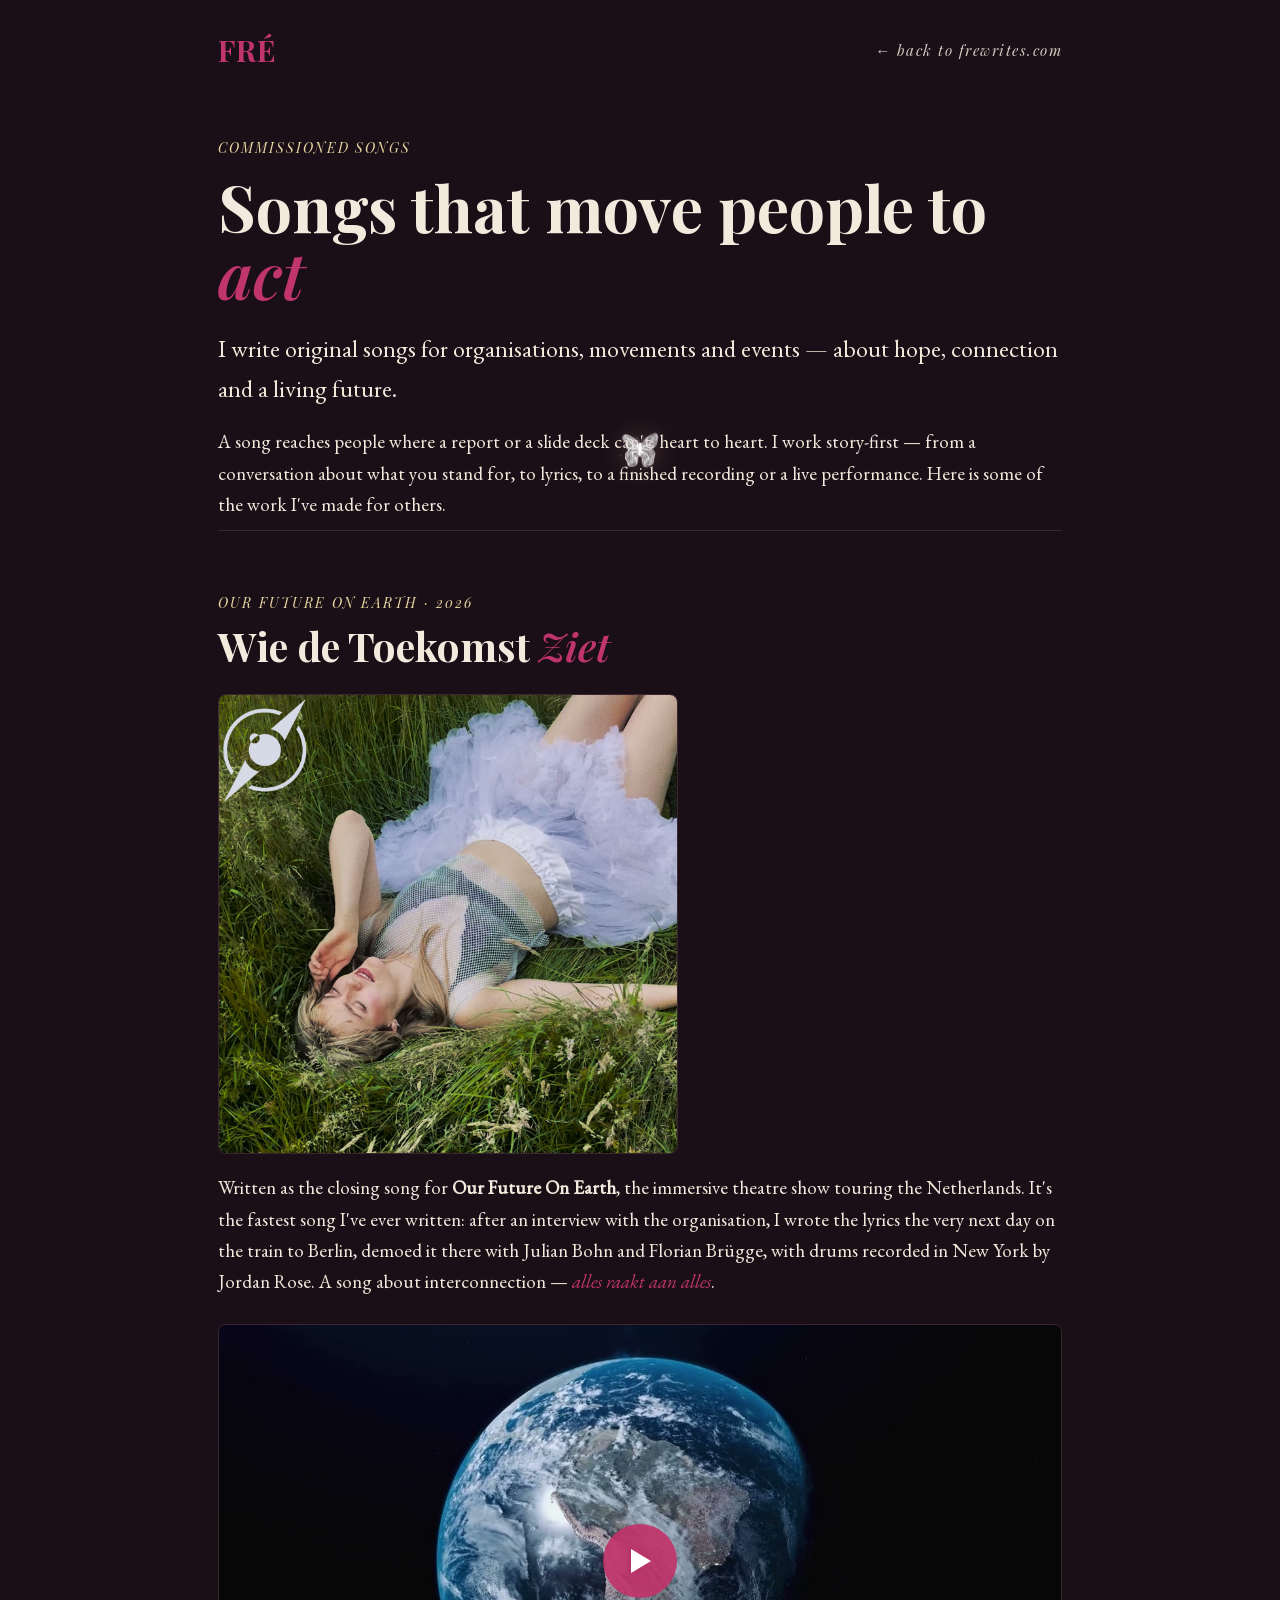
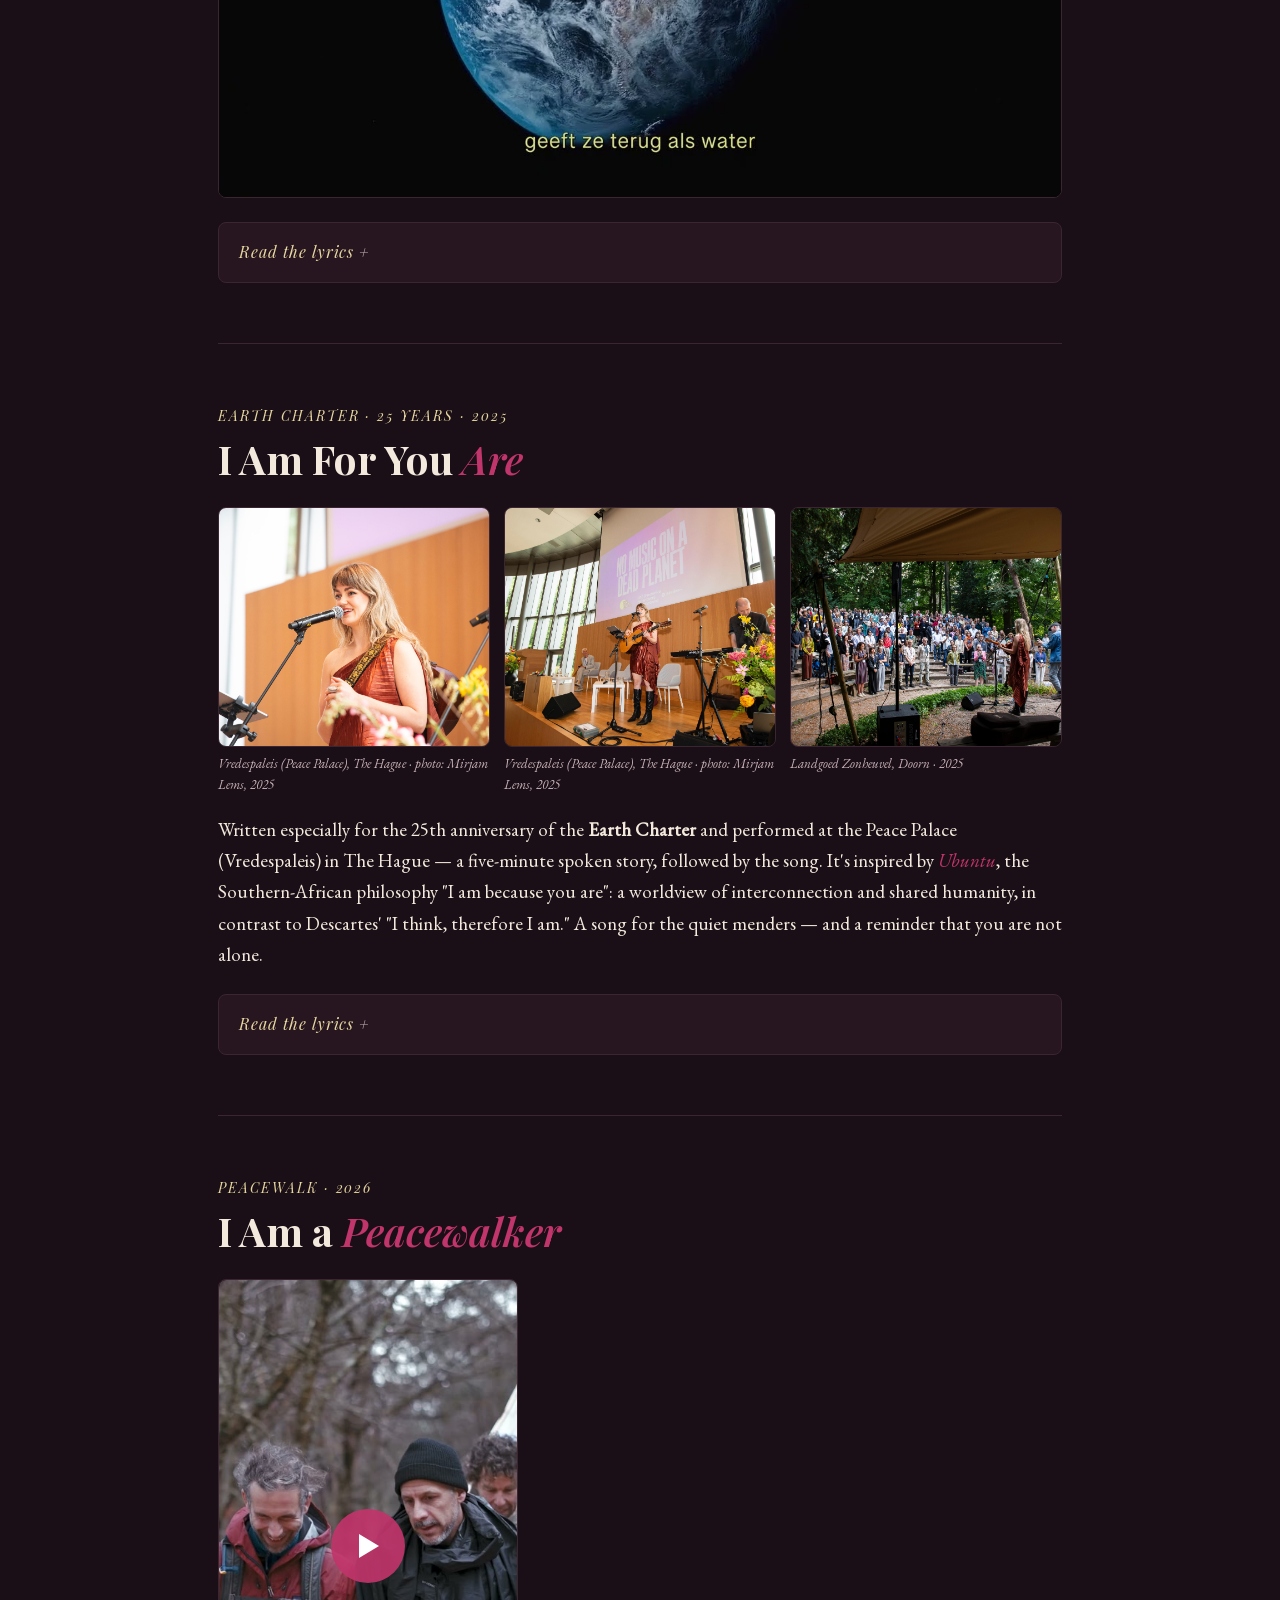
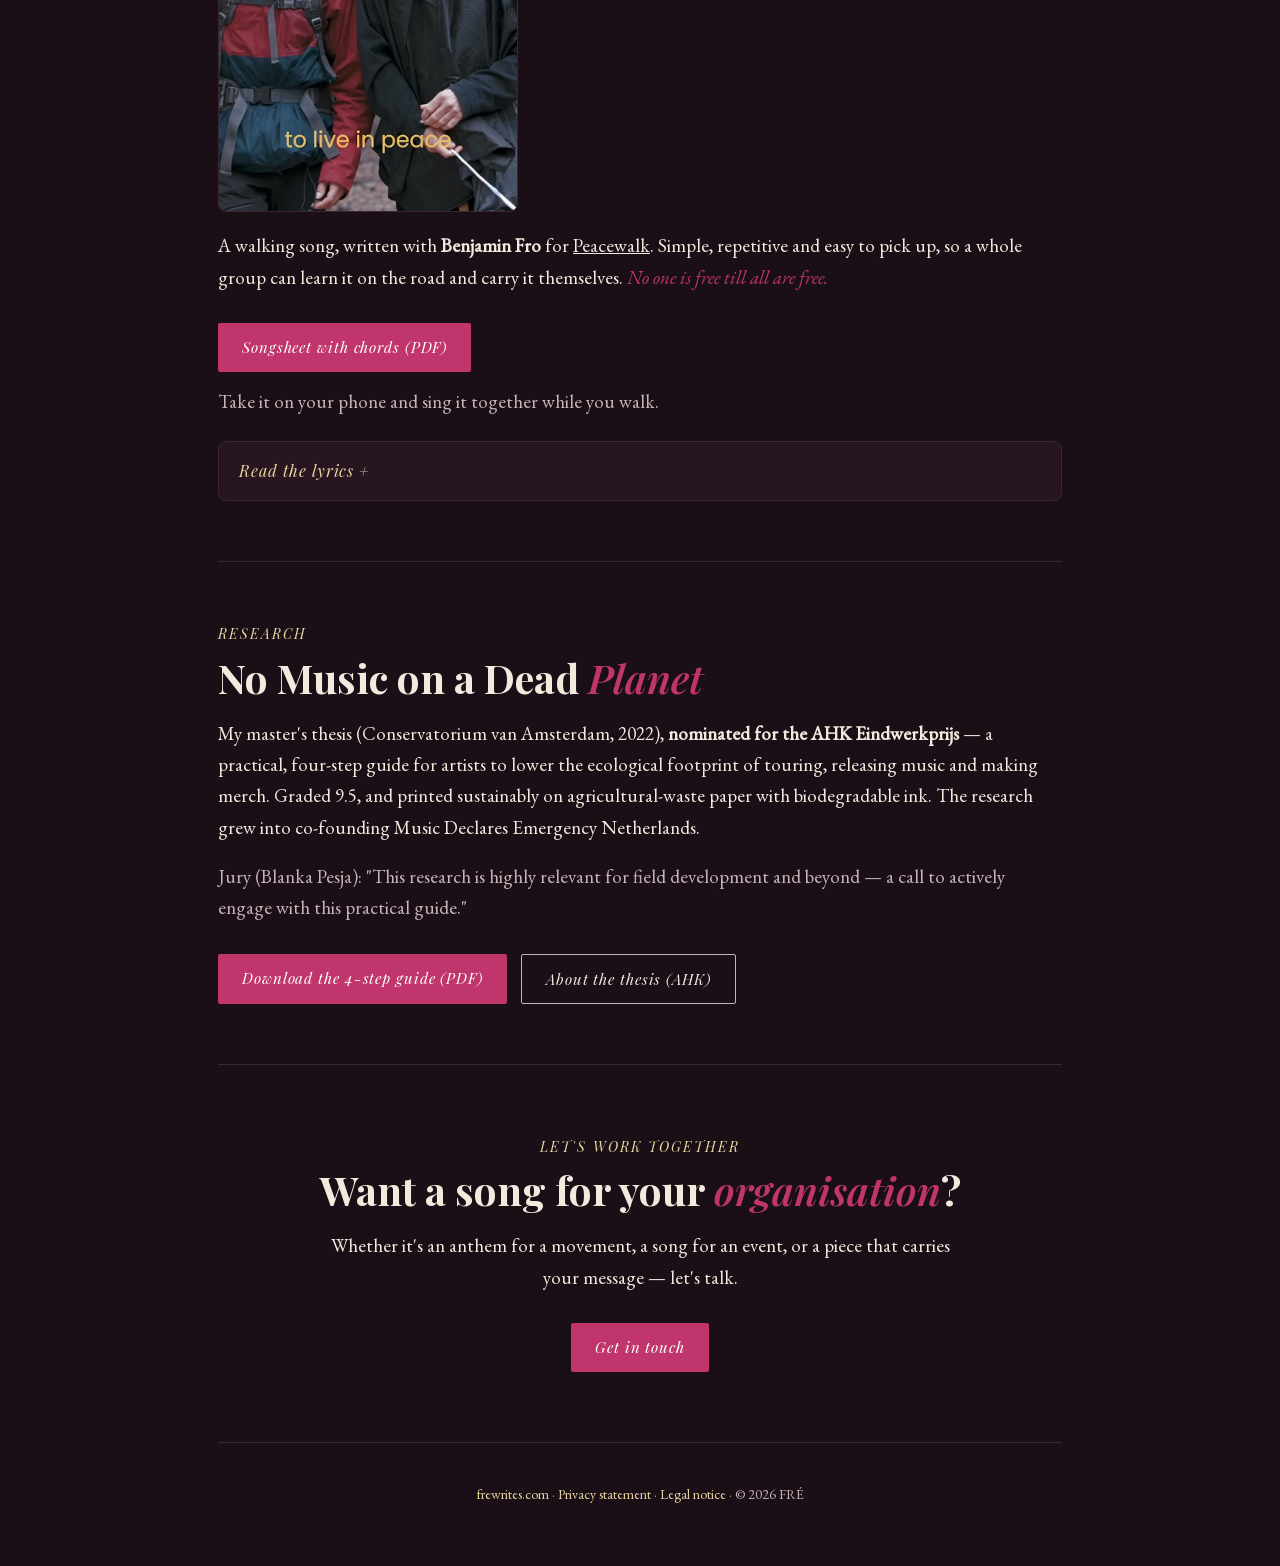
<file: for-organisations.html>
<!doctype html>
<html lang="en">
<head>
  <meta charset="utf-8" />
  <meta name="viewport" content="width=device-width, initial-scale=1.0" />
  <meta name="robots" content="noindex, nofollow" />
  <link rel="canonical" href="https://frewrites.com/for-organisations.html" />
  <title>FRÉ — Commissioned songs</title>
  <meta name="description" content="FRÉ writes original songs for organisations, movements and events — about hope, connection and a living future. Selected commissioned work." />
  <link rel="icon" type="image/png" href="images/favicon.png" />
  <link rel="apple-touch-icon" href="images/apple-touch-icon.png" />
  <link rel="stylesheet" href="fonts.css">
  <style>
    :root{
      --plum:#1b0f17; --plum-soft:#271620; --cream:#f3e9dc; --muted:#c9b3b8;
      --magenta:#c0356b; --gold:#e6d6a0; --line:#3a2530; --max:900px;
      --serif:"Playfair Display",Georgia,serif; --serif-body:"EB Garamond",Georgia,serif;
    }
    *{box-sizing:border-box;margin:0;padding:0}
    body{background:var(--plum);color:var(--cream);font-family:var(--serif-body);font-size:19px;line-height:1.65;-webkit-font-smoothing:antialiased}
    .wrap{max-width:var(--max);margin:0 auto;padding:0 28px}
    a{color:inherit}
    nav{display:flex;align-items:center;justify-content:space-between;padding:26px 0;font-family:var(--serif);font-style:italic;letter-spacing:.1em;font-size:15px}
    nav .brand{font-style:normal;font-weight:700;font-size:30px;color:var(--magenta);letter-spacing:.04em;text-decoration:none}
    nav a.back{color:var(--cream);text-decoration:none;opacity:.85}
    nav a.back:hover{opacity:1;color:var(--gold)}
    .eyebrow{font-family:var(--serif);font-style:italic;letter-spacing:.14em;color:var(--gold);font-size:14px;text-transform:uppercase}
    h1{font-family:var(--serif);font-weight:700;font-size:clamp(38px,7vw,64px);line-height:1.05;margin:14px 0 0}
    h2{font-family:var(--serif);font-weight:700;font-size:clamp(28px,5vw,40px);line-height:1.1;margin:10px 0 0}
    em{color:var(--magenta);font-style:italic}
    .lead{font-size:clamp(20px,2.4vw,24px);color:var(--cream);margin:22px 0 0;font-family:var(--serif-body)}
    .body{margin:18px 0 0;color:var(--cream)}
    .muted{color:var(--muted)}
    header.intro{padding:34px 0 10px}
    section.project{padding:60px 0;border-top:1px solid var(--line)}
    .cover{display:block;width:100%;max-width:460px;border-radius:8px;border:1px solid var(--line);margin:26px 0 0}
    .cover-link{display:block;max-width:460px;transition:transform .25s ease,box-shadow .25s ease}
    .cover-link:hover{transform:translateY(-3px);box-shadow:0 14px 34px rgba(0,0,0,.45)}
    .short{position:relative;aspect-ratio:9/16;max-width:300px;margin:26px 0 0;border:1px solid var(--line);border-radius:8px;overflow:hidden;background:#000}
    .short iframe{position:absolute;inset:0;width:100%;height:100%;border:0;display:block}
    .video{position:relative;aspect-ratio:16/9;margin:26px 0 0;border:1px solid var(--line);border-radius:8px;overflow:hidden;background:#000}
    .video iframe{position:absolute;inset:0;width:100%;height:100%;border:0;display:block}
    .ytfacade{cursor:pointer}
    .ytfacade img{position:absolute;inset:0;width:100%;height:100%;object-fit:cover;display:block}
    .ytfacade .ytplay{position:absolute;top:50%;left:50%;transform:translate(-50%,-50%);width:74px;height:74px;border:0;border-radius:50%;background:rgba(192,53,107,.92);cursor:pointer;transition:background .2s ease,transform .2s ease}
    .ytfacade .ytplay::before{content:"";display:block;width:0;height:0;margin-left:28px;border-style:solid;border-width:12px 0 12px 20px;border-color:transparent transparent transparent #fff}
    .ytfacade:hover .ytplay{background:rgba(192,53,107,1);transform:translate(-50%,-50%) scale(1.06)}
    .photos{display:grid;grid-template-columns:repeat(auto-fit,minmax(220px,1fr));gap:14px;margin:26px 0 0}
    .photos figure{margin:0}
    .photos img{width:100%;height:240px;object-fit:cover;border-radius:8px;border:1px solid var(--line);display:block}
    figcaption{font-size:13px;color:var(--muted);margin-top:6px;font-style:italic}
    details{margin:24px 0 0;border:1px solid var(--line);border-radius:8px;background:var(--plum-soft)}
    summary{cursor:pointer;list-style:none;padding:16px 20px;font-family:var(--serif);font-style:italic;letter-spacing:.06em;color:var(--gold);font-size:16px}
    summary::-webkit-details-marker{display:none}
    summary::after{content:"  +";color:var(--muted)}
    details[open] summary::after{content:"  –"}
    .lyrics{padding:4px 22px 24px;white-space:pre-wrap;color:var(--cream);font-size:17px;line-height:1.7}
    .actions{margin-top:30px;display:flex;gap:14px;flex-wrap:wrap}
    .btn{display:inline-block;padding:12px 24px;border-radius:2px;font-family:var(--serif);font-style:italic;letter-spacing:.06em;font-size:15px;text-decoration:none;transition:transform .15s}
    .btn:hover{transform:translateY(-2px)}
    .btn-primary{background:var(--magenta);color:#fff}
    .btn-ghost{border:1px solid var(--muted);color:var(--cream)}
    .cta{padding:70px 0;border-top:1px solid var(--line);text-align:center}
    .cta .actions{justify-content:center}
    footer{padding:40px 0 60px;border-top:1px solid var(--line);text-align:center;color:var(--muted);font-size:14px}
    footer a{color:var(--gold);text-decoration:none}
  </style>
  <link rel="stylesheet" href="butterfly.css" />
</head>
<body>
  <div class="wrap">

    <nav>
      <a class="brand" href="index.html">FRÉ</a>
      <a class="back" href="index.html">← back to frewrites.com</a>
    </nav>

    <header class="intro">
      <div class="eyebrow">Commissioned songs</div>
      <h1>Songs that move people to <em>act</em></h1>
      <p class="lead">I write original songs for organisations, movements and events — about hope, connection and a living future.</p>
      <p class="body">A song reaches people where a report or a slide deck can't: heart to heart. I work story-first — from a conversation about what you stand for, to lyrics, to a finished recording or a live performance. Here is some of the work I've made for others.</p>
    </header>

    <!-- WIE DE TOEKOMST ZIET -->
    <section class="project">
      <div class="eyebrow">Our Future On Earth · 2026</div>
      <h2>Wie de Toekomst <em>Ziet</em></h2>
      <a class="cover-link" href="https://open.spotify.com/track/1F10OG3Y5gyUp6naFTgGFo" target="_blank" rel="noopener" aria-label="Listen to Wie de Toekomst Ziet">
        <img class="cover" src="images/portfolio/wie-de-toekomst-ziet/artwork.jpg" alt="Wie de Toekomst Ziet — artwork" />
      </a>
      <p class="body">Written as the closing song for <strong>Our Future On Earth</strong>, the immersive theatre show touring the Netherlands. It's the fastest song I've ever written: after an interview with the organisation, I wrote the lyrics the very next day on the train to Berlin, demoed it there with Julian Bohn and Florian Brügge, with drums recorded in New York by Jordan Rose. A song about interconnection — <em>alles raakt aan alles</em>.</p>
      <div class="video ytfacade" data-embed="heApracr0-w" data-title="FRÉ — Wie de Toekomst Ziet (official video)">
        <img src="images/video/heApracr0-w.jpg" alt="FRÉ — Wie de Toekomst Ziet" loading="lazy" />
        <button type="button" class="ytplay" aria-label="Play video: Wie de Toekomst Ziet"></button>
      </div>
      <details>
        <summary>Read the lyrics</summary>
        <div class="lyrics">We slapen onder sterren
Dansen op vulkanen
Ieder steentje dat je bijdraagt
Draag je niet meer op je hart
De aarde drinkt m'n tranen
Geeft ze terug als water
Door een kier in de wolken
Schijnt een zee aan mogelijkheden voor later

En als het donker wordt
Wacht niet te lang
Neem mijn hand

Wat je niet kunt zien,
Ademt met je mee
Want alles raakt aan alles
Wie de toekomst ziet
Ademt met je mee
Want alles raakt aan alles
Dus we zullen doorgaan
we zullen doorgaan

Luister met je oren,
Met je huid en met je hart
Kus de wind heel zachtjes
Dit is een nieuwe start
De toekomst die we willen
Gaan we samen bouwen
Maak een plan met een vriend
Geef hem zeilen en wind

En als het donker wordt
Wacht niet te lang
Neem mijn hand

Wat je niet kunt zien,
Ademt met je mee
Want alles raakt aan alles
Wie de toekomst ziet
Ademt met je mee
Want alles raakt aan alles
Dus we zullen doorgaan

Het hoeft niet perfect
Het hoeft nu niet af
Maar dit is het moment
Voor de eerste stap</div>
      </details>
    </section>

    <!-- I AM FOR YOU ARE -->
    <section class="project">
      <div class="eyebrow">Earth Charter · 25 Years · 2025</div>
      <h2>I Am For You <em>Are</em></h2>
      <div class="photos">
        <figure><img src="images/portfolio/earth-charter/vredespaleis-1.jpg" alt="FRÉ performing at the Peace Palace" /><figcaption>Vredespaleis (Peace Palace), The Hague · photo: Mirjam Lems, 2025</figcaption></figure>
        <figure><img src="images/portfolio/earth-charter/vredespaleis-2.jpg" alt="FRÉ performing at the Peace Palace" /><figcaption>Vredespaleis (Peace Palace), The Hague · photo: Mirjam Lems, 2025</figcaption></figure>
        <figure><img src="images/portfolio/earth-charter/vredespaleis-3.jpg" alt="FRÉ performing outdoors at Landgoed Zonheuvel" /><figcaption>Landgoed Zonheuvel, Doorn · 2025</figcaption></figure>
      </div>
      <p class="body">Written especially for the 25th anniversary of the <strong>Earth Charter</strong> and performed at the Peace Palace (Vredespaleis) in The Hague — a five-minute spoken story, followed by the song. It's inspired by <em>Ubuntu</em>, the Southern-African philosophy "I am because you are": a worldview of interconnection and shared humanity, in contrast to Descartes' "I think, therefore I am." A song for the quiet menders — and a reminder that you are not alone.</p>
      <details>
        <summary>Read the lyrics</summary>
        <div class="lyrics">So full of wonder, I open my eyes
And see in yours, the sun and the sky
Tell me why do we fight, while we're feeling alone?
While the same stardust built our bones
The breath we exhale, into the unknown
A sacred order without any thrones
Some ancient reminder beneath every scar
I am, for you are
For you are

We silence the wise ones and worship success
Men in tall towers puffing their chests
Is it really true that the strongest survive?
While the kindest are keeping the flame alive
The ones who mend what others discard
Who carry the names, the bruises, the scars
Lifting their heads up at the stars
I am, for you are
For you are

I am, I am, for you are, for you are
I am, I am, for you are, for you are

The mother grows quiet, her rivers run dry
We ask for the fruit, while we poison the sky
How can we keep on depleting her ground?
Wondering why the silence has grown so loud
The quiet hands that hold, that mend
That plant the seeds and wait, and tend
They know their harvest is both near and far
I am, for you are
For you are

I am, I am, for you are, for you are
I am, I am, for you are, for you are

Now draw a bit closer, see what we find
When we open our eyes, and with it our minds
No lines on maps can drive us apart
I am, for you are
For you are</div>
      </details>
    </section>

    <!-- I AM A PEACEWALKER -->
    <section class="project">
      <div class="eyebrow">Peacewalk · 2026</div>
      <h2>I Am a <em>Peacewalker</em></h2>
      <div class="short ytfacade" data-embed="7DYNXMpCEgk" data-title="FRÉ — I Am a Peacewalker">
        <img src="images/video/7DYNXMpCEgk.jpg" alt="FRÉ — I Am a Peacewalker" loading="lazy" />
        <button type="button" class="ytplay" aria-label="Play video: I Am a Peacewalker"></button>
      </div>
      <p class="body">A walking song, written with <strong>Benjamin Fro</strong> for <a href="https://peacewalk.info/" target="_blank" rel="noopener">Peacewalk</a>. Simple, repetitive and easy to pick up, so a whole group can learn it on the road and carry it themselves. <em>No one is free till all are free.</em></p>
      <div class="actions">
        <a class="btn btn-primary" href="downloads/i-am-a-peacewalker-songsheet.pdf" download>Songsheet with chords (PDF)</a>
      </div>
      <p class="body muted" style="margin-top:14px;">Take it on your phone and sing it together while you walk.</p>
      <details>
        <summary>Read the lyrics</summary>
        <div class="lyrics">i am a peacewalker
i am a peacewalker
i walk for all
the wars to cease
i am a peacewalker
i am a peacewalker
no one is free
till all are free

i am a peacewalker
i am a peacewalker
i walk for all
to live in peace
i am a peacewalker
if you're a peacewalker
then walk with me

i am a peacewalker
i am a peacewalker
i walk for peace
in every land
i am a peacewalker
i am a peacewalker
if you want peace
then take my hand

i am a peacewalker
i am a peacewalker
i walk for people
to be free
i am a peacewalker
if you're a peacewalker
then walk with me

and though we travel through the land
we remember where we stand
oh the road is tough and long
but oh together we stand strong

i am a peacewalker
i am a peacewalker
with every step
and every stride
i am a peacewalker
i am a peacewalker
i walk for hearts
to open wide

i am a peacewalker
i am a peacewalker
over the rivers
along the sea
i am a peacewalker
if you're a peacewalker
then walk with me

i am a peacewalker
i am a peacewalker
i'll show the way
that it could be
i am a peacewalker
i am a peacewalker
see me walk-ing
peacefully

i am a peacewalker
you are a peacewalker
the world is ours
don't you agree
i am a peacewalker
if you're a peacewalker
then walk with me

and though we travel through the land
oh we remember where we stand
and oh the road is tough and long
but oh together we stand strong

i am a peacewalker
i am a peacewalker
over the highs
and through the lows
i am a peacewalker
i am a peacewalker
i'll make sure
everybody knows

i am a peacewalker
i am a peacewalker
if peace is willed
then it will be
i am a peacewalker
if you're a peacewalker
then walk with me</div>
      </details>
    </section>

    <!-- THESIS -->
    <section class="project">
      <div class="eyebrow">Research</div>
      <h2>No Music on a Dead <em>Planet</em></h2>
      <p class="body">My master's thesis (Conservatorium van Amsterdam, 2022), <strong>nominated for the AHK Eindwerkprijs</strong> — a practical, four-step guide for artists to lower the ecological footprint of touring, releasing music and making merch. Graded 9.5, and printed sustainably on agricultural-waste paper with biodegradable ink. The research grew into co-founding Music Declares Emergency Netherlands.</p>
      <p class="body muted">Jury (Blanka Pesja): "This research is highly relevant for field development and beyond — a call to actively engage with this practical guide."</p>
      <div class="actions">
        <a class="btn btn-primary" href="downloads/no-music-on-a-dead-planet.pdf" download>Download the 4-step guide (PDF)</a>
        <a class="btn btn-ghost" href="https://www.ahk.nl/eindwerkprijs/archief/ahk-eindwerkprijs/no-music-on-a-dead-planet/" target="_blank" rel="noopener">About the thesis (AHK)</a>
      </div>
    </section>

    <!-- CTA -->
    <section class="cta">
      <div class="eyebrow">Let's work together</div>
      <h2>Want a song for your <em>organisation</em>?</h2>
      <p class="body" style="max-width:620px;margin-left:auto;margin-right:auto;">Whether it's an anthem for a movement, a song for an event, or a piece that carries your message — let's talk.</p>
      <div class="actions">
        <a class="btn btn-primary" href="mailto:fremusicofficial@gmail.com?subject=A%20song%20for%20our%20organisation">Get in touch</a>
      </div>
    </section>

    <footer>
      <a href="index.html">frewrites.com</a> · <a href="privacy.html">Privacy statement</a> · <a href="colofon.html">Legal notice</a> · © 2026 FRÉ
    </footer>

  </div>
  <script src="butterfly.js"></script>
</body>
</html>
</file>
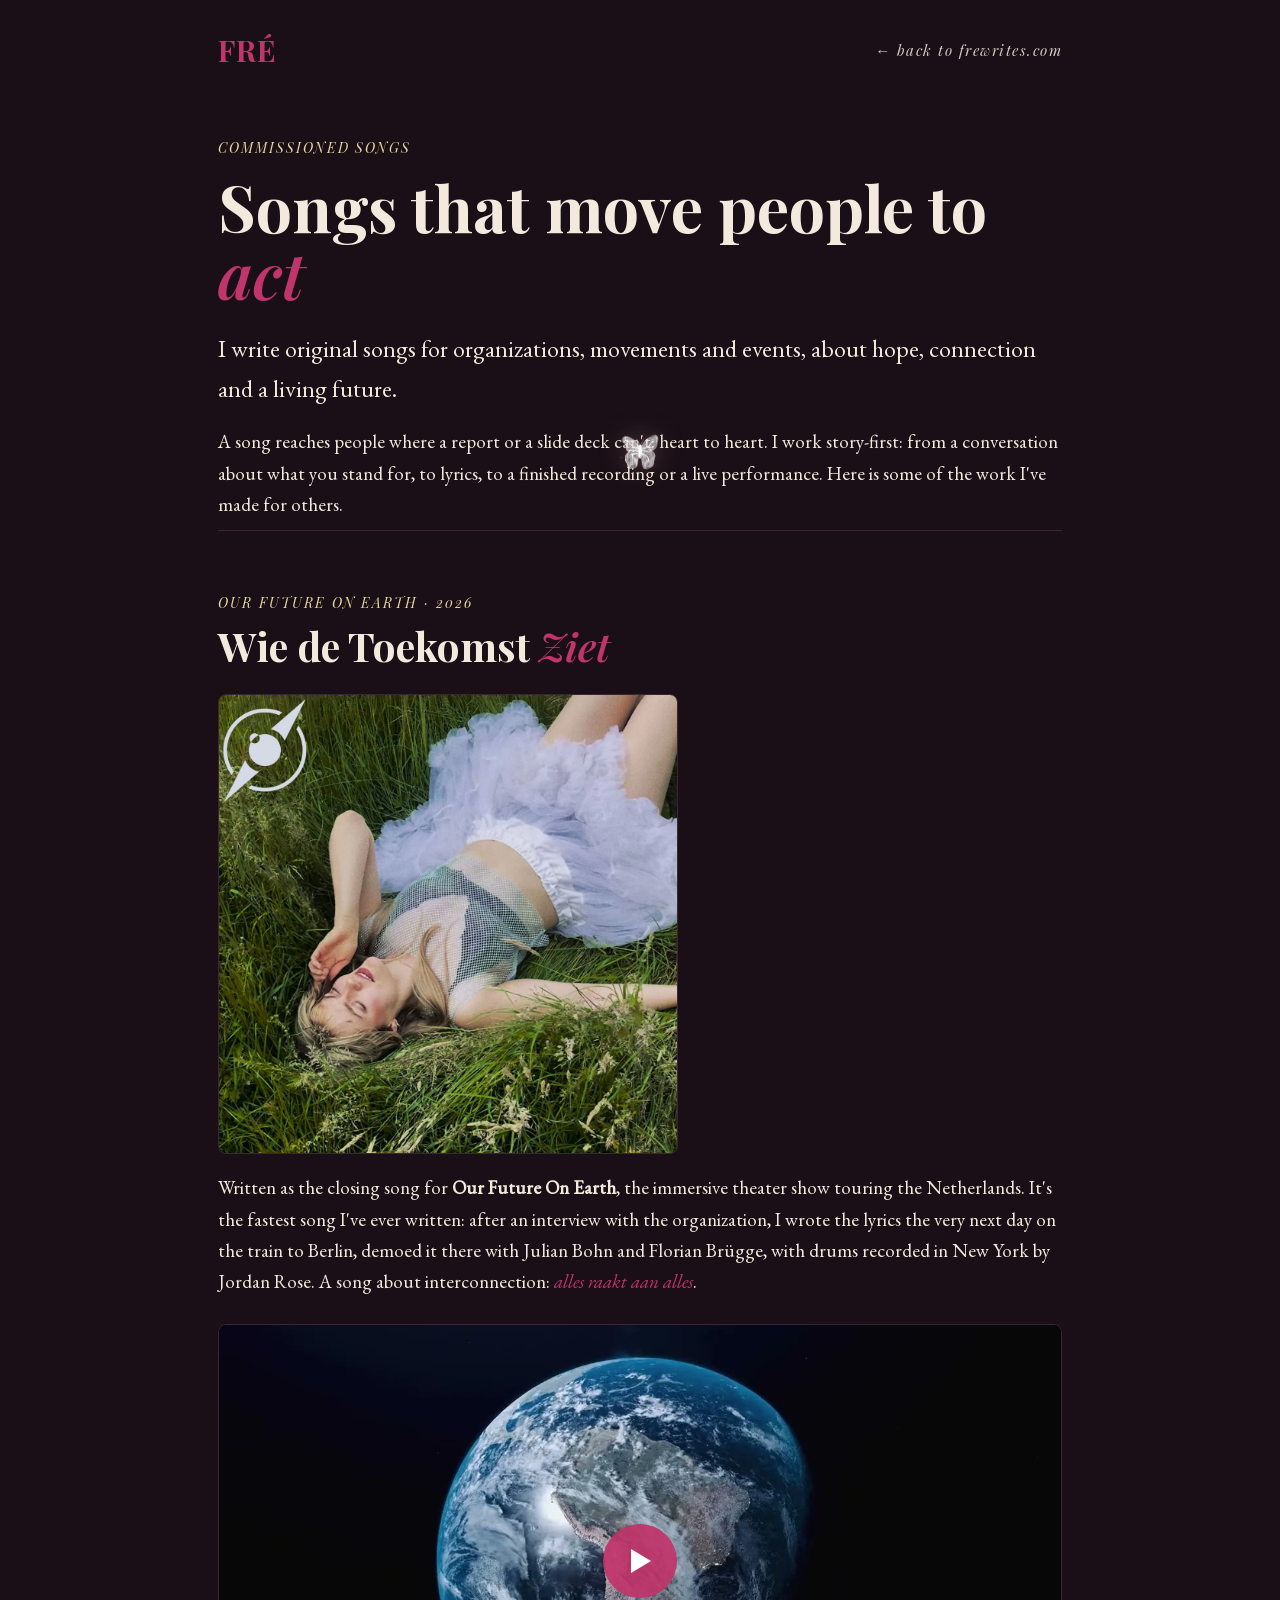
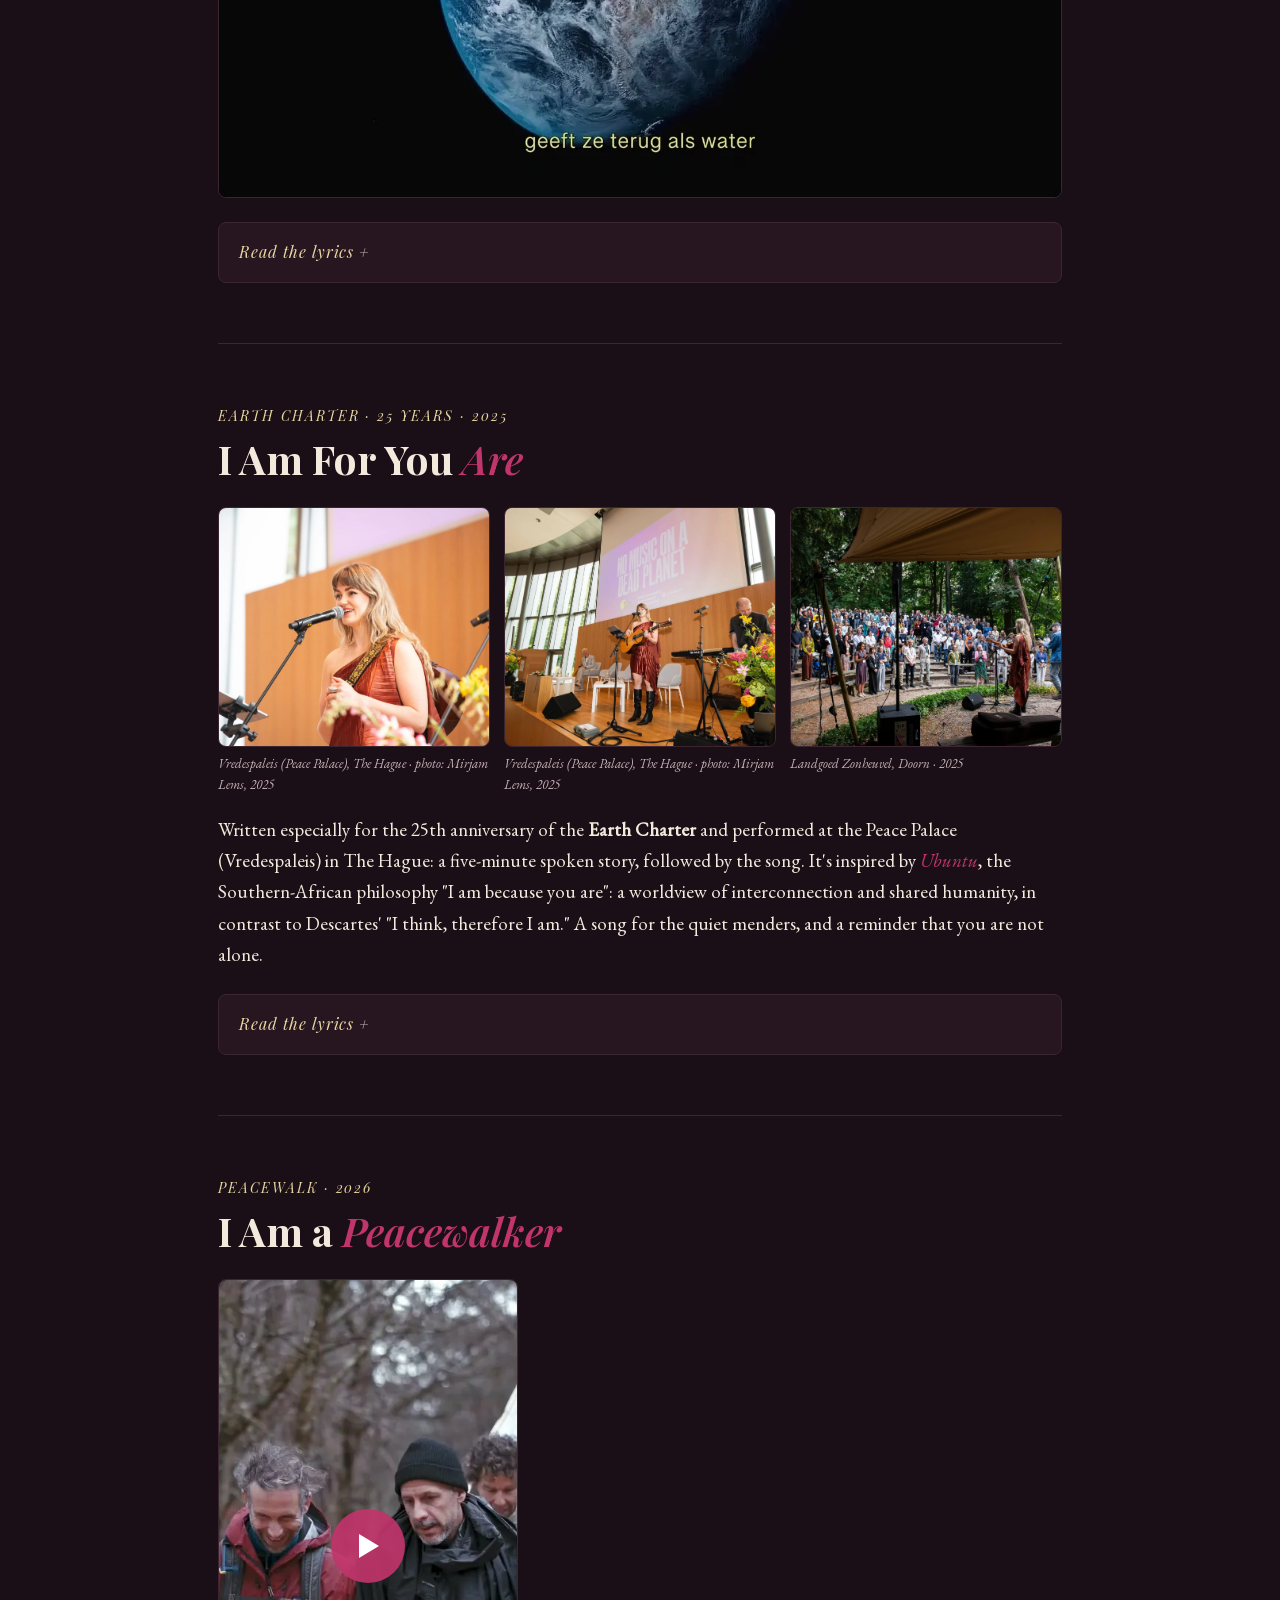
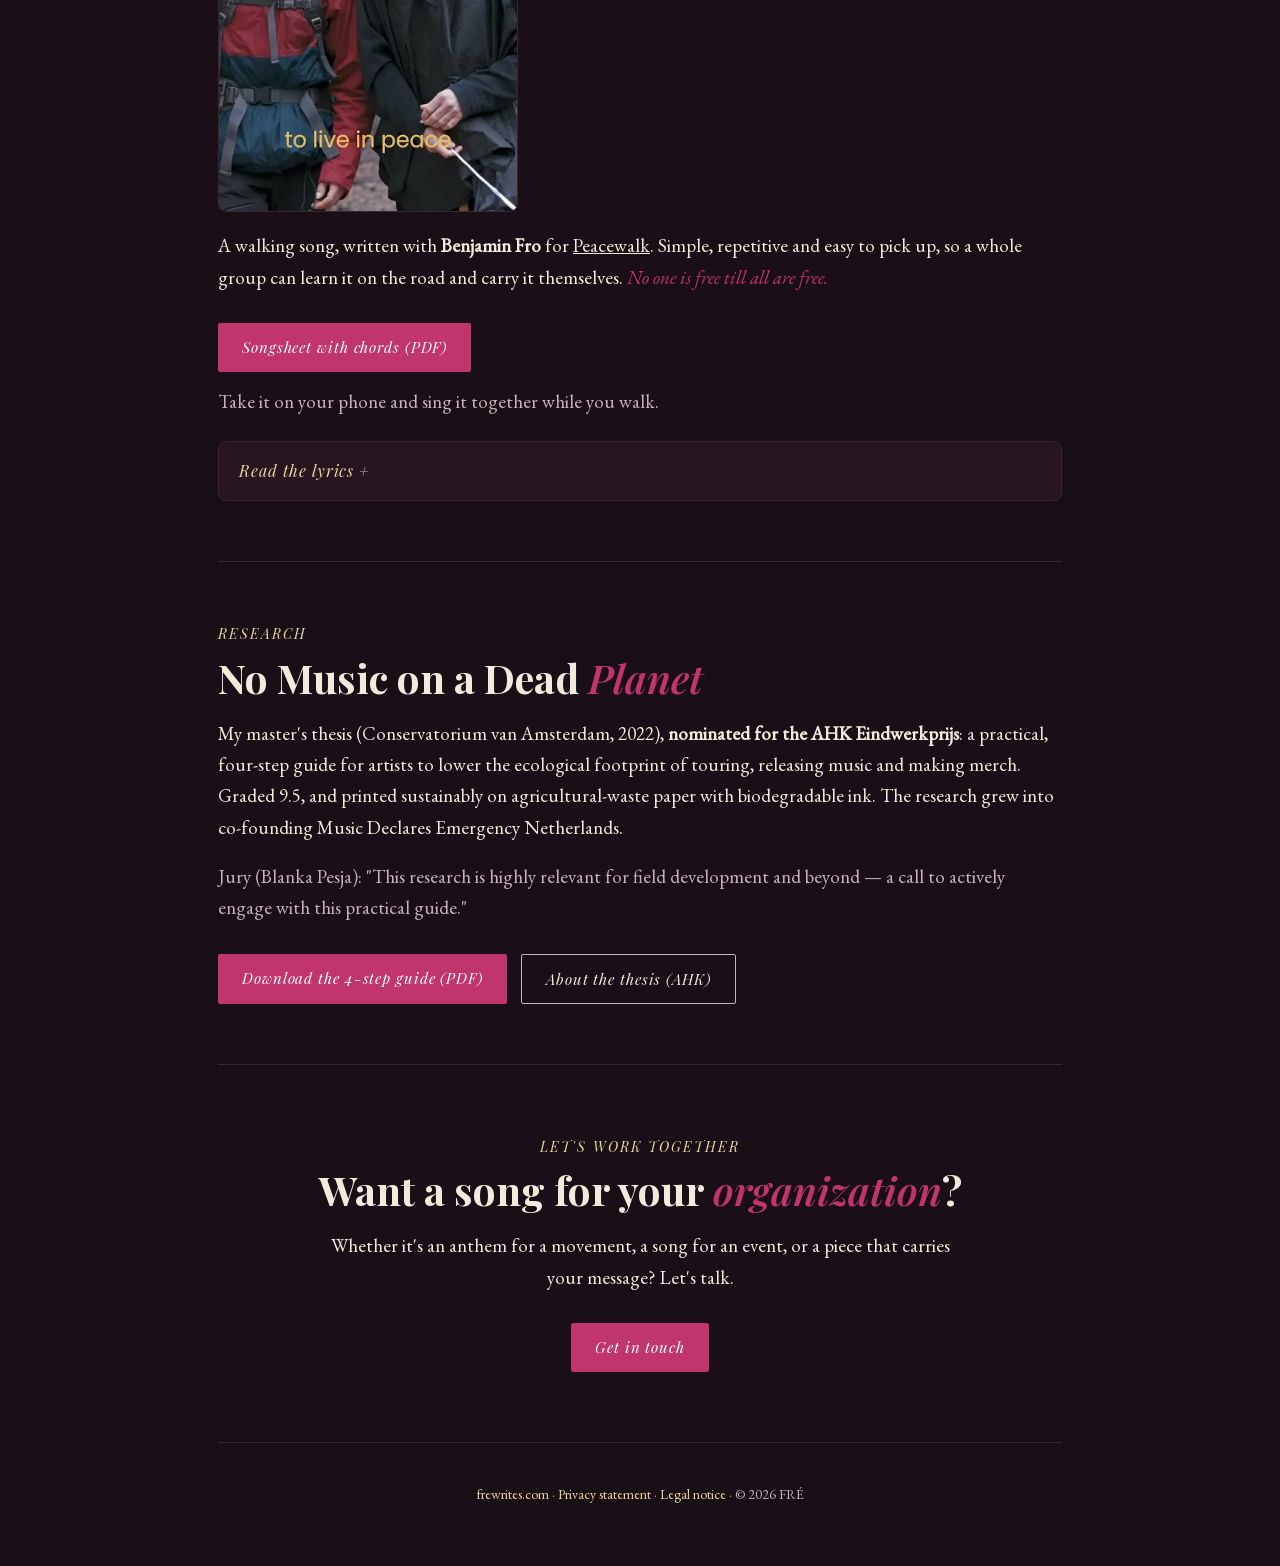
<file: for-organizations.html>
<!doctype html>
<html lang="en">
<head>
  <meta charset="utf-8" />
  <meta name="viewport" content="width=device-width, initial-scale=1.0" />
  <meta name="robots" content="noindex, nofollow" />
  <link rel="canonical" href="https://frewrites.com/for-organizations.html" />
  <title>FRÉ · Commissioned songs</title>
  <meta name="description" content="FRÉ writes original songs for organizations, movements and events, about hope, connection and a living future. Selected commissioned work." />
  <link rel="icon" type="image/png" href="images/favicon.png" />
  <link rel="apple-touch-icon" href="images/apple-touch-icon.png" />
  <link rel="stylesheet" href="fonts.css">
  <style>
    :root{
      --plum:#1b0f17; --plum-soft:#271620; --cream:#f3e9dc; --muted:#c9b3b8;
      --magenta:#c0356b; --gold:#e6d6a0; --line:#3a2530; --max:900px;
      --serif:"Playfair Display",Georgia,serif; --serif-body:"EB Garamond",Georgia,serif;
    }
    *{box-sizing:border-box;margin:0;padding:0}
    body{background:var(--plum);color:var(--cream);font-family:var(--serif-body);font-size:19px;line-height:1.65;-webkit-font-smoothing:antialiased}
    .wrap{max-width:var(--max);margin:0 auto;padding:0 28px}
    a{color:inherit}
    nav{display:flex;align-items:center;justify-content:space-between;padding:26px 0;font-family:var(--serif);font-style:italic;letter-spacing:.1em;font-size:15px}
    nav .brand{font-style:normal;font-weight:700;font-size:30px;color:var(--magenta);letter-spacing:.04em;text-decoration:none}
    nav a.back{color:var(--cream);text-decoration:none;opacity:.85}
    nav a.back:hover{opacity:1;color:var(--gold)}
    .eyebrow{font-family:var(--serif);font-style:italic;letter-spacing:.14em;color:var(--gold);font-size:14px;text-transform:uppercase}
    h1{font-family:var(--serif);font-weight:700;font-size:clamp(38px,7vw,64px);line-height:1.05;margin:14px 0 0}
    h2{font-family:var(--serif);font-weight:700;font-size:clamp(28px,5vw,40px);line-height:1.1;margin:10px 0 0}
    em{color:var(--magenta);font-style:italic}
    .lead{font-size:clamp(20px,2.4vw,24px);color:var(--cream);margin:22px 0 0;font-family:var(--serif-body)}
    .body{margin:18px 0 0;color:var(--cream)}
    .muted{color:var(--muted)}
    header.intro{padding:34px 0 10px}
    section.project{padding:60px 0;border-top:1px solid var(--line)}
    .cover{display:block;width:100%;max-width:460px;border-radius:8px;border:1px solid var(--line);margin:26px 0 0}
    .cover-link{display:block;max-width:460px;transition:transform .25s ease,box-shadow .25s ease}
    .cover-link:hover{transform:translateY(-3px);box-shadow:0 14px 34px rgba(0,0,0,.45)}
    .short{position:relative;aspect-ratio:9/16;max-width:300px;margin:26px 0 0;border:1px solid var(--line);border-radius:8px;overflow:hidden;background:#000}
    .short iframe{position:absolute;inset:0;width:100%;height:100%;border:0;display:block}
    .video{position:relative;aspect-ratio:16/9;margin:26px 0 0;border:1px solid var(--line);border-radius:8px;overflow:hidden;background:#000}
    .video iframe{position:absolute;inset:0;width:100%;height:100%;border:0;display:block}
    .ytfacade{cursor:pointer}
    .ytfacade img{position:absolute;inset:0;width:100%;height:100%;object-fit:cover;display:block}
    .ytfacade .ytplay{position:absolute;top:50%;left:50%;transform:translate(-50%,-50%);width:74px;height:74px;border:0;border-radius:50%;background:rgba(192,53,107,.92);cursor:pointer;transition:background .2s ease,transform .2s ease}
    .ytfacade .ytplay::before{content:"";display:block;width:0;height:0;margin-left:28px;border-style:solid;border-width:12px 0 12px 20px;border-color:transparent transparent transparent #fff}
    .ytfacade:hover .ytplay{background:rgba(192,53,107,1);transform:translate(-50%,-50%) scale(1.06)}
    .photos{display:grid;grid-template-columns:repeat(auto-fit,minmax(220px,1fr));gap:14px;margin:26px 0 0}
    .photos figure{margin:0}
    .photos img{width:100%;height:240px;object-fit:cover;border-radius:8px;border:1px solid var(--line);display:block}
    figcaption{font-size:13px;color:var(--muted);margin-top:6px;font-style:italic}
    details{margin:24px 0 0;border:1px solid var(--line);border-radius:8px;background:var(--plum-soft)}
    summary{cursor:pointer;list-style:none;padding:16px 20px;font-family:var(--serif);font-style:italic;letter-spacing:.06em;color:var(--gold);font-size:16px}
    summary::-webkit-details-marker{display:none}
    summary::after{content:"  +";color:var(--muted)}
    details[open] summary::after{content:"  –"}
    .lyrics{padding:4px 22px 24px;white-space:pre-wrap;color:var(--cream);font-size:17px;line-height:1.7}
    .actions{margin-top:30px;display:flex;gap:14px;flex-wrap:wrap}
    .btn{display:inline-block;padding:12px 24px;border-radius:2px;font-family:var(--serif);font-style:italic;letter-spacing:.06em;font-size:15px;text-decoration:none;transition:transform .15s}
    .btn:hover{transform:translateY(-2px)}
    .btn-primary{background:var(--magenta);color:#fff}
    .btn-ghost{border:1px solid var(--muted);color:var(--cream)}
    .cta{padding:70px 0;border-top:1px solid var(--line);text-align:center}
    .cta .actions{justify-content:center}
    footer{padding:40px 0 60px;border-top:1px solid var(--line);text-align:center;color:var(--muted);font-size:14px}
    footer a{color:var(--gold);text-decoration:none}
  </style>
  <link rel="stylesheet" href="butterfly.css" />
</head>
<body>
  <div class="wrap">

    <nav>
      <a class="brand" href="index.html">FRÉ</a>
      <a class="back" href="index.html">← back to frewrites.com</a>
    </nav>

    <header class="intro">
      <div class="eyebrow">Commissioned songs</div>
      <h1>Songs that move people to <em>act</em></h1>
      <p class="lead">I write original songs for organizations, movements and events, about hope, connection and a living future.</p>
      <p class="body">A song reaches people where a report or a slide deck can't: heart to heart. I work story-first: from a conversation about what you stand for, to lyrics, to a finished recording or a live performance. Here is some of the work I've made for others.</p>
    </header>

    <!-- WIE DE TOEKOMST ZIET -->
    <section class="project">
      <div class="eyebrow">Our Future On Earth · 2026</div>
      <h2>Wie de Toekomst <em>Ziet</em></h2>
      <a class="cover-link" href="https://open.spotify.com/track/1F10OG3Y5gyUp6naFTgGFo" target="_blank" rel="noopener" aria-label="Listen to Wie de Toekomst Ziet">
        <img class="cover" src="images/web/portfolio/wie-de-toekomst-ziet/artwork.webp" alt="Wie de Toekomst Ziet · artwork" />
      </a>
      <p class="body">Written as the closing song for <strong>Our Future On Earth</strong>, the immersive theater show touring the Netherlands. It's the fastest song I've ever written: after an interview with the organization, I wrote the lyrics the very next day on the train to Berlin, demoed it there with Julian Bohn and Florian Brügge, with drums recorded in New York by Jordan Rose. A song about interconnection: <em>alles raakt aan alles</em>.</p>
      <div class="video ytfacade" data-embed="heApracr0-w" data-title="FRÉ · Wie de Toekomst Ziet (official video)">
        <img src="images/web/video/heApracr0-w.webp" alt="FRÉ · Wie de Toekomst Ziet" loading="lazy" />
        <button type="button" class="ytplay" aria-label="Play video: Wie de Toekomst Ziet"></button>
      </div>
      <details>
        <summary>Read the lyrics</summary>
        <div class="lyrics">We slapen onder sterren
Dansen op vulkanen
Ieder steentje dat je bijdraagt
Draag je niet meer op je hart
De aarde drinkt m'n tranen
Geeft ze terug als water
Door een kier in de wolken
Schijnt een zee aan mogelijkheden voor later

En als het donker wordt
Wacht niet te lang
Neem mijn hand

Wat je niet kunt zien,
Ademt met je mee
Want alles raakt aan alles
Wie de toekomst ziet
Ademt met je mee
Want alles raakt aan alles
Dus we zullen doorgaan
we zullen doorgaan

Luister met je oren,
Met je huid en met je hart
Kus de wind heel zachtjes
Dit is een nieuwe start
De toekomst die we willen
Gaan we samen bouwen
Maak een plan met een vriend
Geef hem zeilen en wind

En als het donker wordt
Wacht niet te lang
Neem mijn hand

Wat je niet kunt zien,
Ademt met je mee
Want alles raakt aan alles
Wie de toekomst ziet
Ademt met je mee
Want alles raakt aan alles
Dus we zullen doorgaan

Het hoeft niet perfect
Het hoeft nu niet af
Maar dit is het moment
Voor de eerste stap</div>
      </details>
    </section>

    <!-- I AM FOR YOU ARE -->
    <section class="project">
      <div class="eyebrow">Earth Charter · 25 Years · 2025</div>
      <h2>I Am For You <em>Are</em></h2>
      <div class="photos">
        <figure><img src="images/web/portfolio/earth-charter/vredespaleis-1.webp" alt="FRÉ performing at the Peace Palace" loading="lazy" /><figcaption>Vredespaleis (Peace Palace), The Hague · photo: Mirjam Lems, 2025</figcaption></figure>
        <figure><img src="images/web/portfolio/earth-charter/vredespaleis-2.webp" alt="FRÉ performing at the Peace Palace" loading="lazy" /><figcaption>Vredespaleis (Peace Palace), The Hague · photo: Mirjam Lems, 2025</figcaption></figure>
        <figure><img src="images/web/portfolio/earth-charter/vredespaleis-3.webp" alt="FRÉ performing outdoors at Landgoed Zonheuvel" loading="lazy" /><figcaption>Landgoed Zonheuvel, Doorn · 2025</figcaption></figure>
      </div>
      <p class="body">Written especially for the 25th anniversary of the <strong>Earth Charter</strong> and performed at the Peace Palace (Vredespaleis) in The Hague: a five-minute spoken story, followed by the song. It's inspired by <em>Ubuntu</em>, the Southern-African philosophy "I am because you are": a worldview of interconnection and shared humanity, in contrast to Descartes' "I think, therefore I am." A song for the quiet menders, and a reminder that you are not alone.</p>
      <details>
        <summary>Read the lyrics</summary>
        <div class="lyrics">So full of wonder, I open my eyes
And see in yours, the sun and the sky
Tell me why do we fight, while we're feeling alone?
While the same stardust built our bones
The breath we exhale, into the unknown
A sacred order without any thrones
Some ancient reminder beneath every scar
I am, for you are
For you are

We silence the wise ones and worship success
Men in tall towers puffing their chests
Is it really true that the strongest survive?
While the kindest are keeping the flame alive
The ones who mend what others discard
Who carry the names, the bruises, the scars
Lifting their heads up at the stars
I am, for you are
For you are

I am, I am, for you are, for you are
I am, I am, for you are, for you are

The mother grows quiet, her rivers run dry
We ask for the fruit, while we poison the sky
How can we keep on depleting her ground?
Wondering why the silence has grown so loud
The quiet hands that hold, that mend
That plant the seeds and wait, and tend
They know their harvest is both near and far
I am, for you are
For you are

I am, I am, for you are, for you are
I am, I am, for you are, for you are

Now draw a bit closer, see what we find
When we open our eyes, and with it our minds
No lines on maps can drive us apart
I am, for you are
For you are</div>
      </details>
    </section>

    <!-- I AM A PEACEWALKER -->
    <section class="project">
      <div class="eyebrow">Peacewalk · 2026</div>
      <h2>I Am a <em>Peacewalker</em></h2>
      <div class="short ytfacade" data-embed="7DYNXMpCEgk" data-title="FRÉ · I Am a Peacewalker">
        <img src="images/web/video/7DYNXMpCEgk.webp" alt="FRÉ · I Am a Peacewalker" loading="lazy" />
        <button type="button" class="ytplay" aria-label="Play video: I Am a Peacewalker"></button>
      </div>
      <p class="body">A walking song, written with <strong>Benjamin Fro</strong> for <a href="https://peacewalk.info/" target="_blank" rel="noopener">Peacewalk</a>. Simple, repetitive and easy to pick up, so a whole group can learn it on the road and carry it themselves. <em>No one is free till all are free.</em></p>
      <div class="actions">
        <a class="btn btn-primary" href="downloads/i-am-a-peacewalker-songsheet.pdf" download>Songsheet with chords (PDF)</a>
      </div>
      <p class="body muted" style="margin-top:14px;">Take it on your phone and sing it together while you walk.</p>
      <details>
        <summary>Read the lyrics</summary>
        <div class="lyrics">i am a peacewalker
i am a peacewalker
i walk for all
the wars to cease
i am a peacewalker
i am a peacewalker
no one is free
till all are free

i am a peacewalker
i am a peacewalker
i walk for all
to live in peace
i am a peacewalker
if you're a peacewalker
then walk with me

i am a peacewalker
i am a peacewalker
i walk for peace
in every land
i am a peacewalker
i am a peacewalker
if you want peace
then take my hand

i am a peacewalker
i am a peacewalker
i walk for people
to be free
i am a peacewalker
if you're a peacewalker
then walk with me

and though we travel through the land
we remember where we stand
oh the road is tough and long
but oh together we stand strong

i am a peacewalker
i am a peacewalker
with every step
and every stride
i am a peacewalker
i am a peacewalker
i walk for hearts
to open wide

i am a peacewalker
i am a peacewalker
over the rivers
along the sea
i am a peacewalker
if you're a peacewalker
then walk with me

i am a peacewalker
i am a peacewalker
i'll show the way
that it could be
i am a peacewalker
i am a peacewalker
see me walk-ing
peacefully

i am a peacewalker
you are a peacewalker
the world is ours
don't you agree
i am a peacewalker
if you're a peacewalker
then walk with me

and though we travel through the land
oh we remember where we stand
and oh the road is tough and long
but oh together we stand strong

i am a peacewalker
i am a peacewalker
over the highs
and through the lows
i am a peacewalker
i am a peacewalker
i'll make sure
everybody knows

i am a peacewalker
i am a peacewalker
if peace is willed
then it will be
i am a peacewalker
if you're a peacewalker
then walk with me</div>
      </details>
    </section>

    <!-- THESIS -->
    <section class="project">
      <div class="eyebrow">Research</div>
      <h2>No Music on a Dead <em>Planet</em></h2>
      <p class="body">My master's thesis (Conservatorium van Amsterdam, 2022), <strong>nominated for the AHK Eindwerkprijs</strong>: a practical, four-step guide for artists to lower the ecological footprint of touring, releasing music and making merch. Graded 9.5, and printed sustainably on agricultural-waste paper with biodegradable ink. The research grew into co-founding Music Declares Emergency Netherlands.</p>
      <p class="body muted">Jury (Blanka Pesja): "This research is highly relevant for field development and beyond — a call to actively engage with this practical guide."</p>
      <div class="actions">
        <a class="btn btn-primary" href="downloads/no-music-on-a-dead-planet.pdf" download>Download the 4-step guide (PDF)</a>
        <a class="btn btn-ghost" href="https://www.ahk.nl/eindwerkprijs/archief/ahk-eindwerkprijs/no-music-on-a-dead-planet/" target="_blank" rel="noopener">About the thesis (AHK)</a>
      </div>
    </section>

    <!-- CTA -->
    <section class="cta">
      <div class="eyebrow">Let's work together</div>
      <h2>Want a song for your <em>organization</em>?</h2>
      <p class="body" style="max-width:620px;margin-left:auto;margin-right:auto;">Whether it's an anthem for a movement, a song for an event, or a piece that carries your message? Let's talk.</p>
      <div class="actions">
        <a class="btn btn-primary" href="mailto:fremusicofficial@gmail.com?subject=A%20song%20for%20our%20organization">Get in touch</a>
      </div>
    </section>

    <footer>
      <a href="index.html">frewrites.com</a> · <a href="privacy.html">Privacy statement</a> · <a href="colofon.html">Legal notice</a> · © 2026 FRÉ
    </footer>

  </div>
  <script src="butterfly.js"></script>
</body>
</html>
</file>
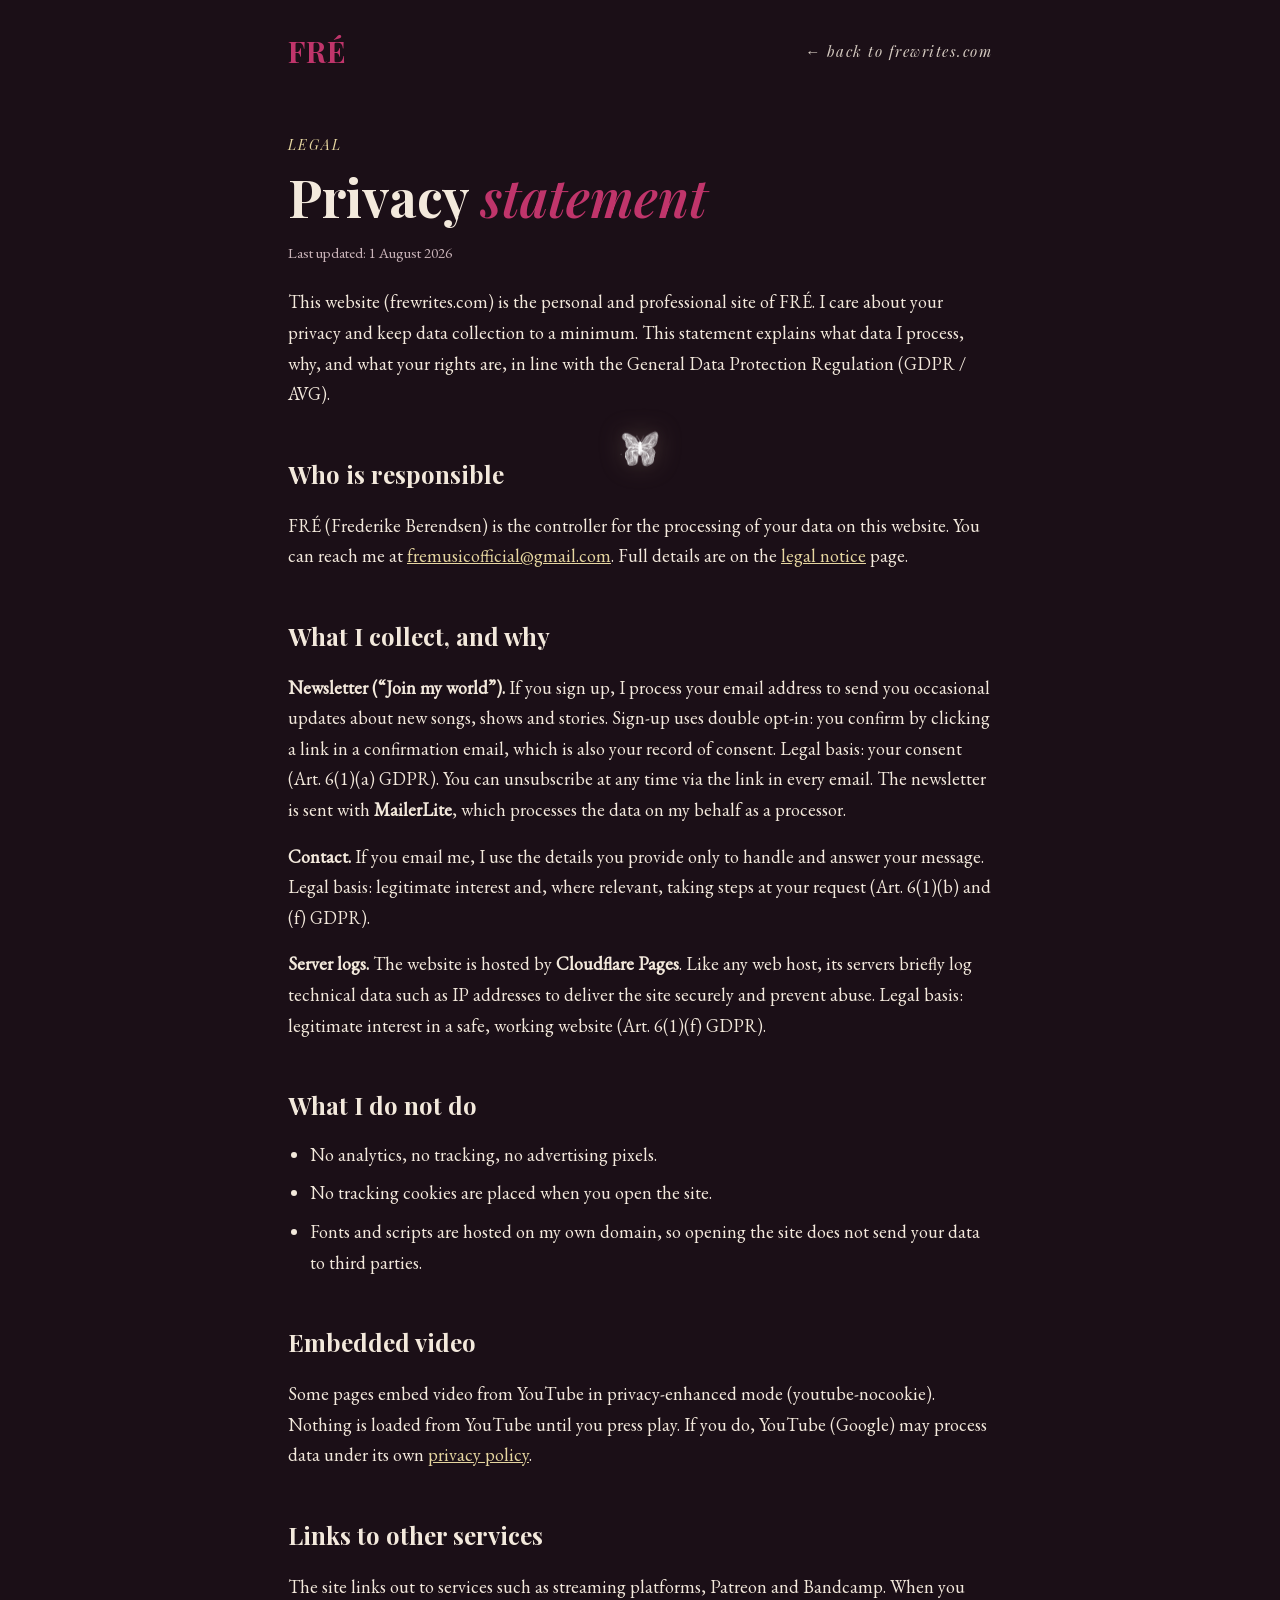
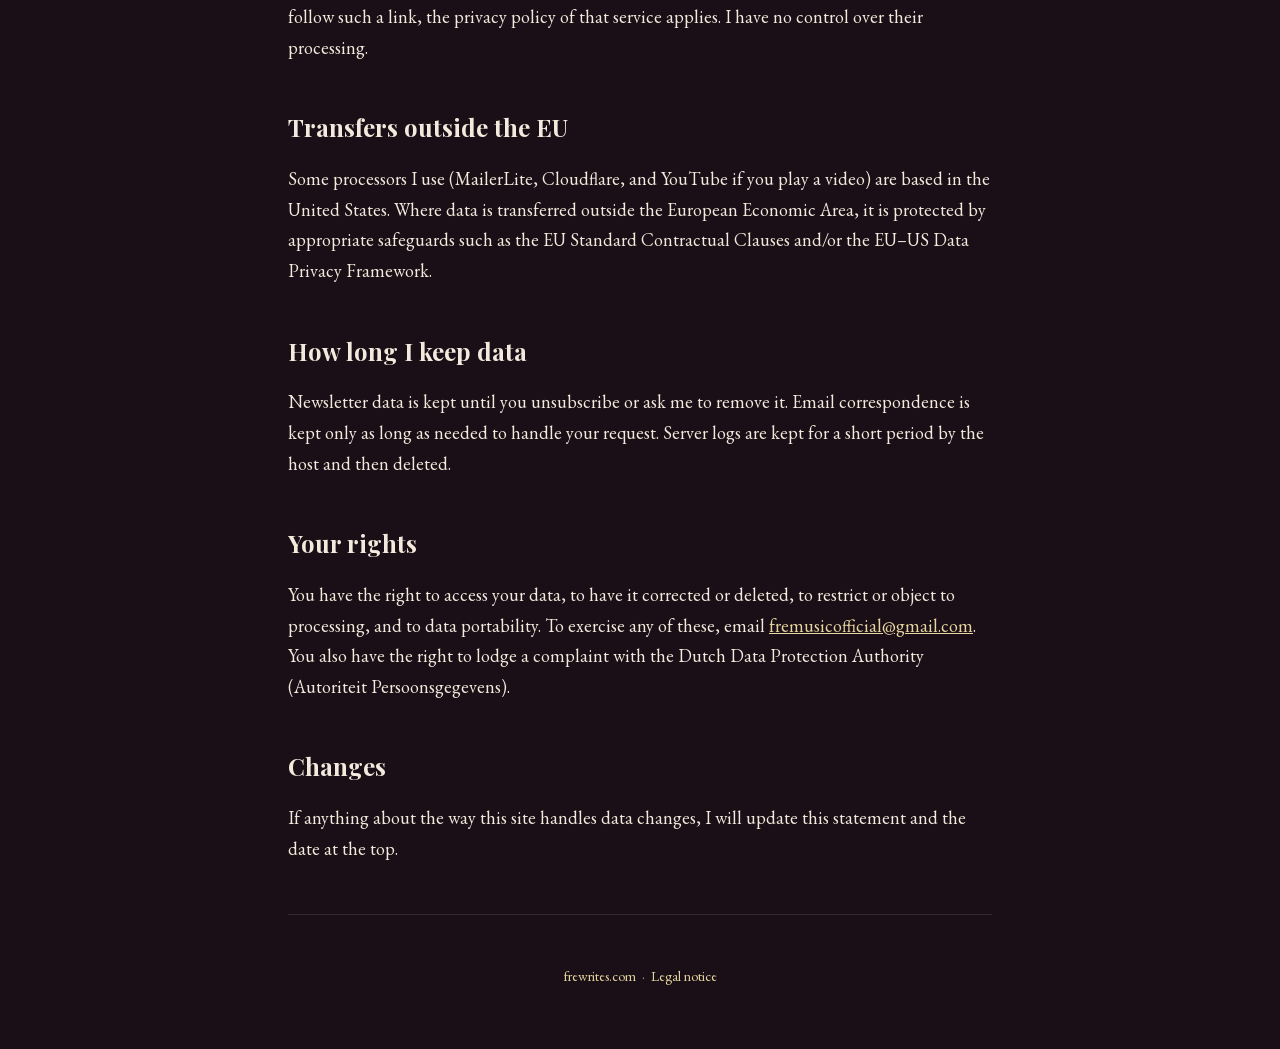
<file: privacy.html>
<!doctype html>
<html lang="en">
<head>
  <meta charset="utf-8" />
  <meta name="viewport" content="width=device-width, initial-scale=1.0" />
  <meta name="robots" content="noindex, nofollow" />
  <link rel="canonical" href="https://frewrites.com/privacy.html" />
  <title>FRÉ · Privacy statement</title>
  <meta name="description" content="How the FRÉ website handles your data." />
  <link rel="icon" type="image/png" href="images/favicon.png" />
  <link rel="apple-touch-icon" href="images/apple-touch-icon.png" />
  <link rel="stylesheet" href="fonts.css">
  <style>
    :root{
      --plum:#1b0f17; --plum-soft:#271620; --cream:#f3e9dc; --muted:#c9b3b8;
      --magenta:#c0356b; --gold:#e6d6a0; --line:#3a2530; --max:760px;
      --serif:"Playfair Display",Georgia,serif; --serif-body:"EB Garamond",Georgia,serif;
    }
    *{box-sizing:border-box;margin:0;padding:0}
    body{background:var(--plum);color:var(--cream);font-family:var(--serif-body);font-size:18px;line-height:1.7;-webkit-font-smoothing:antialiased}
    .wrap{max-width:var(--max);margin:0 auto;padding:0 28px}
    a{color:var(--gold)}
    nav{display:flex;align-items:center;justify-content:space-between;padding:26px 0;font-family:var(--serif);font-style:italic;letter-spacing:.1em;font-size:15px}
    nav .brand{font-style:normal;font-weight:700;font-size:30px;color:var(--magenta);letter-spacing:.04em;text-decoration:none}
    nav a.back{color:var(--cream);text-decoration:none;opacity:.85}
    nav a.back:hover{opacity:1;color:var(--gold)}
    header.intro{padding:30px 0 6px}
    .eyebrow{font-family:var(--serif);font-style:italic;letter-spacing:.14em;color:var(--gold);font-size:14px;text-transform:uppercase}
    h1{font-family:var(--serif);font-weight:700;font-size:clamp(34px,6vw,52px);line-height:1.06;margin:12px 0 0}
    h2{font-family:var(--serif);font-weight:700;font-size:24px;margin:44px 0 0;color:var(--cream)}
    em{color:var(--magenta);font-style:italic}
    p{margin:16px 0 0}
    ul{margin:14px 0 0 22px}
    li{margin:8px 0}
    .muted{color:var(--muted);font-size:15px}
    footer{padding:50px 0 60px;margin-top:50px;border-top:1px solid var(--line);text-align:center;color:var(--muted);font-size:14px}
    footer a{color:var(--gold);text-decoration:none}
  </style>
  <link rel="stylesheet" href="butterfly.css" />
</head>
<body>
  <div class="wrap">

    <nav>
      <a class="brand" href="index.html">FRÉ</a>
      <a class="back" href="index.html">← back to frewrites.com</a>
    </nav>

    <header class="intro">
      <div class="eyebrow">Legal</div>
      <h1>Privacy <em>statement</em></h1>
      <p class="muted">Last updated: 1 August 2026</p>
    </header>

    <p>This website (frewrites.com) is the personal and professional site of FRÉ. I care about your privacy and keep data collection to a minimum. This statement explains what data I process, why, and what your rights are, in line with the General Data Protection Regulation (GDPR / AVG).</p>

    <h2>Who is responsible</h2>
    <p>FRÉ (Frederike Berendsen) is the controller for the processing of your data on this website. You can reach me at <a href="mailto:fremusicofficial@gmail.com">fremusicofficial@gmail.com</a>. Full details are on the <a href="colofon.html">legal notice</a> page.</p>

    <h2>What I collect, and why</h2>
    <p><strong>Newsletter (“Join my world”).</strong> If you sign up, I process your email address to send you occasional updates about new songs, shows and stories. Sign-up uses double opt-in: you confirm by clicking a link in a confirmation email, which is also your record of consent. Legal basis: your consent (Art. 6(1)(a) GDPR). You can unsubscribe at any time via the link in every email. The newsletter is sent with <strong>MailerLite</strong>, which processes the data on my behalf as a processor.</p>
    <p><strong>Contact.</strong> If you email me, I use the details you provide only to handle and answer your message. Legal basis: legitimate interest and, where relevant, taking steps at your request (Art. 6(1)(b) and (f) GDPR).</p>
    <p><strong>Server logs.</strong> The website is hosted by <strong>Cloudflare Pages</strong>. Like any web host, its servers briefly log technical data such as IP addresses to deliver the site securely and prevent abuse. Legal basis: legitimate interest in a safe, working website (Art. 6(1)(f) GDPR).</p>

    <h2>What I do not do</h2>
    <ul>
      <li>No analytics, no tracking, no advertising pixels.</li>
      <li>No tracking cookies are placed when you open the site.</li>
      <li>Fonts and scripts are hosted on my own domain, so opening the site does not send your data to third parties.</li>
    </ul>

    <h2>Embedded video</h2>
    <p>Some pages embed video from YouTube in privacy-enhanced mode (youtube-nocookie). Nothing is loaded from YouTube until you press play. If you do, YouTube (Google) may process data under its own <a href="https://policies.google.com/privacy" target="_blank" rel="noopener">privacy policy</a>.</p>

    <h2>Links to other services</h2>
    <p>The site links out to services such as streaming platforms, Patreon and Bandcamp. When you follow such a link, the privacy policy of that service applies. I have no control over their processing.</p>

    <h2>Transfers outside the EU</h2>
    <p>Some processors I use (MailerLite, Cloudflare, and YouTube if you play a video) are based in the United States. Where data is transferred outside the European Economic Area, it is protected by appropriate safeguards such as the EU Standard Contractual Clauses and/or the EU–US Data Privacy Framework.</p>

    <h2>How long I keep data</h2>
    <p>Newsletter data is kept until you unsubscribe or ask me to remove it. Email correspondence is kept only as long as needed to handle your request. Server logs are kept for a short period by the host and then deleted.</p>

    <h2>Your rights</h2>
    <p>You have the right to access your data, to have it corrected or deleted, to restrict or object to processing, and to data portability. To exercise any of these, email <a href="mailto:fremusicofficial@gmail.com">fremusicofficial@gmail.com</a>. You also have the right to lodge a complaint with the Dutch Data Protection Authority (Autoriteit Persoonsgegevens).</p>

    <h2>Changes</h2>
    <p>If anything about the way this site handles data changes, I will update this statement and the date at the top.</p>

    <footer>
      <a href="index.html">frewrites.com</a> &nbsp;·&nbsp; <a href="colofon.html">Legal notice</a>
    </footer>

  </div>
  <script src="butterfly.js"></script>
</body>
</html>
</file>
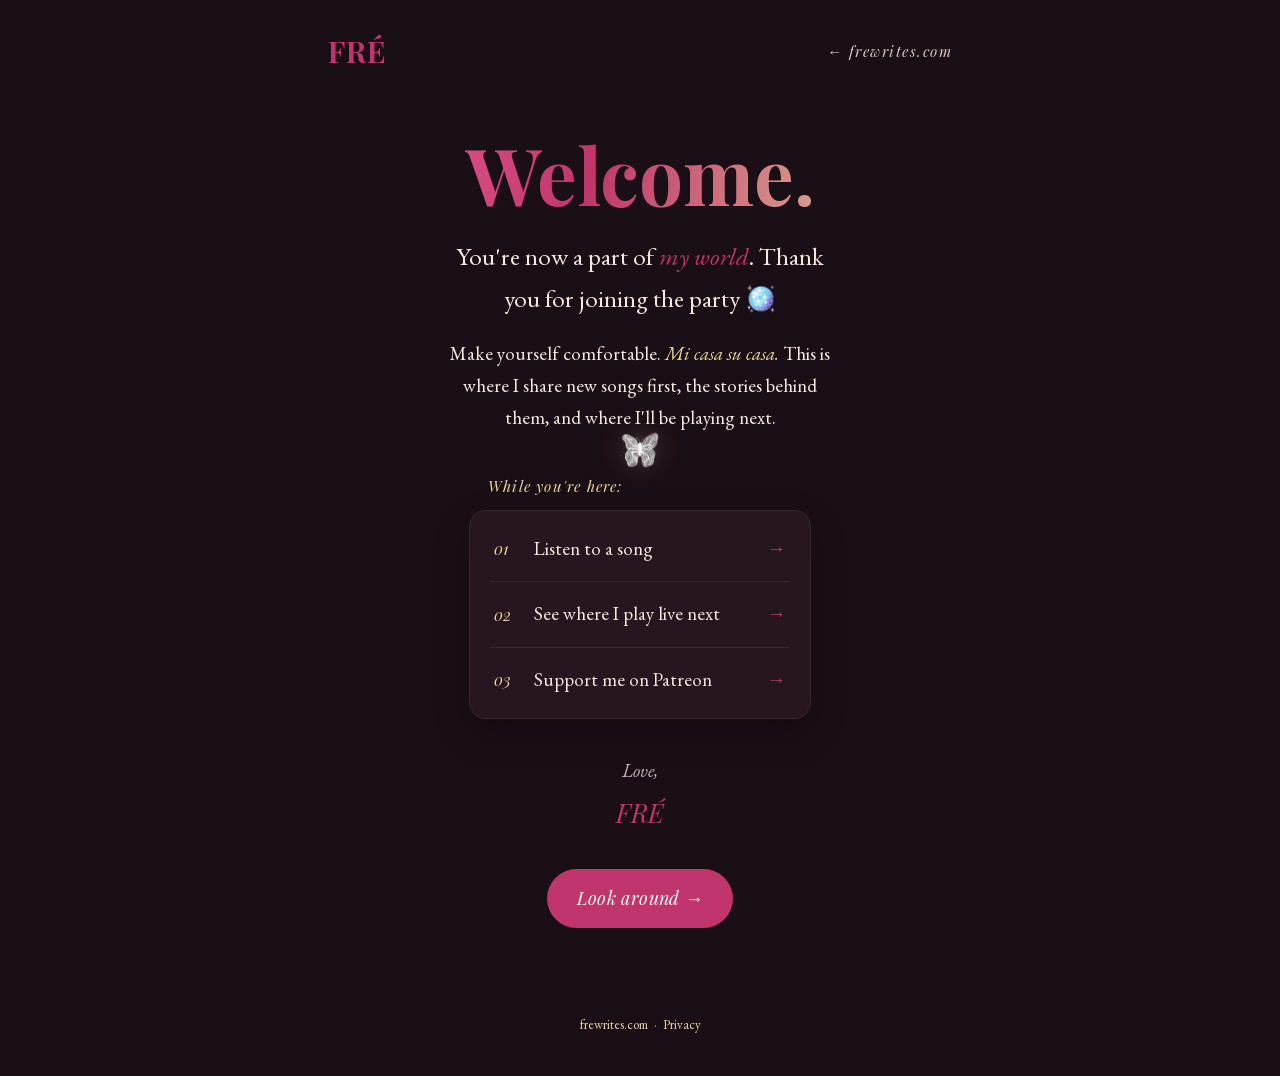
<file: welcome.html>
<!doctype html>
<html lang="en">
<head>
  <meta charset="utf-8" />
  <meta name="viewport" content="width=device-width, initial-scale=1.0" />
  <meta name="robots" content="noindex, nofollow" />
  <link rel="canonical" href="https://frewrites.com/welcome.html" />
  <title>FRÉ · You're in</title>
  <meta name="description" content="Welcome to FRÉ's world. Your subscription is confirmed." />
  <link rel="icon" type="image/png" href="images/favicon.png" />
  <link rel="apple-touch-icon" href="images/apple-touch-icon.png" />
  <link rel="stylesheet" href="fonts.css">
  <style>
    :root{
      --plum:#1b0f17; --plum-soft:#271620; --cream:#f3e9dc; --muted:#c9b3b8;
      --magenta:#c0356b; --gold:#e6d6a0; --line:#3a2530; --max:680px;
      --serif:"Playfair Display",Georgia,serif; --serif-body:"EB Garamond",Georgia,serif;
    }
    *{box-sizing:border-box;margin:0;padding:0}
    body{background:var(--plum);color:var(--cream);font-family:var(--serif-body);font-size:19px;line-height:1.7;-webkit-font-smoothing:antialiased;min-height:100dvh;display:flex;flex-direction:column}
    .wrap{max-width:var(--max);margin:0 auto;padding:0 28px;width:100%}
    a{color:var(--gold)}

    nav{display:flex;align-items:center;justify-content:space-between;padding:26px 0;font-family:var(--serif);font-style:italic;letter-spacing:.1em;font-size:15px}
    nav .brand{font-style:normal;font-weight:700;font-size:30px;color:var(--magenta);letter-spacing:.04em;text-decoration:none}
    nav a.back{color:var(--cream);text-decoration:none;opacity:.85}
    nav a.back:hover{opacity:1;color:var(--gold)}

    main{flex:1;display:flex;align-items:center;padding:24px 0 60px}
    .hero{text-align:center}
    h1{font-family:var(--serif);font-weight:700;font-size:clamp(46px,9vw,78px);line-height:1.02;margin:8px 0 0;
        background:linear-gradient(100deg,#ef6499,#c0356b 42%,#e6d6a0);-webkit-background-clip:text;background-clip:text;-webkit-text-fill-color:transparent;color:transparent}
    .lead{font-size:clamp(21px,3.6vw,25px);color:var(--cream);margin:20px auto 0;max-width:34ch}
    .lead em{color:var(--magenta);font-style:italic}
    .body{color:var(--cream);margin:18px auto 0;max-width:44ch}
    .accent{color:var(--gold);font-style:italic}

    .while{max-width:38ch;margin:40px auto 0;text-align:left;font-family:var(--serif);font-style:italic;color:var(--gold);font-size:15px;letter-spacing:.08em}
    .next{margin:10px auto 0;max-width:38ch;text-align:left;background:var(--plum-soft);border:1px solid var(--line);border-radius:16px;padding:6px 20px;box-shadow:0 14px 34px rgba(0,0,0,.30)}
    .next a{display:flex;align-items:center;gap:14px;text-decoration:none;color:var(--cream);padding:16px 4px;border-bottom:1px solid var(--line);transition:color .15s ease}
    .next a:last-child{border-bottom:0}
    .next a:hover{color:var(--gold)}
    .next a:hover .arw{transform:translateX(4px)}
    .next .k{font-family:var(--serif);font-style:italic;color:var(--gold);font-size:16px;min-width:26px}
    .next .t{flex:1}
    .next .arw{color:var(--magenta);transition:transform .15s ease}

    .close{margin:36px auto 0;max-width:40ch;color:var(--muted);font-style:italic}
    .sig{display:inline-block;font-family:var(--serif);font-style:italic;color:var(--magenta);font-size:26px;margin-top:4px}
    .cta{margin:34px 0 0}
    .btn{display:inline-block;font-family:var(--serif);font-style:italic;font-size:18px;letter-spacing:.02em;text-decoration:none;padding:14px 30px;border-radius:999px;background:var(--magenta);color:#fff;transition:transform .15s ease,background .15s ease}
    .btn:hover{transform:translateY(-2px);background:#d1477d}

    footer{padding:26px 0 40px;text-align:center;color:var(--muted);font-size:13px}
    footer a{color:var(--gold);text-decoration:none}
  </style>
  <link rel="stylesheet" href="butterfly.css" />
</head>
<body>
  <div class="wrap">
    <nav>
      <a class="brand" href="index.html">FRÉ</a>
      <a class="back" href="index.html">← frewrites.com</a>
    </nav>
  </div>

  <main>
    <div class="wrap hero">
      <h1>Welcome.</h1>
      <p class="lead">You're now a part of <em>my world</em>. Thank you for joining the party 🪩</p>
      <p class="body">Make yourself comfortable. <span class="accent">Mi casa su casa.</span> This is where I share new songs first, the stories behind them, and where I'll be playing next.</p>

      <p class="while">While you're here:</p>
      <div class="next">
        <a href="index.html#listen"><span class="k">01</span><span class="t">Listen to a song</span><span class="arw">→</span></a>
        <a href="index.html#live"><span class="k">02</span><span class="t">See where I play live next</span><span class="arw">→</span></a>
        <a href="https://www.patreon.com/c/frewrites" target="_blank" rel="noopener"><span class="k">03</span><span class="t">Support me on Patreon</span><span class="arw">→</span></a>
      </div>

      <p class="close">Love,<br><span class="sig">FRÉ</span></p>

      <div class="cta"><a class="btn" href="index.html">Look around →</a></div>
    </div>
  </main>

  <div class="wrap">
    <footer>
      <a href="index.html">frewrites.com</a> &nbsp;·&nbsp; <a href="privacy.html">Privacy</a>
    </footer>
  </div>

  <script src="butterfly.js"></script>
  <script>
    // a small burst of stardust to greet them
    window.addEventListener('load', function(){
      if (typeof window.spark !== 'function') return;
      var cx = innerWidth/2, cy = innerHeight*0.34;
      for (var i=0;i<26;i++){
        (function(d){ setTimeout(function(){
          window.spark(cx + (Math.random()*120-60), cy + (Math.random()*80-40), { dist:26+Math.random()*40, rise:6 });
        }, d); })(i*40);
      }
    });
  </script>
</body>
</html>
</file>
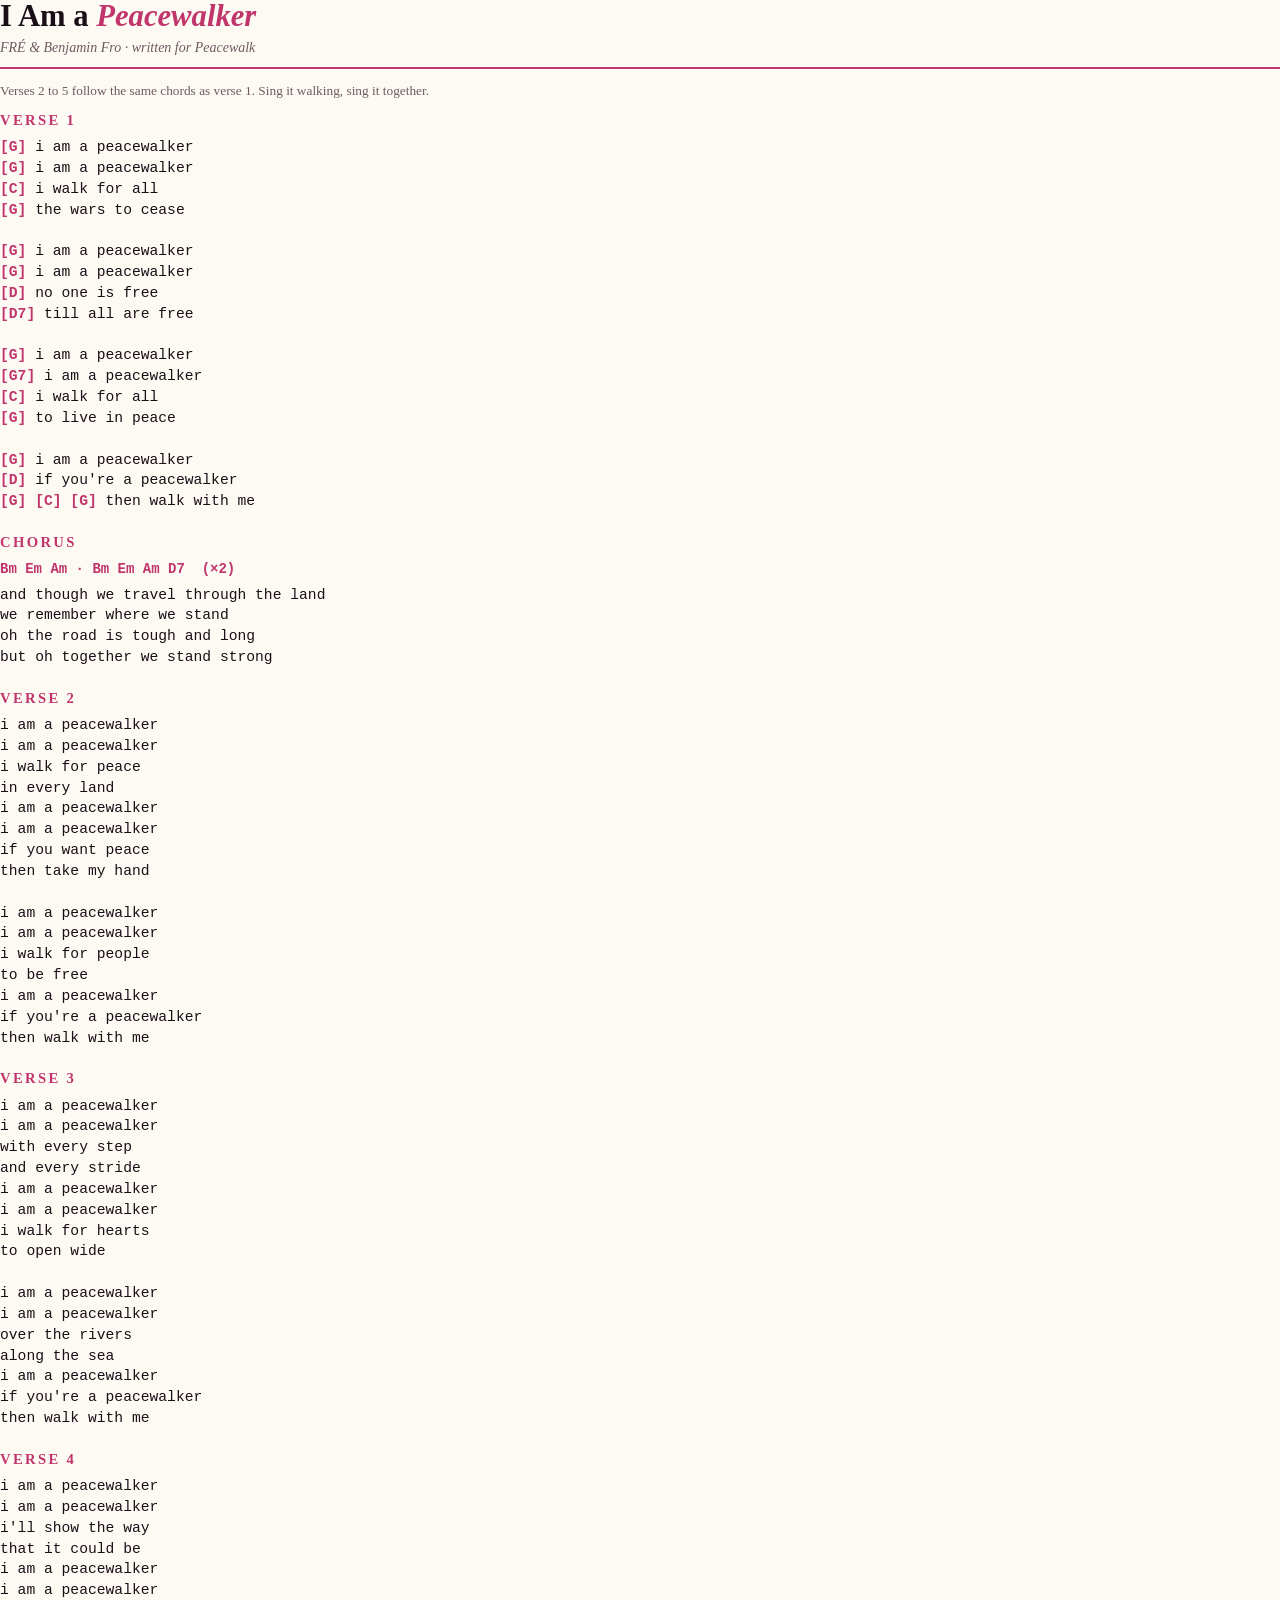
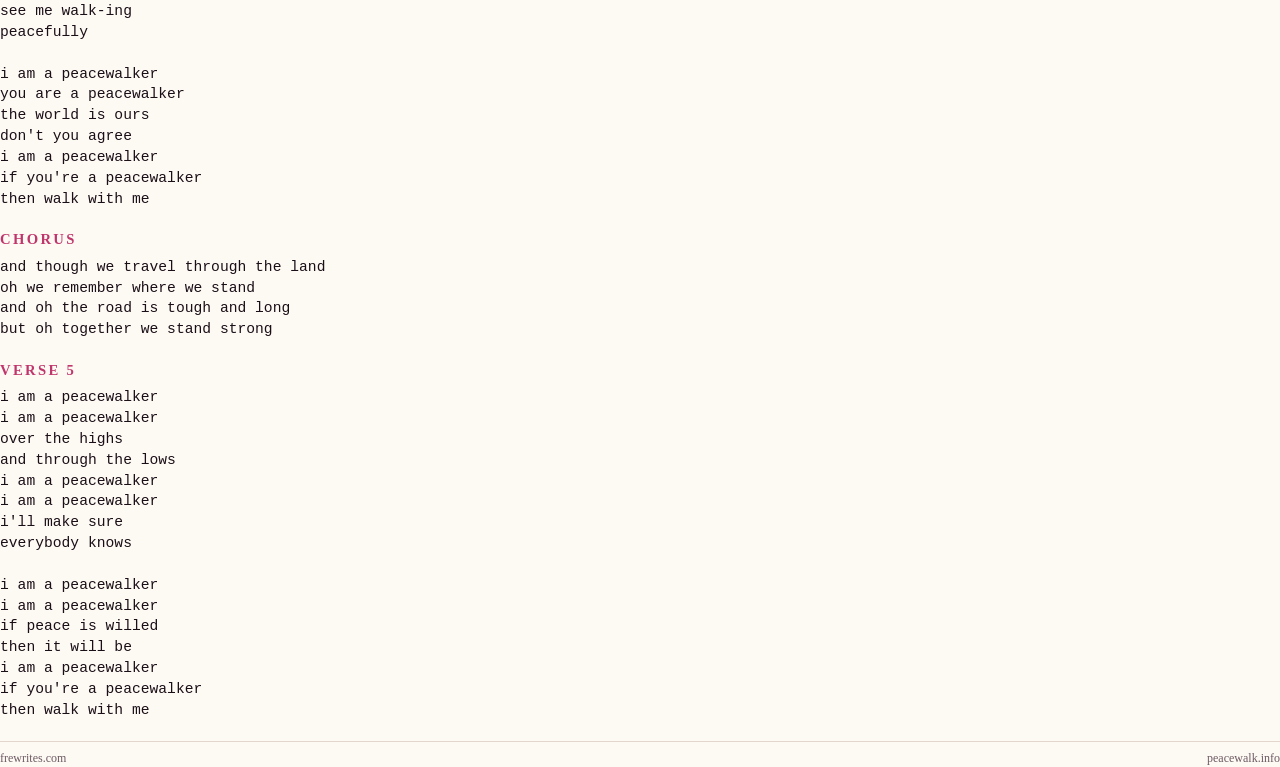
<file: songsheets/i-am-a-peacewalker.html>
<!doctype html>
<html lang="en">
<head>
<meta charset="utf-8" />
<title>I Am a Peacewalker · songsheet</title>
<style>
  @page { size: A4; margin: 13mm 13mm 10mm; }
  :root{
    --ink:#1b0f17;
    --magenta:#c0356b;
    --muted:#6d5a63;
    --paper:#fdfaf4;
    --rule:#e2d6cd;
  }
  *{box-sizing:border-box;margin:0;padding:0}
  body{
    background:var(--paper); color:var(--ink);
    font-family:"EB Garamond","Iowan Old Style",Georgia,serif;
    font-size:12pt; line-height:1.45;
  }
  header{border-bottom:2px solid var(--magenta);padding-bottom:8px;margin-bottom:12px}
  h1{font-family:"Playfair Display",Georgia,serif;font-size:23pt;line-height:1.05}
  h1 em{color:var(--magenta);font-style:italic}
  .credits{margin-top:6px;color:var(--muted);font-size:10.5pt;font-style:italic}
  .note{margin:0 0 10px;color:var(--muted);font-size:10pt}

  .cols{max-width:150mm}
  .part{margin:0 0 20px;orphans:3;widows:3}
  .part h2{
    break-after:avoid;
    font-family:"Playfair Display",Georgia,serif;
    font-size:11pt;letter-spacing:.16em;text-transform:uppercase;
    color:var(--magenta);margin:0 0 6px;font-weight:700;
  }
  .part .prog{
    font-family:"SF Mono",Menlo,Consolas,monospace;
    font-size:10.5pt;color:var(--magenta);font-weight:700;margin:0 0 5px;
  }
  pre{
    font-family:"SF Mono",Menlo,Consolas,monospace;
    font-size:11pt;line-height:1.42;white-space:pre;
  }
  .c{color:var(--magenta);font-weight:700}

  footer{
    margin-top:12px;padding-top:8px;border-top:1px solid var(--rule);
    color:var(--muted);font-size:9pt;display:flex;justify-content:space-between;gap:12px;
  }
</style>
</head>
<body>

<header>
  <h1>I Am a <em>Peacewalker</em></h1>
  <div class="credits">FRÉ &amp; Benjamin Fro · written for Peacewalk</div>
</header>

<p class="note">Verses 2 to 5 follow the same chords as verse 1. Sing it walking, sing it together.</p>

<div class="cols">

  <div class="part">
    <h2>Verse 1</h2>
<pre><span class="c">[G]</span> i am a peacewalker
<span class="c">[G]</span> i am a peacewalker
<span class="c">[C]</span> i walk for all
<span class="c">[G]</span> the wars to cease

<span class="c">[G]</span> i am a peacewalker
<span class="c">[G]</span> i am a peacewalker
<span class="c">[D]</span> no one is free
<span class="c">[D7]</span> till all are free

<span class="c">[G]</span> i am a peacewalker
<span class="c">[G7]</span> i am a peacewalker
<span class="c">[C]</span> i walk for all
<span class="c">[G]</span> to live in peace

<span class="c">[G]</span> i am a peacewalker
<span class="c">[D]</span> if you're a peacewalker
<span class="c">[G] [C] [G]</span> then walk with me</pre>
  </div>

  <div class="part">
    <h2>Chorus</h2>
    <div class="prog">Bm Em Am · Bm Em Am D7 &nbsp;(×2)</div>
<pre>and though we travel through the land
we remember where we stand
oh the road is tough and long
but oh together we stand strong</pre>
  </div>

  <div class="part">
    <h2>Verse 2</h2>
<pre>i am a peacewalker
i am a peacewalker
i walk for peace
in every land
i am a peacewalker
i am a peacewalker
if you want peace
then take my hand

i am a peacewalker
i am a peacewalker
i walk for people
to be free
i am a peacewalker
if you're a peacewalker
then walk with me</pre>
  </div>

  <div class="part">
    <h2>Verse 3</h2>
<pre>i am a peacewalker
i am a peacewalker
with every step
and every stride
i am a peacewalker
i am a peacewalker
i walk for hearts
to open wide

i am a peacewalker
i am a peacewalker
over the rivers
along the sea
i am a peacewalker
if you're a peacewalker
then walk with me</pre>
  </div>

  <div class="part">
    <h2>Verse 4</h2>
<pre>i am a peacewalker
i am a peacewalker
i'll show the way
that it could be
i am a peacewalker
i am a peacewalker
see me walk-ing
peacefully

i am a peacewalker
you are a peacewalker
the world is ours
don't you agree
i am a peacewalker
if you're a peacewalker
then walk with me</pre>
  </div>

  <div class="part">
    <h2>Chorus</h2>
<pre>and though we travel through the land
oh we remember where we stand
and oh the road is tough and long
but oh together we stand strong</pre>
  </div>

  <div class="part">
    <h2>Verse 5</h2>
<pre>i am a peacewalker
i am a peacewalker
over the highs
and through the lows
i am a peacewalker
i am a peacewalker
i'll make sure
everybody knows

i am a peacewalker
i am a peacewalker
if peace is willed
then it will be
i am a peacewalker
if you're a peacewalker
then walk with me</pre>
  </div>

</div>

<footer>
  <span>frewrites.com</span>
  <span>peacewalk.info</span>
</footer>

</body>
</html>
</file>
<file: butterfly.css>
/* 🦋 Butterfly cursor + stardust, shared by every page. Paired with butterfly.js. */

.sparkle {
  position: fixed; pointer-events: none; z-index: 9999; line-height: 1;
  transform: translate(-50%,-50%); will-change: transform, opacity;
  background-image: linear-gradient(135deg, #ffffff, #cfe0f7, #6f9be0, #f2f6fc, #a9bbdd);
  -webkit-background-clip: text; background-clip: text;
  -webkit-text-fill-color: transparent; color: transparent;
  filter: drop-shadow(0 0 3px rgba(226,233,248,.85)) drop-shadow(0 0 1px rgba(255,255,255,.95));
}
@keyframes sparkle-fade {
  0%   { opacity: 0; transform: translate(-50%,-50%) scale(0) rotate(0deg); }
  25%  { opacity: 1; transform: translate(-50%,-50%) scale(1.15) rotate(40deg); }
  100% { opacity: 0; transform: translate(calc(-50% + var(--dx)), calc(-50% + var(--dy))) scale(.2) rotate(140deg); }
}

@media (hover: hover) and (pointer: fine) {
  body { cursor: none; }
  a, button { cursor: none; }
  input, textarea { cursor: text; }
}
.butterfly-cursor {
  position: fixed; top: 0; left: 0; width: 132px; height: 132px;
  pointer-events: none; z-index: 10000; will-change: transform;
  transform: translate(-50%, -50%);
}
.butterfly-cursor img {
  width: 100%; height: 100%; display: block;
  filter: drop-shadow(0 0 5px rgba(50,25,45,.55)) drop-shadow(0 0 12px rgba(230,214,160,.25));
  animation: flap 1750ms ease-in-out infinite;
  transform-origin: 50% 50%;
}
@keyframes flap {
  0%, 100% { transform: scaleX(1) scaleY(1); }
  50%      { transform: scaleX(0.40) scaleY(1.07); }
}
@media (hover: none) {
  .butterfly-cursor { display: none; }
  .sparkle { display: none; }
}
</file>
<file: fonts.css>
/* cyrillic-ext */
@font-face {
  font-family: 'EB Garamond';
  font-style: italic;
  font-weight: 400;
  font-display: swap;
  src: url(fonts/SlGFmQSNjdsmc35JDF1K5GRwUjcdlttVFm-rI7e8QL9wU6i1hGFJRvzr2Q.woff2) format('woff2');
  unicode-range: U+0460-052F, U+1C80-1C8A, U+20B4, U+2DE0-2DFF, U+A640-A69F, U+FE2E-FE2F;
}
/* cyrillic */
@font-face {
  font-family: 'EB Garamond';
  font-style: italic;
  font-weight: 400;
  font-display: swap;
  src: url(fonts/SlGFmQSNjdsmc35JDF1K5GRwUjcdlttVFm-rI7e8QL95U6i1hGFJRvzr2Q.woff2) format('woff2');
  unicode-range: U+0301, U+0400-045F, U+0490-0491, U+04B0-04B1, U+2116;
}
/* greek-ext */
@font-face {
  font-family: 'EB Garamond';
  font-style: italic;
  font-weight: 400;
  font-display: swap;
  src: url(fonts/SlGFmQSNjdsmc35JDF1K5GRwUjcdlttVFm-rI7e8QL9xU6i1hGFJRvzr2Q.woff2) format('woff2');
  unicode-range: U+1F00-1FFF;
}
/* greek */
@font-face {
  font-family: 'EB Garamond';
  font-style: italic;
  font-weight: 400;
  font-display: swap;
  src: url(fonts/SlGFmQSNjdsmc35JDF1K5GRwUjcdlttVFm-rI7e8QL9-U6i1hGFJRvzr2Q.woff2) format('woff2');
  unicode-range: U+0370-0377, U+037A-037F, U+0384-038A, U+038C, U+038E-03A1, U+03A3-03FF;
}
/* vietnamese */
@font-face {
  font-family: 'EB Garamond';
  font-style: italic;
  font-weight: 400;
  font-display: swap;
  src: url(fonts/SlGFmQSNjdsmc35JDF1K5GRwUjcdlttVFm-rI7e8QL9yU6i1hGFJRvzr2Q.woff2) format('woff2');
  unicode-range: U+0102-0103, U+0110-0111, U+0128-0129, U+0168-0169, U+01A0-01A1, U+01AF-01B0, U+0300-0301, U+0303-0304, U+0308-0309, U+0323, U+0329, U+1EA0-1EF9, U+20AB;
}
/* latin-ext */
@font-face {
  font-family: 'EB Garamond';
  font-style: italic;
  font-weight: 400;
  font-display: swap;
  src: url(fonts/SlGFmQSNjdsmc35JDF1K5GRwUjcdlttVFm-rI7e8QL9zU6i1hGFJRvzr2Q.woff2) format('woff2');
  unicode-range: U+0100-02BA, U+02BD-02C5, U+02C7-02CC, U+02CE-02D7, U+02DD-02FF, U+0304, U+0308, U+0329, U+1D00-1DBF, U+1E00-1E9F, U+1EF2-1EFF, U+2020, U+20A0-20AB, U+20AD-20C0, U+2113, U+2C60-2C7F, U+A720-A7FF;
}
/* latin */
@font-face {
  font-family: 'EB Garamond';
  font-style: italic;
  font-weight: 400;
  font-display: swap;
  src: url(fonts/SlGFmQSNjdsmc35JDF1K5GRwUjcdlttVFm-rI7e8QL99U6i1hGFJRvw.woff2) format('woff2');
  unicode-range: U+0000-00FF, U+0131, U+0152-0153, U+02BB-02BC, U+02C6, U+02DA, U+02DC, U+0304, U+0308, U+0329, U+2000-206F, U+20AC, U+2122, U+2191, U+2193, U+2212, U+2215, U+FEFF, U+FFFD;
}
/* cyrillic-ext */
@font-face {
  font-family: 'EB Garamond';
  font-style: normal;
  font-weight: 400;
  font-display: swap;
  src: url(fonts/SlGDmQSNjdsmc35JDF1K5E55YMjF_7DPuGi-6_RkCY9_WamXgHlIbvw.woff2) format('woff2');
  unicode-range: U+0460-052F, U+1C80-1C8A, U+20B4, U+2DE0-2DFF, U+A640-A69F, U+FE2E-FE2F;
}
/* cyrillic */
@font-face {
  font-family: 'EB Garamond';
  font-style: normal;
  font-weight: 400;
  font-display: swap;
  src: url(fonts/SlGDmQSNjdsmc35JDF1K5E55YMjF_7DPuGi-6_RkAI9_WamXgHlIbvw.woff2) format('woff2');
  unicode-range: U+0301, U+0400-045F, U+0490-0491, U+04B0-04B1, U+2116;
}
/* greek-ext */
@font-face {
  font-family: 'EB Garamond';
  font-style: normal;
  font-weight: 400;
  font-display: swap;
  src: url(fonts/SlGDmQSNjdsmc35JDF1K5E55YMjF_7DPuGi-6_RkCI9_WamXgHlIbvw.woff2) format('woff2');
  unicode-range: U+1F00-1FFF;
}
/* greek */
@font-face {
  font-family: 'EB Garamond';
  font-style: normal;
  font-weight: 400;
  font-display: swap;
  src: url(fonts/SlGDmQSNjdsmc35JDF1K5E55YMjF_7DPuGi-6_RkB49_WamXgHlIbvw.woff2) format('woff2');
  unicode-range: U+0370-0377, U+037A-037F, U+0384-038A, U+038C, U+038E-03A1, U+03A3-03FF;
}
/* vietnamese */
@font-face {
  font-family: 'EB Garamond';
  font-style: normal;
  font-weight: 400;
  font-display: swap;
  src: url(fonts/SlGDmQSNjdsmc35JDF1K5E55YMjF_7DPuGi-6_RkC49_WamXgHlIbvw.woff2) format('woff2');
  unicode-range: U+0102-0103, U+0110-0111, U+0128-0129, U+0168-0169, U+01A0-01A1, U+01AF-01B0, U+0300-0301, U+0303-0304, U+0308-0309, U+0323, U+0329, U+1EA0-1EF9, U+20AB;
}
/* latin-ext */
@font-face {
  font-family: 'EB Garamond';
  font-style: normal;
  font-weight: 400;
  font-display: swap;
  src: url(fonts/SlGDmQSNjdsmc35JDF1K5E55YMjF_7DPuGi-6_RkCo9_WamXgHlIbvw.woff2) format('woff2');
  unicode-range: U+0100-02BA, U+02BD-02C5, U+02C7-02CC, U+02CE-02D7, U+02DD-02FF, U+0304, U+0308, U+0329, U+1D00-1DBF, U+1E00-1E9F, U+1EF2-1EFF, U+2020, U+20A0-20AB, U+20AD-20C0, U+2113, U+2C60-2C7F, U+A720-A7FF;
}
/* latin */
@font-face {
  font-family: 'EB Garamond';
  font-style: normal;
  font-weight: 400;
  font-display: swap;
  src: url(fonts/SlGDmQSNjdsmc35JDF1K5E55YMjF_7DPuGi-6_RkBI9_WamXgHlI.woff2) format('woff2');
  unicode-range: U+0000-00FF, U+0131, U+0152-0153, U+02BB-02BC, U+02C6, U+02DA, U+02DC, U+0304, U+0308, U+0329, U+2000-206F, U+20AC, U+2122, U+2191, U+2193, U+2212, U+2215, U+FEFF, U+FFFD;
}
/* cyrillic */
@font-face {
  font-family: 'Playfair Display';
  font-style: italic;
  font-weight: 400;
  font-display: swap;
  src: url(fonts/nuFkD-vYSZviVYUb_rj3ij__anPXDTnohkk7yRZrPJ-M.woff2) format('woff2');
  unicode-range: U+0301, U+0400-045F, U+0490-0491, U+04B0-04B1, U+2116;
}
/* vietnamese */
@font-face {
  font-family: 'Playfair Display';
  font-style: italic;
  font-weight: 400;
  font-display: swap;
  src: url(fonts/nuFkD-vYSZviVYUb_rj3ij__anPXDTnojUk7yRZrPJ-M.woff2) format('woff2');
  unicode-range: U+0102-0103, U+0110-0111, U+0128-0129, U+0168-0169, U+01A0-01A1, U+01AF-01B0, U+0300-0301, U+0303-0304, U+0308-0309, U+0323, U+0329, U+1EA0-1EF9, U+20AB;
}
/* latin-ext */
@font-face {
  font-family: 'Playfair Display';
  font-style: italic;
  font-weight: 400;
  font-display: swap;
  src: url(fonts/nuFkD-vYSZviVYUb_rj3ij__anPXDTnojEk7yRZrPJ-M.woff2) format('woff2');
  unicode-range: U+0100-02BA, U+02BD-02C5, U+02C7-02CC, U+02CE-02D7, U+02DD-02FF, U+0304, U+0308, U+0329, U+1D00-1DBF, U+1E00-1E9F, U+1EF2-1EFF, U+2020, U+20A0-20AB, U+20AD-20C0, U+2113, U+2C60-2C7F, U+A720-A7FF;
}
/* latin */
@font-face {
  font-family: 'Playfair Display';
  font-style: italic;
  font-weight: 400;
  font-display: swap;
  src: url(fonts/nuFkD-vYSZviVYUb_rj3ij__anPXDTnogkk7yRZrPA.woff2) format('woff2');
  unicode-range: U+0000-00FF, U+0131, U+0152-0153, U+02BB-02BC, U+02C6, U+02DA, U+02DC, U+0304, U+0308, U+0329, U+2000-206F, U+20AC, U+2122, U+2191, U+2193, U+2212, U+2215, U+FEFF, U+FFFD;
}
/* cyrillic */
@font-face {
  font-family: 'Playfair Display';
  font-style: italic;
  font-weight: 600;
  font-display: swap;
  src: url(fonts/nuFkD-vYSZviVYUb_rj3ij__anPXDTnohkk7yRZrPJ-M.woff2) format('woff2');
  unicode-range: U+0301, U+0400-045F, U+0490-0491, U+04B0-04B1, U+2116;
}
/* vietnamese */
@font-face {
  font-family: 'Playfair Display';
  font-style: italic;
  font-weight: 600;
  font-display: swap;
  src: url(fonts/nuFkD-vYSZviVYUb_rj3ij__anPXDTnojUk7yRZrPJ-M.woff2) format('woff2');
  unicode-range: U+0102-0103, U+0110-0111, U+0128-0129, U+0168-0169, U+01A0-01A1, U+01AF-01B0, U+0300-0301, U+0303-0304, U+0308-0309, U+0323, U+0329, U+1EA0-1EF9, U+20AB;
}
/* latin-ext */
@font-face {
  font-family: 'Playfair Display';
  font-style: italic;
  font-weight: 600;
  font-display: swap;
  src: url(fonts/nuFkD-vYSZviVYUb_rj3ij__anPXDTnojEk7yRZrPJ-M.woff2) format('woff2');
  unicode-range: U+0100-02BA, U+02BD-02C5, U+02C7-02CC, U+02CE-02D7, U+02DD-02FF, U+0304, U+0308, U+0329, U+1D00-1DBF, U+1E00-1E9F, U+1EF2-1EFF, U+2020, U+20A0-20AB, U+20AD-20C0, U+2113, U+2C60-2C7F, U+A720-A7FF;
}
/* latin */
@font-face {
  font-family: 'Playfair Display';
  font-style: italic;
  font-weight: 600;
  font-display: swap;
  src: url(fonts/nuFkD-vYSZviVYUb_rj3ij__anPXDTnogkk7yRZrPA.woff2) format('woff2');
  unicode-range: U+0000-00FF, U+0131, U+0152-0153, U+02BB-02BC, U+02C6, U+02DA, U+02DC, U+0304, U+0308, U+0329, U+2000-206F, U+20AC, U+2122, U+2191, U+2193, U+2212, U+2215, U+FEFF, U+FFFD;
}
/* cyrillic */
@font-face {
  font-family: 'Playfair Display';
  font-style: normal;
  font-weight: 400;
  font-display: swap;
  src: url(fonts/nuFiD-vYSZviVYUb_rj3ij__anPXDTjYgEM86xRbPQ.woff2) format('woff2');
  unicode-range: U+0301, U+0400-045F, U+0490-0491, U+04B0-04B1, U+2116;
}
/* vietnamese */
@font-face {
  font-family: 'Playfair Display';
  font-style: normal;
  font-weight: 400;
  font-display: swap;
  src: url(fonts/nuFiD-vYSZviVYUb_rj3ij__anPXDTPYgEM86xRbPQ.woff2) format('woff2');
  unicode-range: U+0102-0103, U+0110-0111, U+0128-0129, U+0168-0169, U+01A0-01A1, U+01AF-01B0, U+0300-0301, U+0303-0304, U+0308-0309, U+0323, U+0329, U+1EA0-1EF9, U+20AB;
}
/* latin-ext */
@font-face {
  font-family: 'Playfair Display';
  font-style: normal;
  font-weight: 400;
  font-display: swap;
  src: url(fonts/nuFiD-vYSZviVYUb_rj3ij__anPXDTLYgEM86xRbPQ.woff2) format('woff2');
  unicode-range: U+0100-02BA, U+02BD-02C5, U+02C7-02CC, U+02CE-02D7, U+02DD-02FF, U+0304, U+0308, U+0329, U+1D00-1DBF, U+1E00-1E9F, U+1EF2-1EFF, U+2020, U+20A0-20AB, U+20AD-20C0, U+2113, U+2C60-2C7F, U+A720-A7FF;
}
/* latin */
@font-face {
  font-family: 'Playfair Display';
  font-style: normal;
  font-weight: 400;
  font-display: swap;
  src: url(fonts/nuFiD-vYSZviVYUb_rj3ij__anPXDTzYgEM86xQ.woff2) format('woff2');
  unicode-range: U+0000-00FF, U+0131, U+0152-0153, U+02BB-02BC, U+02C6, U+02DA, U+02DC, U+0304, U+0308, U+0329, U+2000-206F, U+20AC, U+2122, U+2191, U+2193, U+2212, U+2215, U+FEFF, U+FFFD;
}
/* cyrillic */
@font-face {
  font-family: 'Playfair Display';
  font-style: normal;
  font-weight: 600;
  font-display: swap;
  src: url(fonts/nuFiD-vYSZviVYUb_rj3ij__anPXDTjYgEM86xRbPQ.woff2) format('woff2');
  unicode-range: U+0301, U+0400-045F, U+0490-0491, U+04B0-04B1, U+2116;
}
/* vietnamese */
@font-face {
  font-family: 'Playfair Display';
  font-style: normal;
  font-weight: 600;
  font-display: swap;
  src: url(fonts/nuFiD-vYSZviVYUb_rj3ij__anPXDTPYgEM86xRbPQ.woff2) format('woff2');
  unicode-range: U+0102-0103, U+0110-0111, U+0128-0129, U+0168-0169, U+01A0-01A1, U+01AF-01B0, U+0300-0301, U+0303-0304, U+0308-0309, U+0323, U+0329, U+1EA0-1EF9, U+20AB;
}
/* latin-ext */
@font-face {
  font-family: 'Playfair Display';
  font-style: normal;
  font-weight: 600;
  font-display: swap;
  src: url(fonts/nuFiD-vYSZviVYUb_rj3ij__anPXDTLYgEM86xRbPQ.woff2) format('woff2');
  unicode-range: U+0100-02BA, U+02BD-02C5, U+02C7-02CC, U+02CE-02D7, U+02DD-02FF, U+0304, U+0308, U+0329, U+1D00-1DBF, U+1E00-1E9F, U+1EF2-1EFF, U+2020, U+20A0-20AB, U+20AD-20C0, U+2113, U+2C60-2C7F, U+A720-A7FF;
}
/* latin */
@font-face {
  font-family: 'Playfair Display';
  font-style: normal;
  font-weight: 600;
  font-display: swap;
  src: url(fonts/nuFiD-vYSZviVYUb_rj3ij__anPXDTzYgEM86xQ.woff2) format('woff2');
  unicode-range: U+0000-00FF, U+0131, U+0152-0153, U+02BB-02BC, U+02C6, U+02DA, U+02DC, U+0304, U+0308, U+0329, U+2000-206F, U+20AC, U+2122, U+2191, U+2193, U+2212, U+2215, U+FEFF, U+FFFD;
}
/* cyrillic */
@font-face {
  font-family: 'Playfair Display';
  font-style: normal;
  font-weight: 700;
  font-display: swap;
  src: url(fonts/nuFiD-vYSZviVYUb_rj3ij__anPXDTjYgEM86xRbPQ.woff2) format('woff2');
  unicode-range: U+0301, U+0400-045F, U+0490-0491, U+04B0-04B1, U+2116;
}
/* vietnamese */
@font-face {
  font-family: 'Playfair Display';
  font-style: normal;
  font-weight: 700;
  font-display: swap;
  src: url(fonts/nuFiD-vYSZviVYUb_rj3ij__anPXDTPYgEM86xRbPQ.woff2) format('woff2');
  unicode-range: U+0102-0103, U+0110-0111, U+0128-0129, U+0168-0169, U+01A0-01A1, U+01AF-01B0, U+0300-0301, U+0303-0304, U+0308-0309, U+0323, U+0329, U+1EA0-1EF9, U+20AB;
}
/* latin-ext */
@font-face {
  font-family: 'Playfair Display';
  font-style: normal;
  font-weight: 700;
  font-display: swap;
  src: url(fonts/nuFiD-vYSZviVYUb_rj3ij__anPXDTLYgEM86xRbPQ.woff2) format('woff2');
  unicode-range: U+0100-02BA, U+02BD-02C5, U+02C7-02CC, U+02CE-02D7, U+02DD-02FF, U+0304, U+0308, U+0329, U+1D00-1DBF, U+1E00-1E9F, U+1EF2-1EFF, U+2020, U+20A0-20AB, U+20AD-20C0, U+2113, U+2C60-2C7F, U+A720-A7FF;
}
/* latin */
@font-face {
  font-family: 'Playfair Display';
  font-style: normal;
  font-weight: 700;
  font-display: swap;
  src: url(fonts/nuFiD-vYSZviVYUb_rj3ij__anPXDTzYgEM86xQ.woff2) format('woff2');
  unicode-range: U+0000-00FF, U+0131, U+0152-0153, U+02BB-02BC, U+02C6, U+02DA, U+02DC, U+0304, U+0308, U+0329, U+2000-206F, U+20AC, U+2122, U+2191, U+2193, U+2212, U+2215, U+FEFF, U+FFFD;
}
</file>
